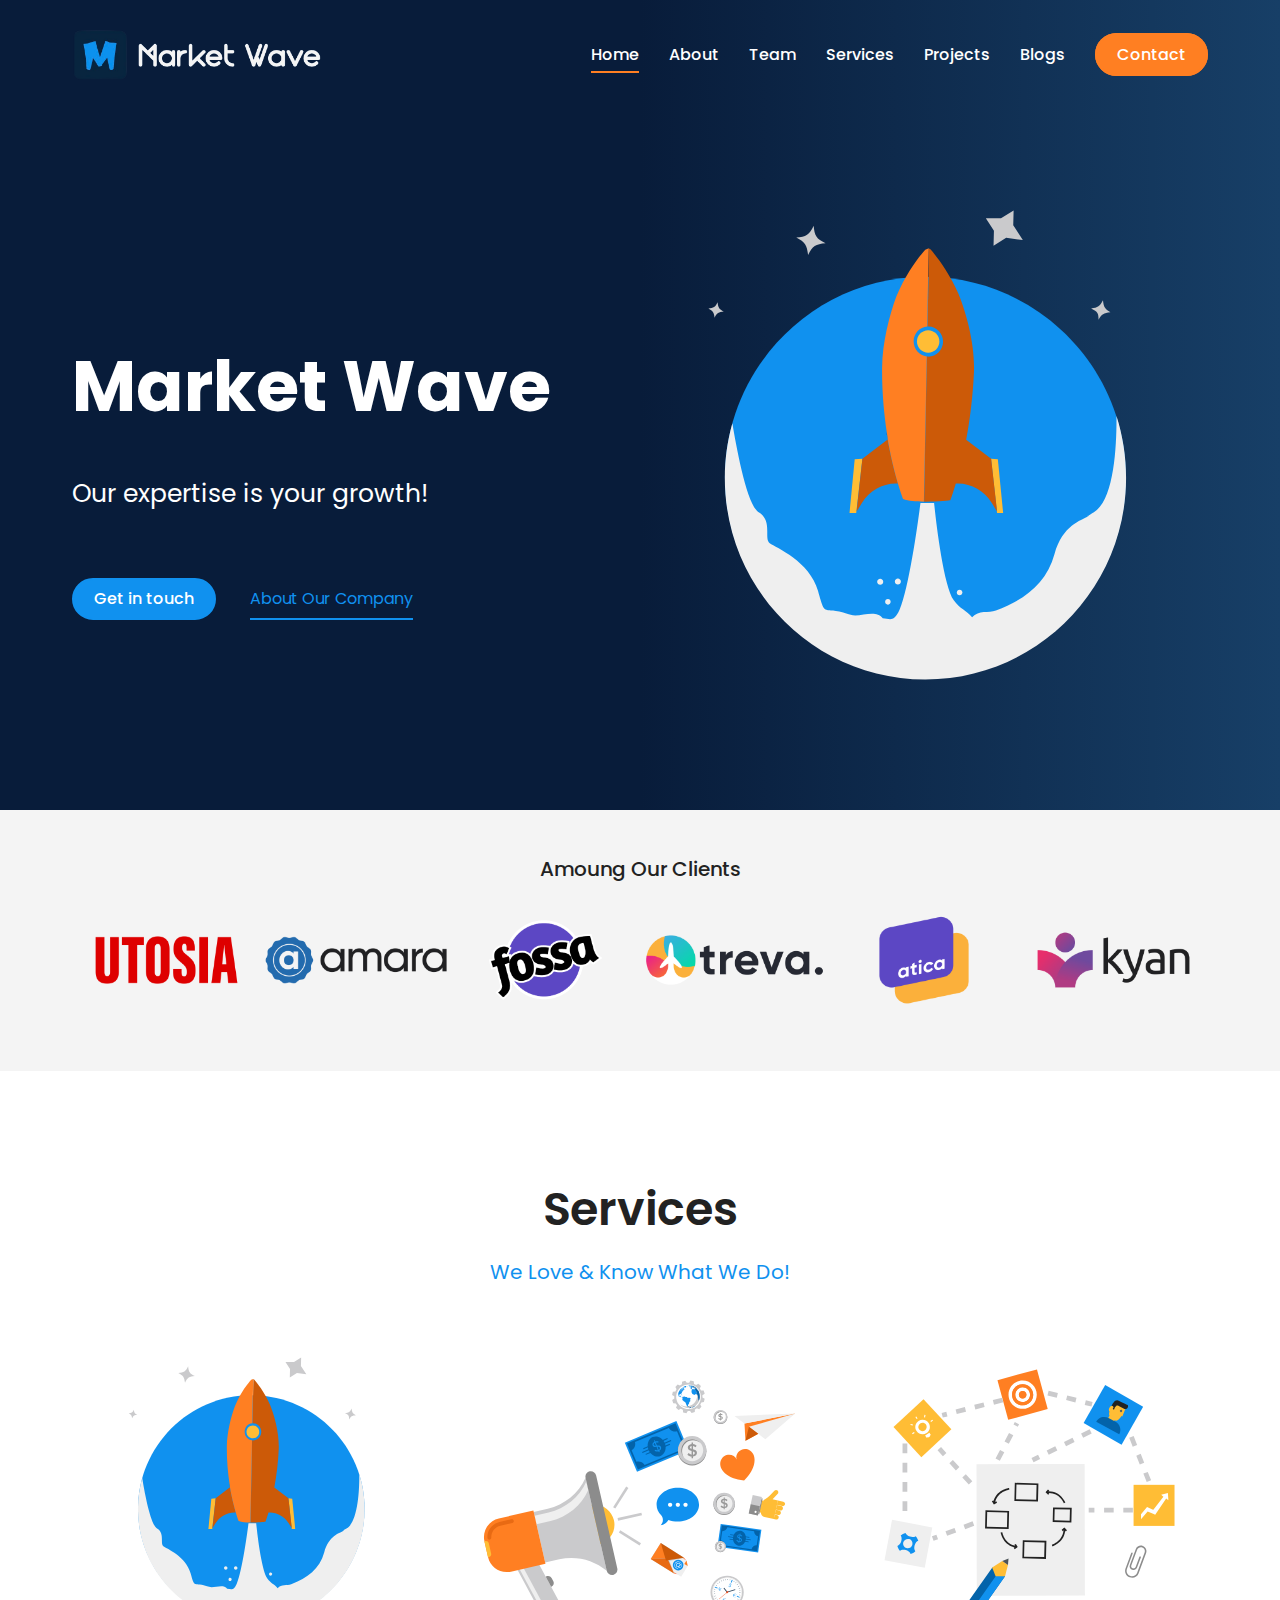
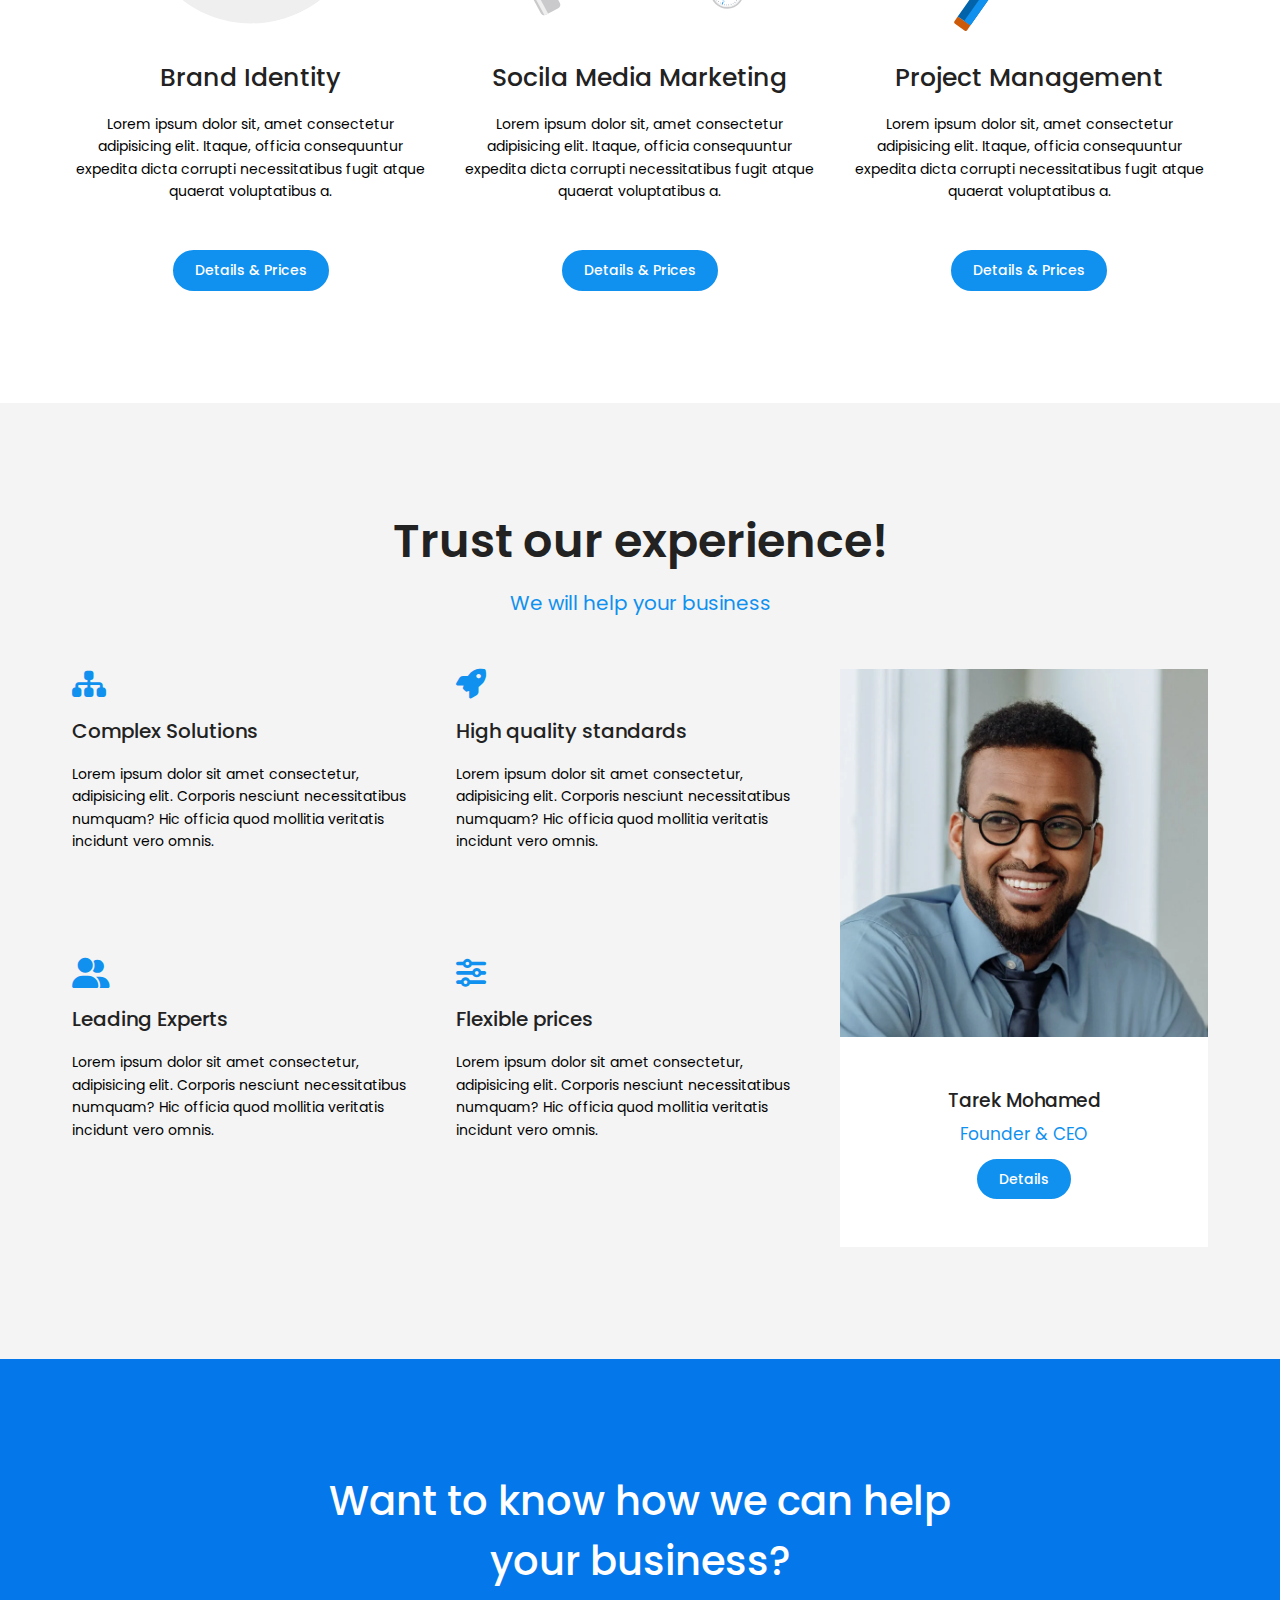
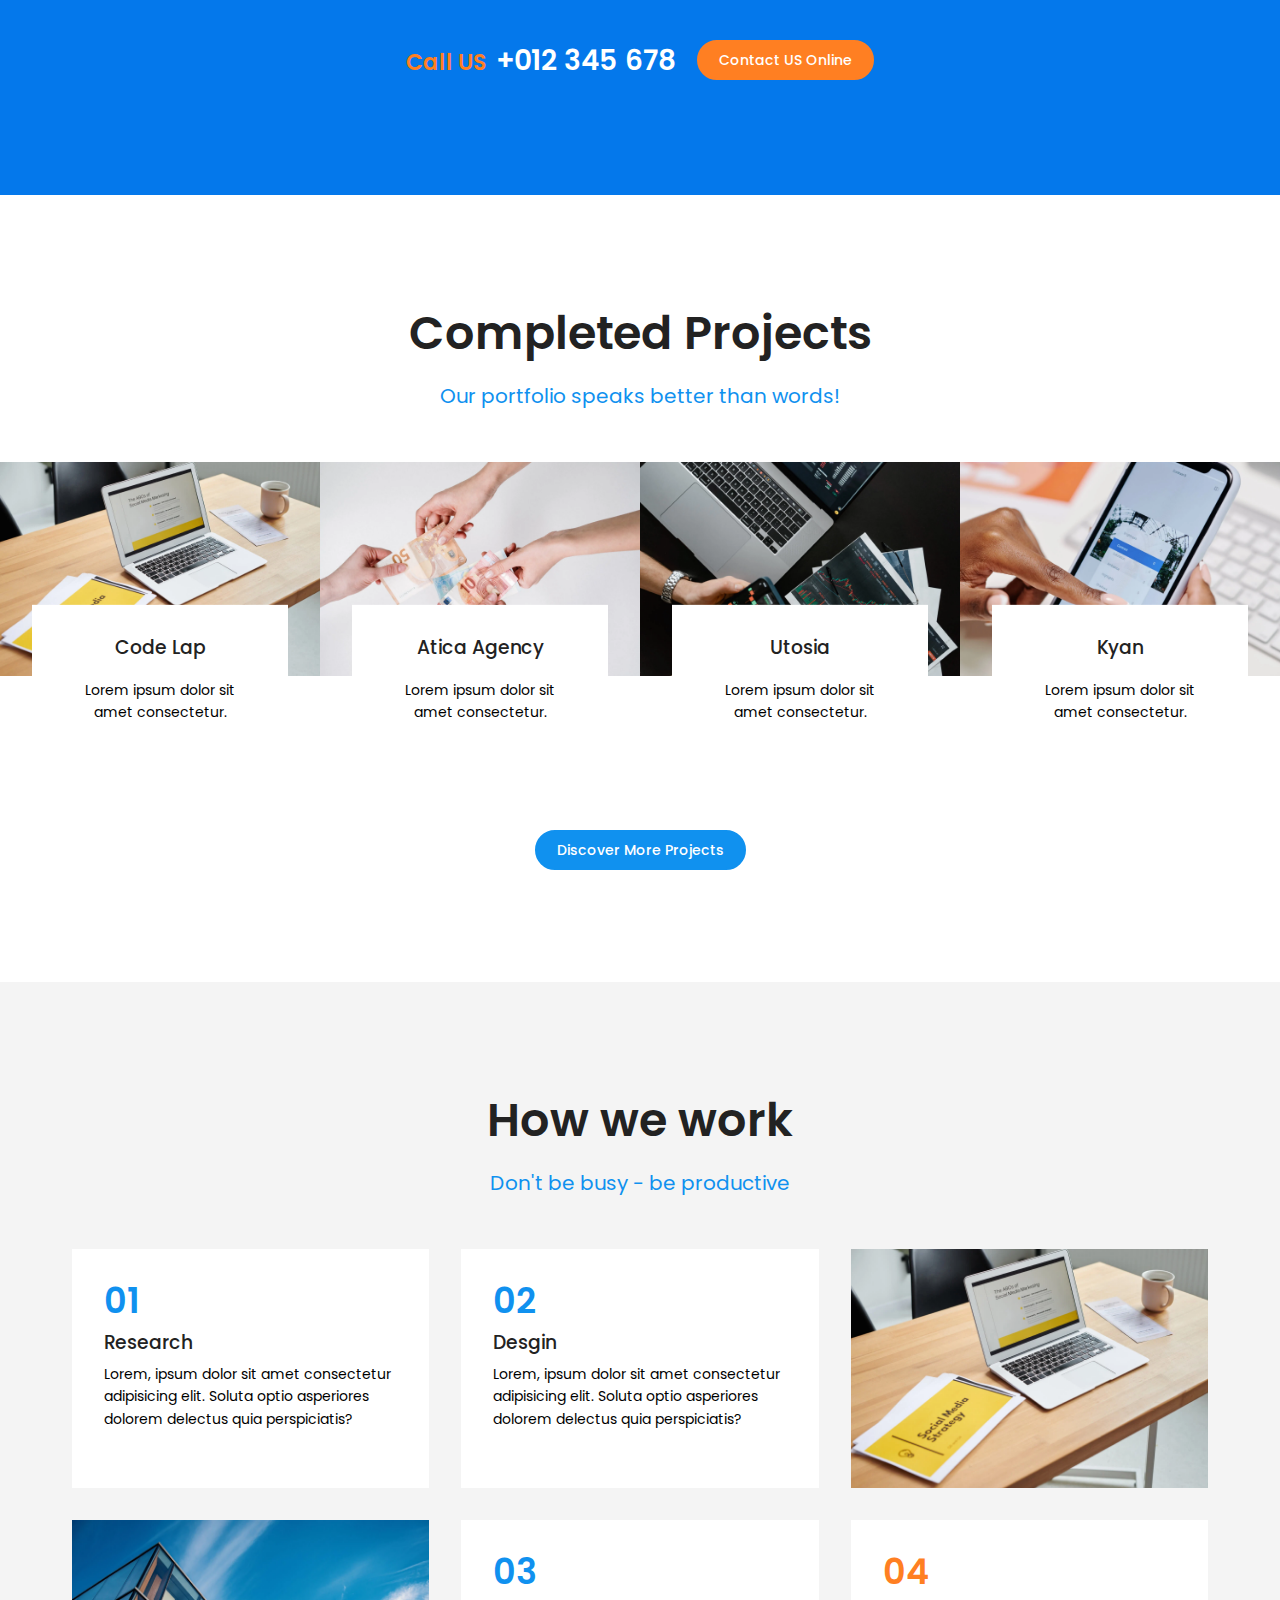
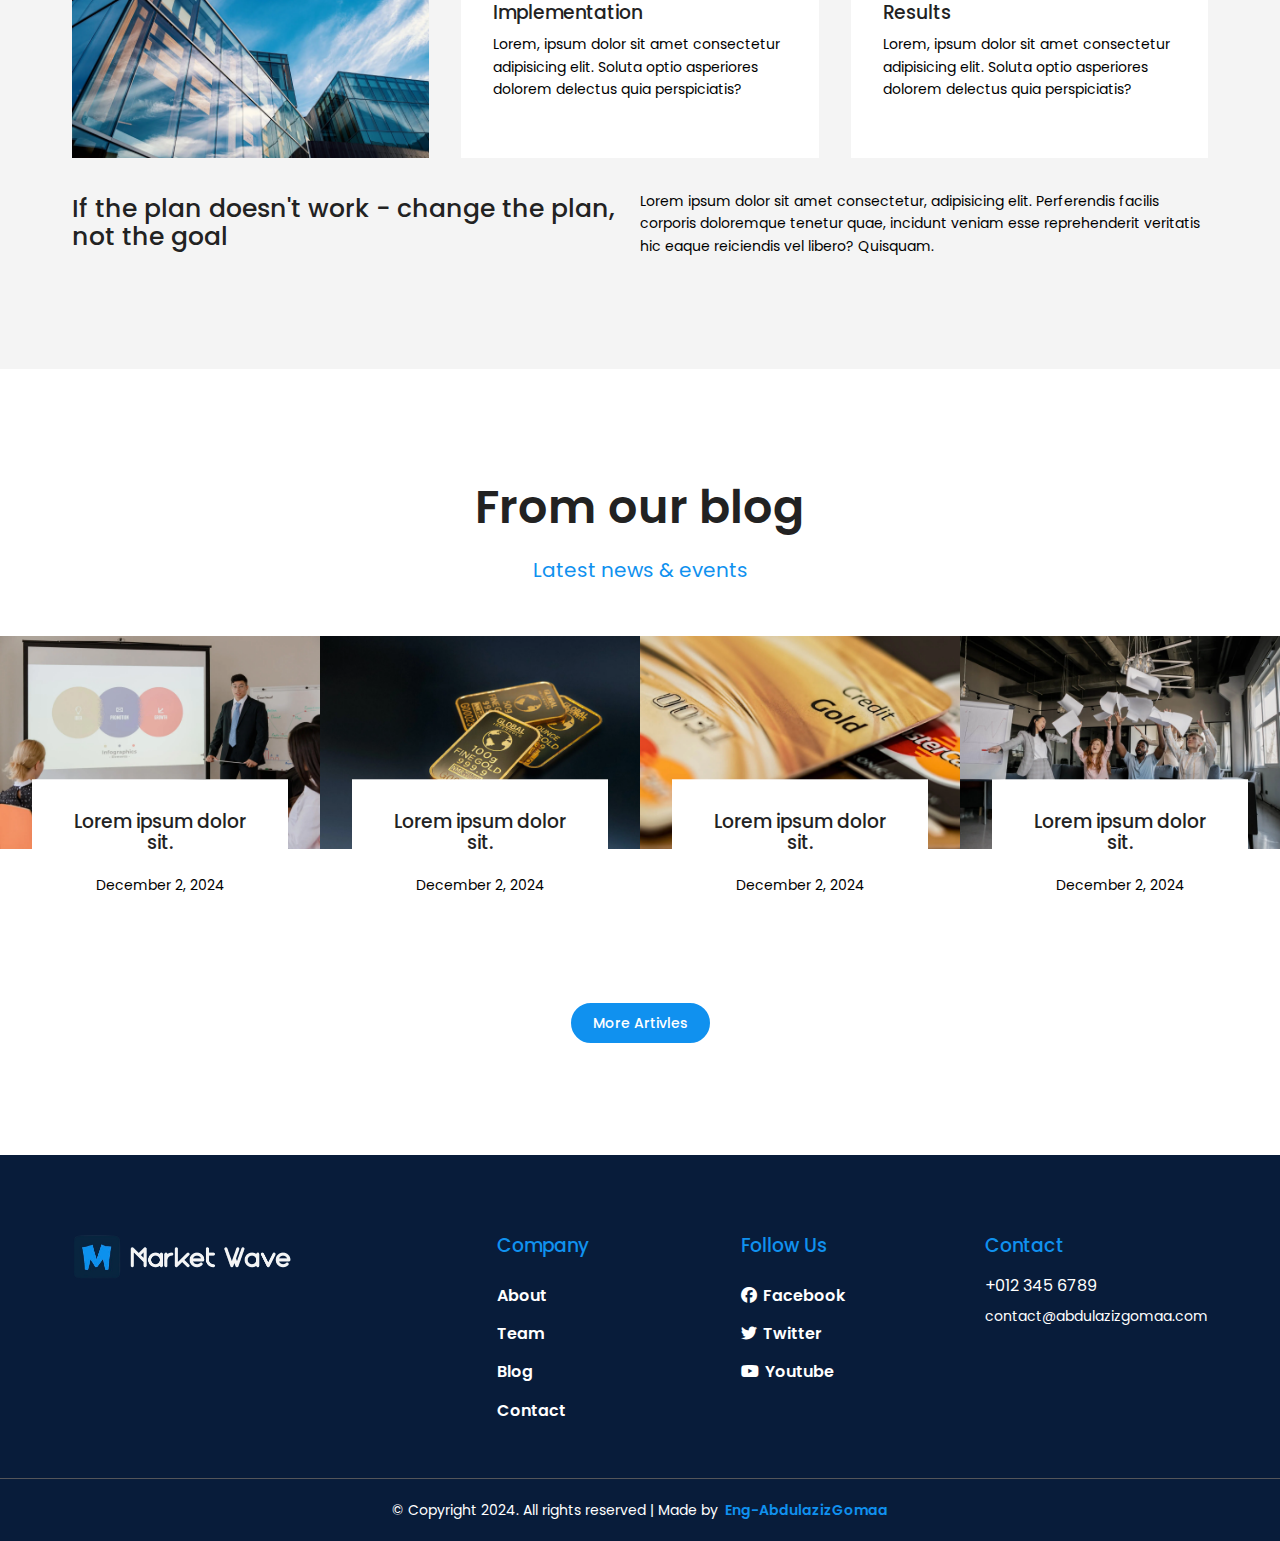
<file: index.html>
<!DOCTYPE html>
<html lang="en">

<head>
    <meta charset="UTF-8">
    <meta name="viewport" content="width=device-width, initial-scale=1.0">
    <meta name="description"
        content="Elevate your brand with Market Wave - Your strategic partner in social marketing and branding identity. We specialize in crafting compelling narratives, engaging content, and impactful strategies to amplify your presence in the digital landscape. Let us guide you through the waves of success.">
    <title>Market Wave Company</title>
    <!-- Favicon -->
    <link rel="Short icon" href="./favicon.ico" type="image/x-icon">
    <link rel="stylesheet" href="css/all.min.css">
    <link rel="stylesheet" href="css/Normalize.css">
    <!-- Style -->
    <link rel="stylesheet" href="css/style.css">
</head>

<body>
    <!-- Start Header -->
    <header id="home">
        <div class="container">
            <div class="nav-bar">

                <img src="./img/logo.png" alt="logo">
                <nav>

                    <ul>
                        <li><a href="./index.html#home" class="active">Home</a></li>
                        <li><a href="./about.html">About</a></li>
                        <li><a href="./teamPages/team.html">Team</a></li>
                        <li><a href="./index.html#services">Services</a></li>
                        <li><a href="./index.html#projects">Projects</a></li>
                        <li><a href="./index.html#blogs">Blogs</a></li>
                        <li><a href="./contact.html" class="btn-primary">Contact</a></li>
                    </ul>
                </nav>

            </div>
            <div class="header-content">
                <div class="col">
                    <h1>Market Wave</h1>
                    <p>Our expertise is your growth!</p>
                    <a href="./contact.html" class="btn btn-secondary">Get in touch</a>
                    <a href="./about.html" class="btn-third">About Our Company</a>
                </div>
                <img src="./img/rocket.svg" alt="rocket">
            </div>
        </div>
    </header>
    <!-- End Header -->
    <!-- Start Client -->
    <main>
        <section id="clients" class="bg-white">
            <div class="container">
                <h2>Amoung Our Clients</h2>
                <div class="row">
                    <img src="./img/client1.webp" alt="client1">
                    <img src="./img/client2.webp" alt="client2">
                    <img src="./img/client3.webp" alt="client3">
                    <img src="./img/client4.webp" alt="client4">
                    <img src="./img/client5.webp" alt="client5">
                    <img src="./img/client6.webp" alt="client6">
                </div>
            </div>
        </section>
    </main>
    <!-- End Client -->
    <!-- Start Services -->
    <section id="services" class="pad-7">
        <div class="container">

            <div class="title">
                <h2>Services</h2>
                <p>We Love &amp; Know What We Do!</p>
            </div>
            <div class="row">
                <div class="col">
                    <img src="./img/rocket.svg" alt="Brand Identity">
                    <h3>Brand Identity</h3>
                    <p>Lorem ipsum dolor sit, amet consectetur adipisicing elit. Itaque, officia consequuntur expedita
                        dicta corrupti necessitatibus fugit atque quaerat voluptatibus a.</p>
                    <a href="./Services/brand.html" class="btn btn-secondary">Details &amp; Prices</a>
                </div>


                <div class="col">
                    <img src="./img/marketing.svg" alt="Socila Media Marketing">
                    <h3>Socila Media Marketing</h3>
                    <p>Lorem ipsum dolor sit, amet consectetur adipisicing elit. Itaque, officia consequuntur expedita
                        dicta
                        corrupti necessitatibus fugit atque quaerat voluptatibus a.</p>
                    <a href="./Services/social.html" class="btn btn-secondary">Details &amp; Prices</a>
                </div>

                <div class="col">
                    <img src="./img/project.svg" alt="Project Management">
                    <h3>Project Management</h3>
                    <p>Lorem ipsum dolor sit, amet consectetur adipisicing elit. Itaque, officia consequuntur expedita
                        dicta
                        corrupti necessitatibus fugit atque quaerat voluptatibus a.</p>
                    <a href="./Services/project.html" class="btn btn-secondary">Details &amp; Prices</a>
                </div>
            </div>
        </div>
    </section>
    <!-- End Services -->
    <!-- Start Experience -->
    <section id="experience" class="pad-7 bg-white">
        <div class="container">
            <div class="title">
                <h2>Trust our experience!</h2>
                <p>We will help your business</p>
            </div>
            <div class="cols">
                <div class="col-1">
                    <div class="row">
                        <div class="item-1">
                            <i class="fa-solid fa-sitemap"></i>
                            <h3>Complex Solutions</h3>
                            <p>Lorem ipsum dolor sit amet consectetur, adipisicing elit. Corporis nesciunt
                                necessitatibus numquam? Hic officia quod mollitia veritatis incidunt vero omnis.</p>
                        </div>
                        <div class="item-2">
                            <i class="fa-solid fa-rocket"></i>
                            <h3>High quality standards</h3>
                            <p>Lorem ipsum dolor sit amet consectetur, adipisicing elit. Corporis nesciunt
                                necessitatibus numquam? Hic officia quod mollitia veritatis incidunt vero omnis.</p>
                        </div>
                    </div>
                    <div class="row">
                        <div class="item-3">
                            <i class="fa-solid fa-user-group"></i>
                            <h3>Leading Experts</h3>
                            <p>Lorem ipsum dolor sit amet consectetur, adipisicing elit. Corporis nesciunt
                                necessitatibus numquam? Hic officia quod mollitia veritatis incidunt vero omnis.</p>
                        </div>
                        <div class="item-4">
                            <i class="fa-solid fa-sliders"></i>
                            <h3>Flexible prices</h3>
                            <p>Lorem ipsum dolor sit amet consectetur, adipisicing elit. Corporis nesciunt
                                necessitatibus numquam? Hic officia quod mollitia veritatis incidunt vero omnis.</p>
                        </div>
                    </div>
                </div>
                <div class="col-2">
                    <img src="./img/person1.webp" alt="Tarek Mohamed">
                    <div class="item-content">
                        <h3>Tarek Mohamed</h3>
                        <p>Founder & CEO</p>
                        <a href="./teamPages/person1.html" class="btn btn-secondary">Details</a>
                    </div>
                </div>
            </div>
        </div>
    </section>
    <!-- End Experience -->
    <!-- Ask Start -->
    <section id="ask" class="pad-7">
        <div class="ask-content">
            <h2>Want to know how we can help your business?</h2>
            <p><span class="text-praimary">Call US</span>+012 345 678</p>
            <a href="./contact.html" class="btn btn-primary">Contact US Online</a>
        </div>
    </section>
    <!-- Ask End -->
    <!-- Start Projects -->
    <section id="projects" class="pad-7">
        <div class="title">
            <h2>Completed Projects</h2>
            <p>Our portfolio speaks better than words!</p>
        </div>
        <div class="row">
            <div class="col">
                <img src="./img/project1.webp" alt="project1">
                <div class="item">
                    <h3>Code Lap</h3>
                    <p>Lorem ipsum dolor sit amet consectetur.</p>
                </div>
            </div>
            <div class="col">
                <img src="./img/project2.webp" alt="project2">
                <div class="item">
                    <h3>Atica Agency</h3>
                    <p>Lorem ipsum dolor sit amet consectetur.</p>
                </div>
            </div>
            <div class="col">
                <img src="./img/project3.webp" alt="project3">
                <div class="item">
                    <h3>Utosia</h3>
                    <p>Lorem ipsum dolor sit amet consectetur.</p>
                </div>
            </div>
            <div class="col">
                <img src="./img/project4.webp" alt="project4">
                <div class="item">
                    <h3>Kyan</h3>
                    <p>Lorem ipsum dolor sit amet consectetur.</p>
                </div>
            </div>
        </div>
        <a href="./Services/project.html" class="btn btn-secondary">Discover More Projects</a>
    </section>
    <!-- End Projects -->
    <!-- Start Work -->
    <section id="work" class="pad-7 bg-white">
        <div class="title">
            <h2>How we work</h2>
            <p>Don't be busy - be productive</p>
        </div>
        <div class="container">

            <div class="row">
                <div class="item">
                    <span class="text-secondary">01</span>
                    <h3>Research</h3>
                    <p>Lorem, ipsum dolor sit amet consectetur adipisicing elit. Soluta optio asperiores dolorem
                        delectus quia perspiciatis?</p>
                </div>
                <div class="item">
                    <span class="text-secondary">02</span>
                    <h3>Desgin</h3>
                    <p>Lorem, ipsum dolor sit amet consectetur adipisicing elit. Soluta optio asperiores dolorem
                        delectus quia perspiciatis?</p>
                </div>
                <img src="./img/project1.webp" alt="project">
                <img src="./img/work.webp" alt="work">
                <div class="item">
                    <span class="text-secondary">03</span>
                    <h3>Implementation</h3>
                    <p>Lorem, ipsum dolor sit amet consectetur adipisicing elit. Soluta optio asperiores dolorem
                        delectus quia perspiciatis?</p>
                </div>
                <div class="item">
                    <span class="text-praimary">04</span>
                    <h3>Results</h3>
                    <p>Lorem, ipsum dolor sit amet consectetur adipisicing elit. Soluta optio asperiores dolorem
                        delectus quia perspiciatis?</p>
                </div>
            </div>
            <div class="qoute">
                <h3>If the plan doesn't work - change the plan, not the goal</h3>
                <p>Lorem ipsum dolor sit amet consectetur, adipisicing elit. Perferendis facilis corporis doloremque
                    tenetur quae, incidunt veniam esse reprehenderit veritatis hic eaque reiciendis vel libero?
                    Quisquam.</p>
            </div>
        </div>
    </section>
    <!-- End Work -->
    <!-- Start Blogs -->
    <section id="blogs" class="pad-7">
        <div class="title">
            <h2>From our blog</h2>
            <p>Latest news & events</p>
        </div>
        <div class="row">
            <div class="col">
                <img src="./img/blog1.webp" alt="project1">
                <div class="item">
                    <h3>Lorem ipsum dolor sit.</h3>
                    <p>December 2, 2024</p>
                </div>
            </div>
            <div class="col">
                <img src="./img/blog2.webp" alt="project2">
                <div class="item">
                    <h3>Lorem ipsum dolor sit.</h3>
                    <p>December 2, 2024</p>
                </div>
            </div>
            <div class="col">
                <img src="./img/blog3.webp" alt="project3">
                <div class="item">
                    <h3>Lorem ipsum dolor sit.</h3>
                    <p>December 2, 2024</p>
                </div>
            </div>
            <div class="col">
                <img src="./img/blog4.webp" alt="project4">
                <div class="item">
                    <h3>Lorem ipsum dolor sit.</h3>
                    <p>December 2, 2024</p>
                </div>
            </div>
        </div>
        <a href="./blogPages/blog.html" class="btn btn-secondary">More Artivles</a>
    </section>
    <!-- End Projects -->
    <!-- Start Footer -->
    <footer id="footer">
        <div class="container">
            <div class="row">
                <img src="./img/logo.png" alt="logo">
                <div class="col">

                    <h3>Company</h3>
                    <ul>
                        <li><a href="./about.html">About</a></li>
                        <li><a href="./teamPages/team.html">Team</a></li>
                        <li><a href="./blogPages/blog.html">Blog</a></li>
                        <li><a href="./contact.html">Contact</a></li>
                    </ul>
                </div>
                <div class="col">
                    <h3>Follow Us</h3>
                    <ul>
                        <li><a href="#"><i class="fa-brands fa-facebook"></i>Facebook</a></li>
                    </ul>
                    <ul>
                        <li><a href="#"><i class="fa-brands fa-twitter"></i>Twitter</a></li>
                    </ul>
                    <ul>
                        <li><a href="#"><i class="fa-brands fa-youtube"></i>Youtube</a></li>
                    </ul>

                </div>
                <div class="col">
                    <h3>Contact</h3>
                    <span>+012 345 6789</span>
                    <p>contact@abdulazizgomaa.com</p>
                </div>
            </div>
        </div>
        <div class="designer">
            <p>&copy; Copyright 2024. All rights reserved | Made by <a href="https://github.com/EngAbdulazizGomaa">Eng-AbdulazizGomaa</a></p>
        </div>
    </footer>
    <!-- End Footer -->
</body>

</html>
</file>
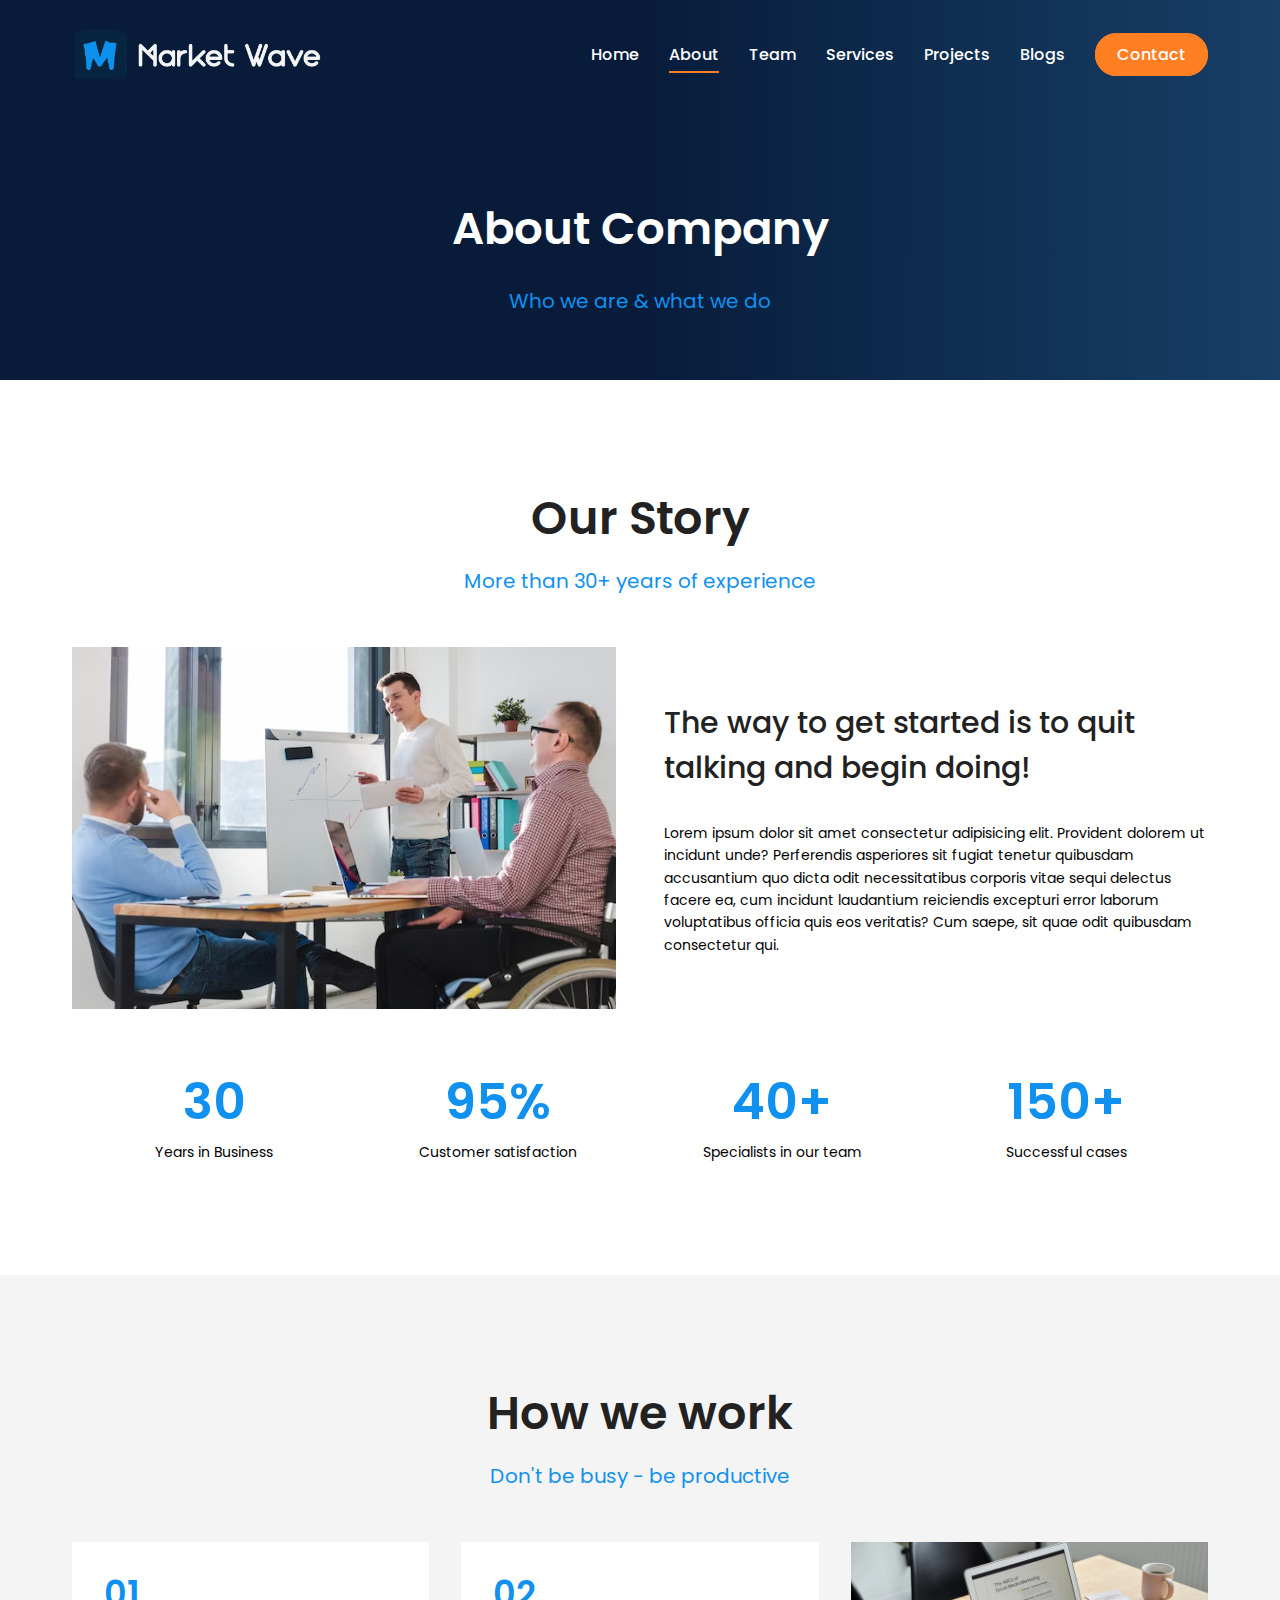
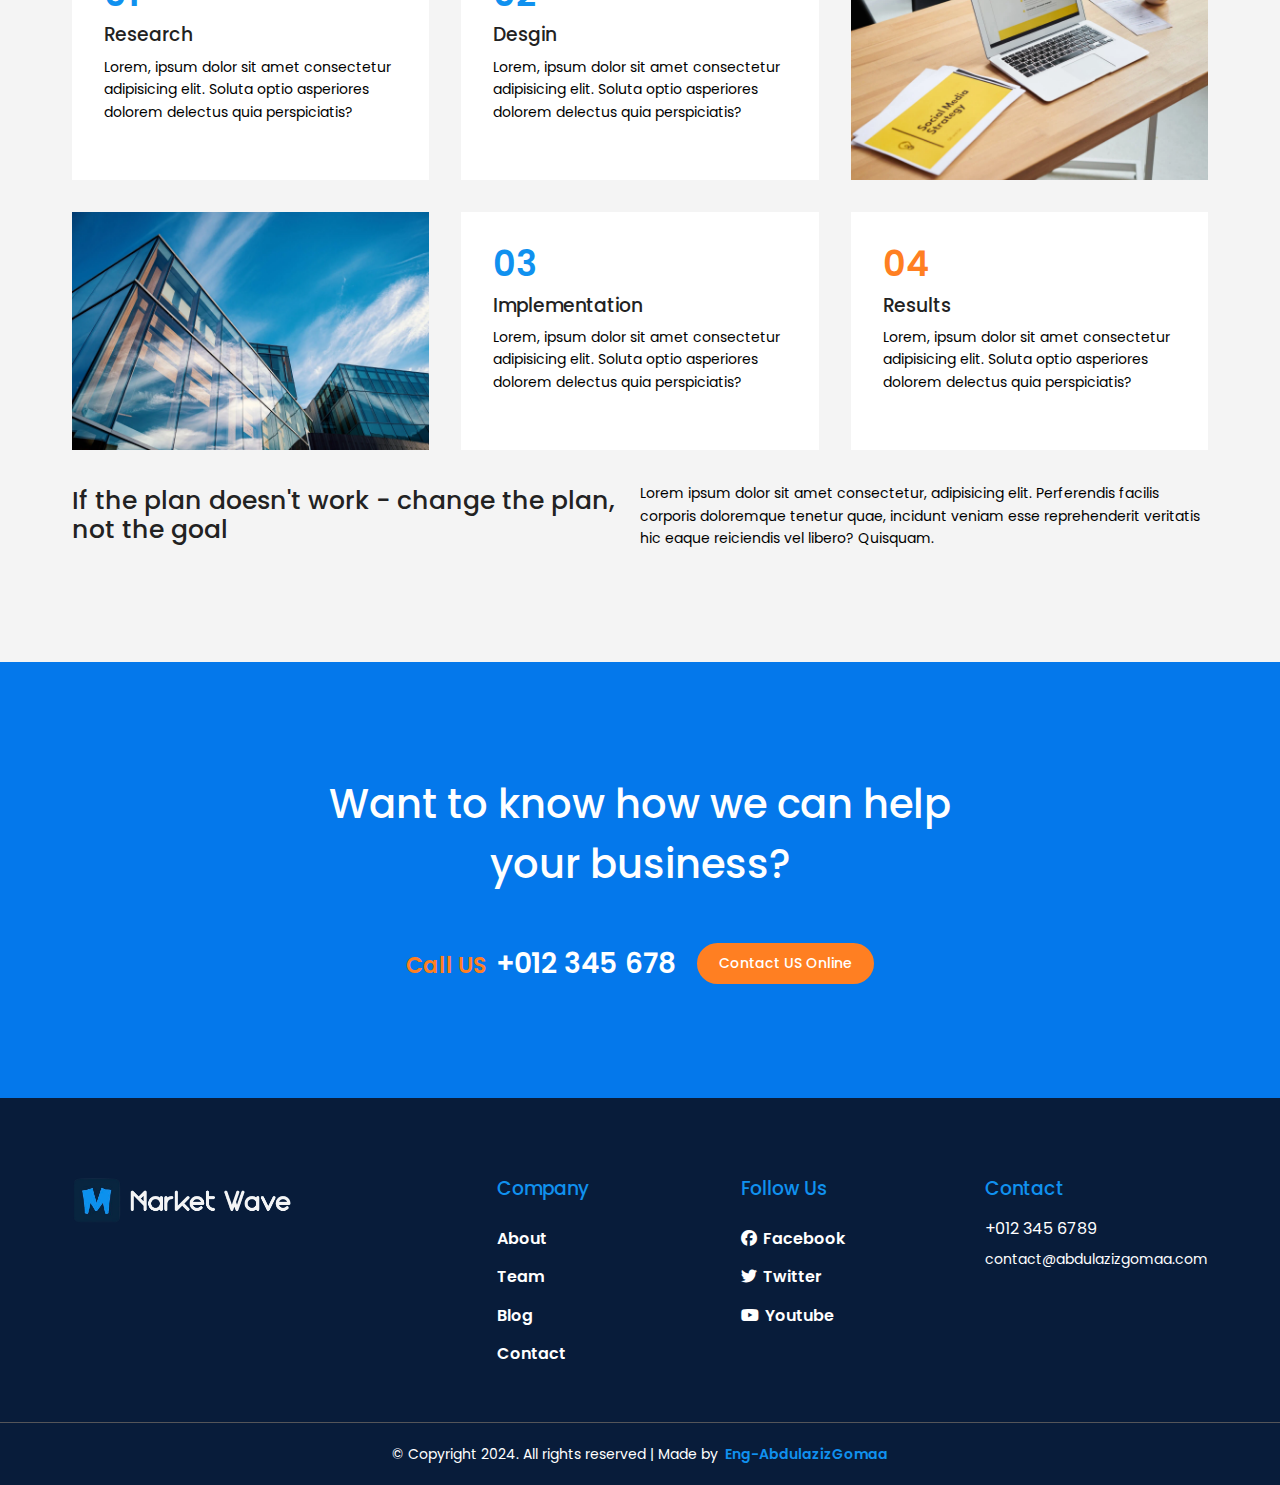
<file: about.html>
<!DOCTYPE html>
<html lang="en">

<head>
    <meta charset="UTF-8">
    <meta name="viewport" content="width=device-width, initial-scale=1.0">
    <meta name="description"
        content="Elevate your brand with Market Wave - Your strategic partner in social marketing and branding identity. We specialize in crafting compelling narratives, engaging content, and impactful strategies to amplify your presence in the digital landscape. Let us guide you through the waves of success.">
    <title>Market Wave Company</title>
    <!-- Favicon -->
    <link rel="Short icon" href="./favicon.ico" type="image/x-icon">
    <link rel="stylesheet" href="css/all.min.css">
    <link rel="stylesheet" href="css/Normalize.css">
    <!-- Style -->
    <link rel="stylesheet" href="css/style.css">
</head>

<body>
    <!-- Start Header -->
    <header id="about-page">
        <div class="container">
            <div class="nav-bar">

                <img src="./img/logo.png" alt="logo">
                <nav>

                    <ul>
                        <li><a href="./index.html#home">Home</a></li>
                        <li><a href="./about.html" class="active">About</a></li>
                        <li><a href="./teamPages/team.html">Team</a></li>
                        <li><a href="./index.html#services">Services</a></li>
                        <li><a href="./Services/project.html">Projects</a></li>
                        <li><a href="./index.html#blog">Blogs</a></li>
                        <li><a href="./contact.html" class="btn-primary">Contact</a></li>
                    </ul>
                </nav>
            </div>
            <div class="about-content">
                <h1>About Company</h1>
                <p>Who we are &amp; what we do</p>
            </div>
    </header>
    <!-- End Header -->
    <!-- Start Story -->
    <header id="story" class="pad-7">
        <div class="container">
            <div class="title">
                <h2>Our Story</h2>
                <p>More than 30+ years of experience</p>
            </div>
            <div class="row">
                <img src="./img/story.avif" alt="story">
                <div class="col">
                    <h3>The way to get started is to quit talking and begin doing!</h3>
                    <p>Lorem ipsum dolor sit amet consectetur adipisicing elit. Provident dolorem ut incidunt unde?
                        Perferendis
                        asperiores sit fugiat tenetur quibusdam accusantium quo dicta odit necessitatibus corporis vitae
                        sequi
                        delectus facere ea, cum incidunt laudantium reiciendis excepturi error laborum voluptatibus
                        officia quis
                        eos veritatis? Cum saepe, sit quae odit quibusdam consectetur qui.</p>
                </div>
            </div>
            <div class="status">
                <div>
                    <span class="text-secondary">30</span>
                    <p>Years in Business</p>
                </div>
                <div>
                    <span class="text-secondary">95%</span>
                    <p>Customer satisfaction</p>
                </div>
                <div>
                    <span class="text-secondary">40+</span>
                    <p>Specialists in our team</p>
                </div>
                <div>
                    <span class="text-secondary">150+</span>
                    <p>Successful cases</p>
                </div>
            </div>
        </div>
    </header>
    <!-- End Story -->
    <!-- Start Work -->
    <section id="work" class="pad-7 bg-white">
        <div class="title">
            <h2>How we work</h2>
            <p>Don't be busy - be productive</p>
        </div>
        <div class="container">

            <div class="row">
                <div class="item">
                    <span class="text-secondary">01</span>
                    <h3>Research</h3>
                    <p>Lorem, ipsum dolor sit amet consectetur adipisicing elit. Soluta optio asperiores dolorem
                        delectus quia perspiciatis?</p>
                </div>
                <div class="item">
                    <span class="text-secondary">02</span>
                    <h3>Desgin</h3>
                    <p>Lorem, ipsum dolor sit amet consectetur adipisicing elit. Soluta optio asperiores dolorem
                        delectus quia perspiciatis?</p>
                </div>
                <img src="./img/project1.webp" alt="project">
                <img src="./img/work.webp" alt="work">
                <div class="item">
                    <span class="text-secondary">03</span>
                    <h3>Implementation</h3>
                    <p>Lorem, ipsum dolor sit amet consectetur adipisicing elit. Soluta optio asperiores dolorem
                        delectus quia perspiciatis?</p>
                </div>
                <div class="item">
                    <span class="text-praimary">04</span>
                    <h3>Results</h3>
                    <p>Lorem, ipsum dolor sit amet consectetur adipisicing elit. Soluta optio asperiores dolorem
                        delectus quia perspiciatis?</p>
                </div>
            </div>
            <div class="qoute">
                <h3>If the plan doesn't work - change the plan, not the goal</h3>
                <p>Lorem ipsum dolor sit amet consectetur, adipisicing elit. Perferendis facilis corporis doloremque
                    tenetur quae, incidunt veniam esse reprehenderit veritatis hic eaque reiciendis vel libero?
                    Quisquam.</p>
            </div>
        </div>
    </section>
    <!-- End Work -->

    <!-- Ask Start -->
    <section id="ask" class="pad-7">
        <div class="ask-content">
            <h2>Want to know how we can help your business?</h2>
            <p><span class="text-praimary">Call US</span>+012 345 678</p>
            <a href="./contact.html" class="btn btn-primary">Contact US Online</a>
        </div>
    </section>
    <!-- Ask End -->
    <!-- Start Footer -->
    <footer id="footer">
        <div class="container">
            <div class="row">
                <img src="./img/logo.png" alt="logo">
                <div class="col">

                    <h3>Company</h3>
                    <ul>
                        <li><a href="./about.html">About</a></li>
                        <li><a href="./teamPages/team.html">Team</a></li>
                        <li><a href="./blogPages/blog.html">Blog</a></li>
                        <li><a href="./contact.html">Contact</a></li>
                    </ul>
                </div>
                <div class="col">
                    <h3>Follow Us</h3>
                    <ul>
                        <li><a href="#"><i class="fa-brands fa-facebook"></i>Facebook</a></li>
                    </ul>
                    <ul>
                        <li><a href="#"><i class="fa-brands fa-twitter"></i>Twitter</a></li>
                    </ul>
                    <ul>
                        <li><a href="#"><i class="fa-brands fa-youtube"></i>Youtube</a></li>
                    </ul>

                </div>
                <div class="col">
                    <h3>Contact</h3>
                    <span>+012 345 6789</span>
                    <p>contact@abdulazizgomaa.com</p>
                </div>
            </div>
        </div>
        <div class="designer">
            <p>&copy; Copyright 2024. All rights reserved | Made by <a href="https://github.com/EngAbdulazizGomaa">Eng-AbdulazizGomaa</a></p>
        </div>
    </footer>
    <!-- End Footer -->
</body>

</html>
</file>
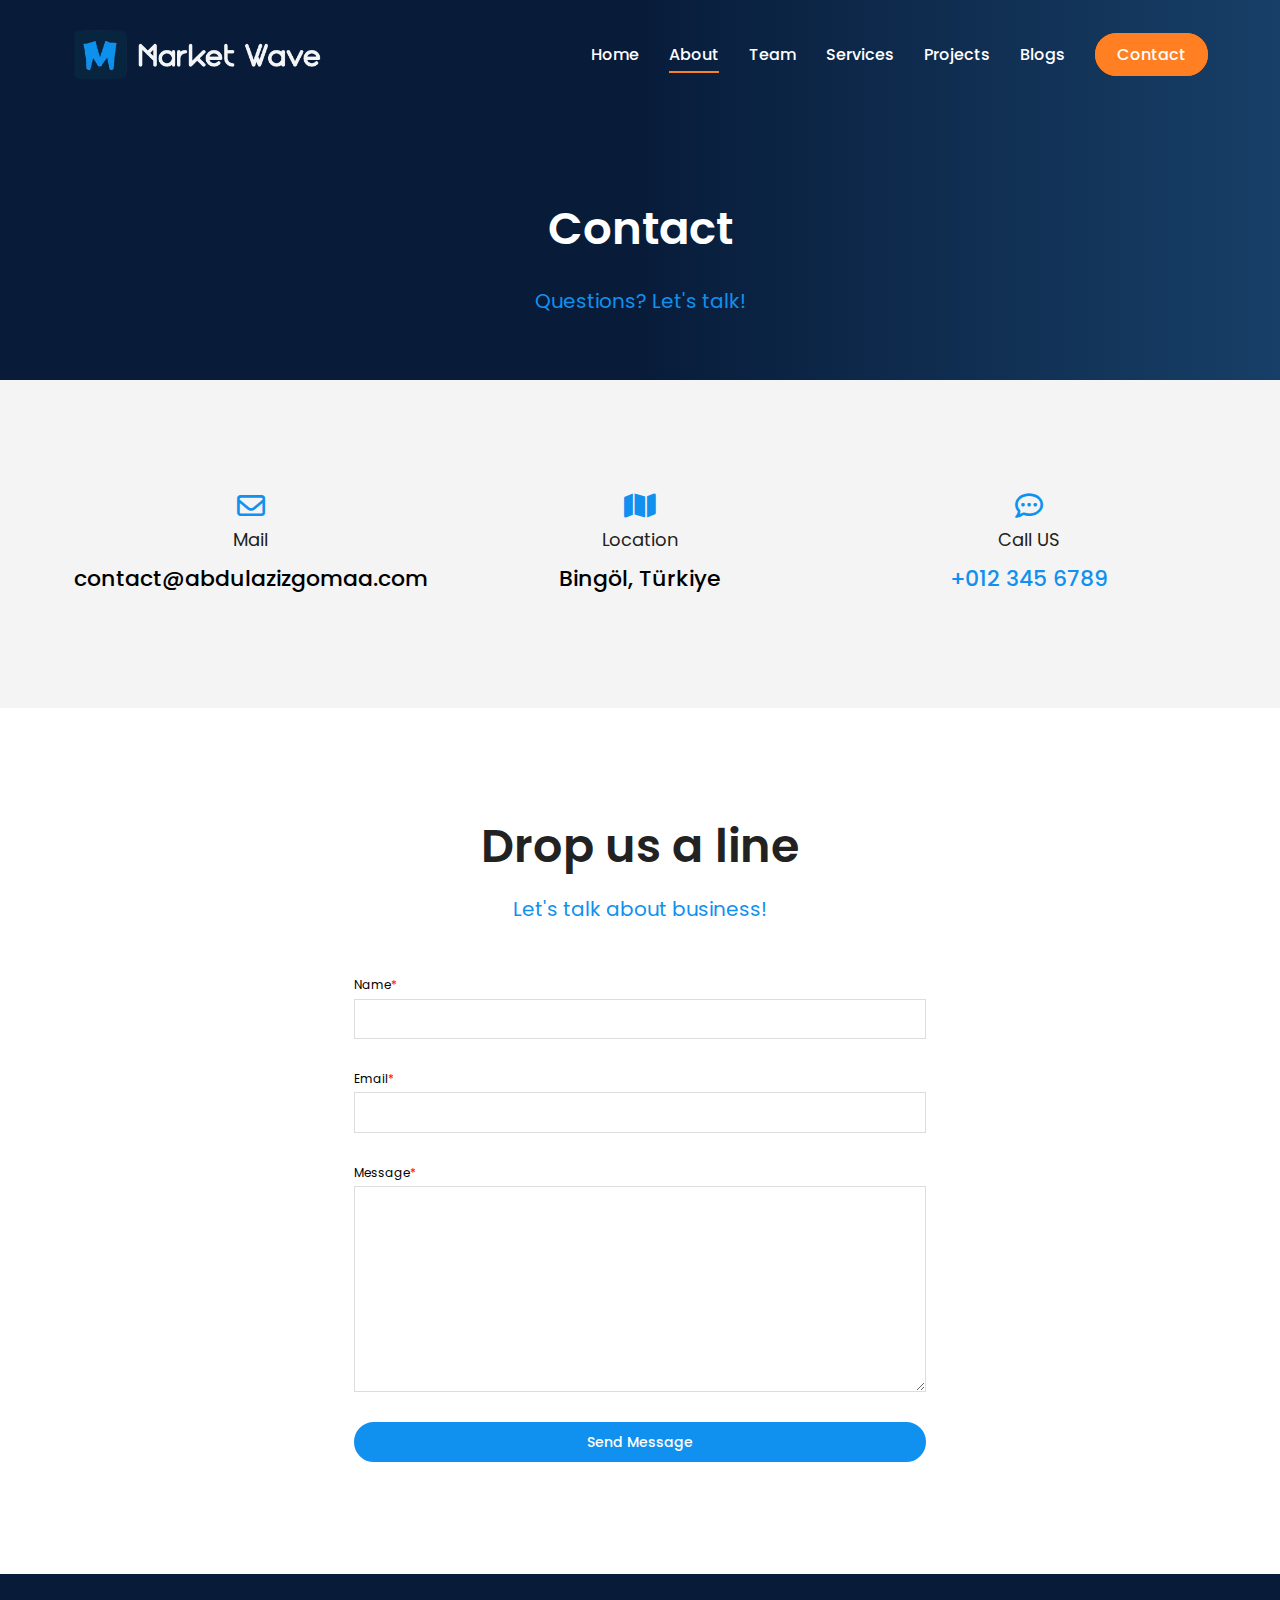
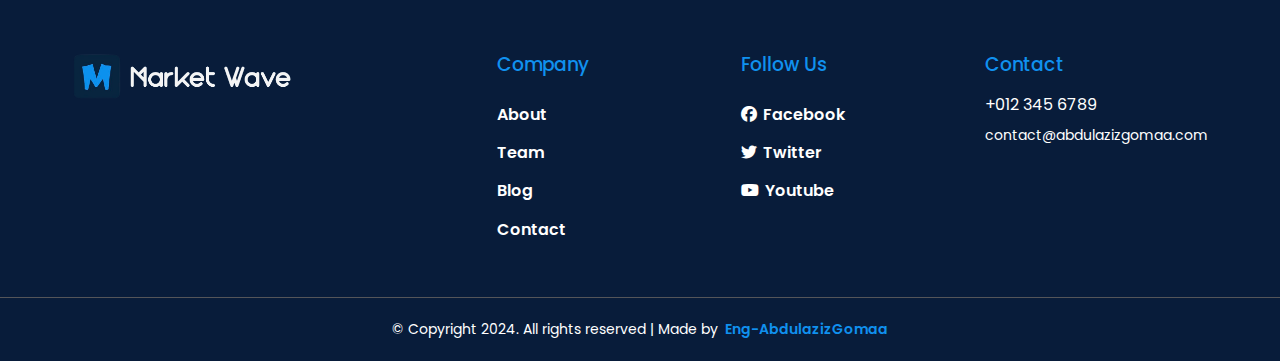
<file: contact.html>
<!DOCTYPE html>
<html lang="en">

<head>
    <meta charset="UTF-8">
    <meta name="viewport" content="width=device-width, initial-scale=1.0">
    <meta name="description"
        content="Elevate your brand with Market Wave - Your strategic partner in social marketing and branding identity. We specialize in crafting compelling narratives, engaging content, and impactful strategies to amplify your presence in the digital landscape. Let us guide you through the waves of success.">
    <title>Market Wave Company</title>
    <!-- Favicon -->
    <link rel="Short icon" href="./favicon.ico" type="image/x-icon">
    <link rel="stylesheet" href="css/all.min.css">
    <link rel="stylesheet" href="css/Normalize.css">
    <!-- Style -->
    <link rel="stylesheet" href="css/style.css">
</head>

<body>
    <!-- Start Header -->
    <header id="about-page">
        <div class="container">
            <div class="nav-bar">

                <img src="./img/logo.png" alt="logo">
                <nav>

                    <ul>
                        <li><a href="./index.html#home">Home</a></li>
                        <li><a href="./about.html" class="active">About</a></li>
                        <li><a href="./teamPages/team.html">Team</a></li>
                        <li><a href="./index.html#services">Services</a></li>
                        <li><a href="./Services/project.html">Projects</a></li>
                        <li><a href="./index.html#blog">Blogs</a></li>
                        <li><a href="./contact.html" class="btn-primary">Contact</a></li>
                    </ul>
                </nav>
            </div>
            <div class="about-content">
                <h1>Contact</h1>
                <p>Questions? Let's talk!</p>
            </div>
    </header>
    <!-- End Header -->
    <!-- Start location -->
    <section id="location" class="pad-7 bg-white">
        <div class="container">
            <div class="row">

                <div class="col">
                    <i class="fa-regular fa-envelope"></i>
                    <h2>Mail</h2>
                    <p>contact@abdulazizgomaa.com</p>
                </div>
                <div class="col">

                    <i class="fa-solid fa-map"></i>
                    <h2>Location</h2>
                    <p>Bingöl, Türkiye</p>
                </div>
                <div class="col">
                    <i class="fa-regular fa-comment-dots"></i>
                    <h2>Call US</h2>
                    <p class="text-secondary">+012 345 6789</p>
                </div>
            </div>
        </div>
    </section>
    <!-- End location -->
    <!-- Start Form -->
    <section id="form" class="pad-7">
        <div class="container">
            <div class="title">
                <h2>Drop us a line</h2>
                <p>Let's talk about business!</p>
            </div>
            <form>
                <div class="from-control">
                    <label>Name</label>
                    <input type="text" required>
                </div>
                <div class="from-control">
                    <label>Email</label>
                    <input type="Email" required>
                </div>
                <div class="from-control">
                    <label>Message</label>
                    <textarea name="message" cols="30" rows="10"></textarea>
                </div>
                <button type="submit" class="btn btn-secondary">Send Message</button>
            </form>
        </div>
    </section>
    <!-- End Form -->
    <!-- Start Footer -->
    <footer id="footer">
        <div class="container">
            <div class="row">
                <img src="./img/logo.png" alt="logo">
                <div class="col">

                    <h3>Company</h3>
                    <ul>
                        <li><a href="./about.html">About</a></li>
                        <li><a href="./teamPages/team.html">Team</a></li>
                        <li><a href="./blogPages/blog.html">Blog</a></li>
                        <li><a href="./contact.html">Contact</a></li>
                    </ul>
                </div>
                <div class="col">
                    <h3>Follow Us</h3>
                    <ul>
                        <li><a href="#"><i class="fa-brands fa-facebook"></i>Facebook</a></li>
                    </ul>
                    <ul>
                        <li><a href="#"><i class="fa-brands fa-twitter"></i>Twitter</a></li>
                    </ul>
                    <ul>
                        <li><a href="#"><i class="fa-brands fa-youtube"></i>Youtube</a></li>
                    </ul>

                </div>
                <div class="col">
                    <h3>Contact</h3>
                    <span>+012 345 6789</span>
                    <p>contact@abdulazizgomaa.com</p>
                </div>
            </div>
        </div>
        <div class="designer">
            <p>&copy; Copyright 2024. All rights reserved | Made by <a href="https://github.com/EngAbdulazizGomaa">Eng-AbdulazizGomaa</a></p>
        </div>
    </footer>
    <!-- End Footer -->
</body>

</html>
</file>
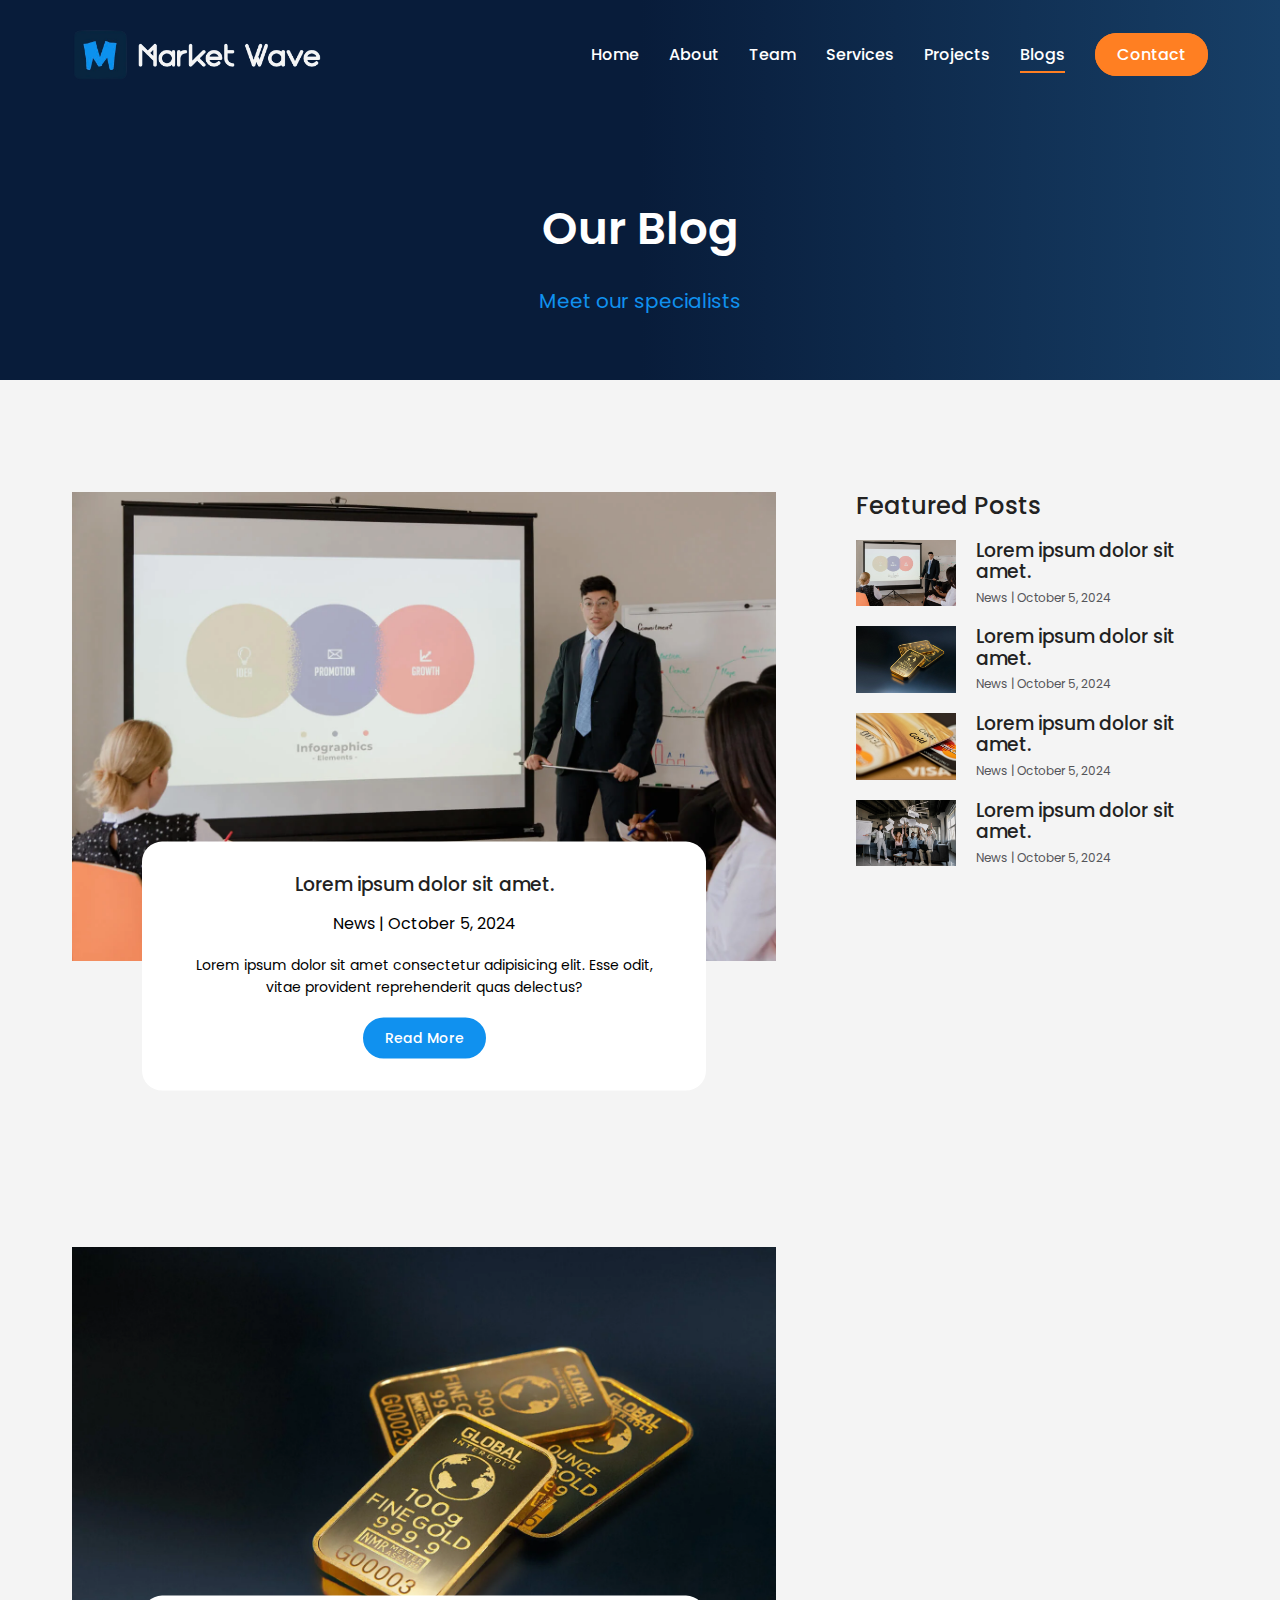
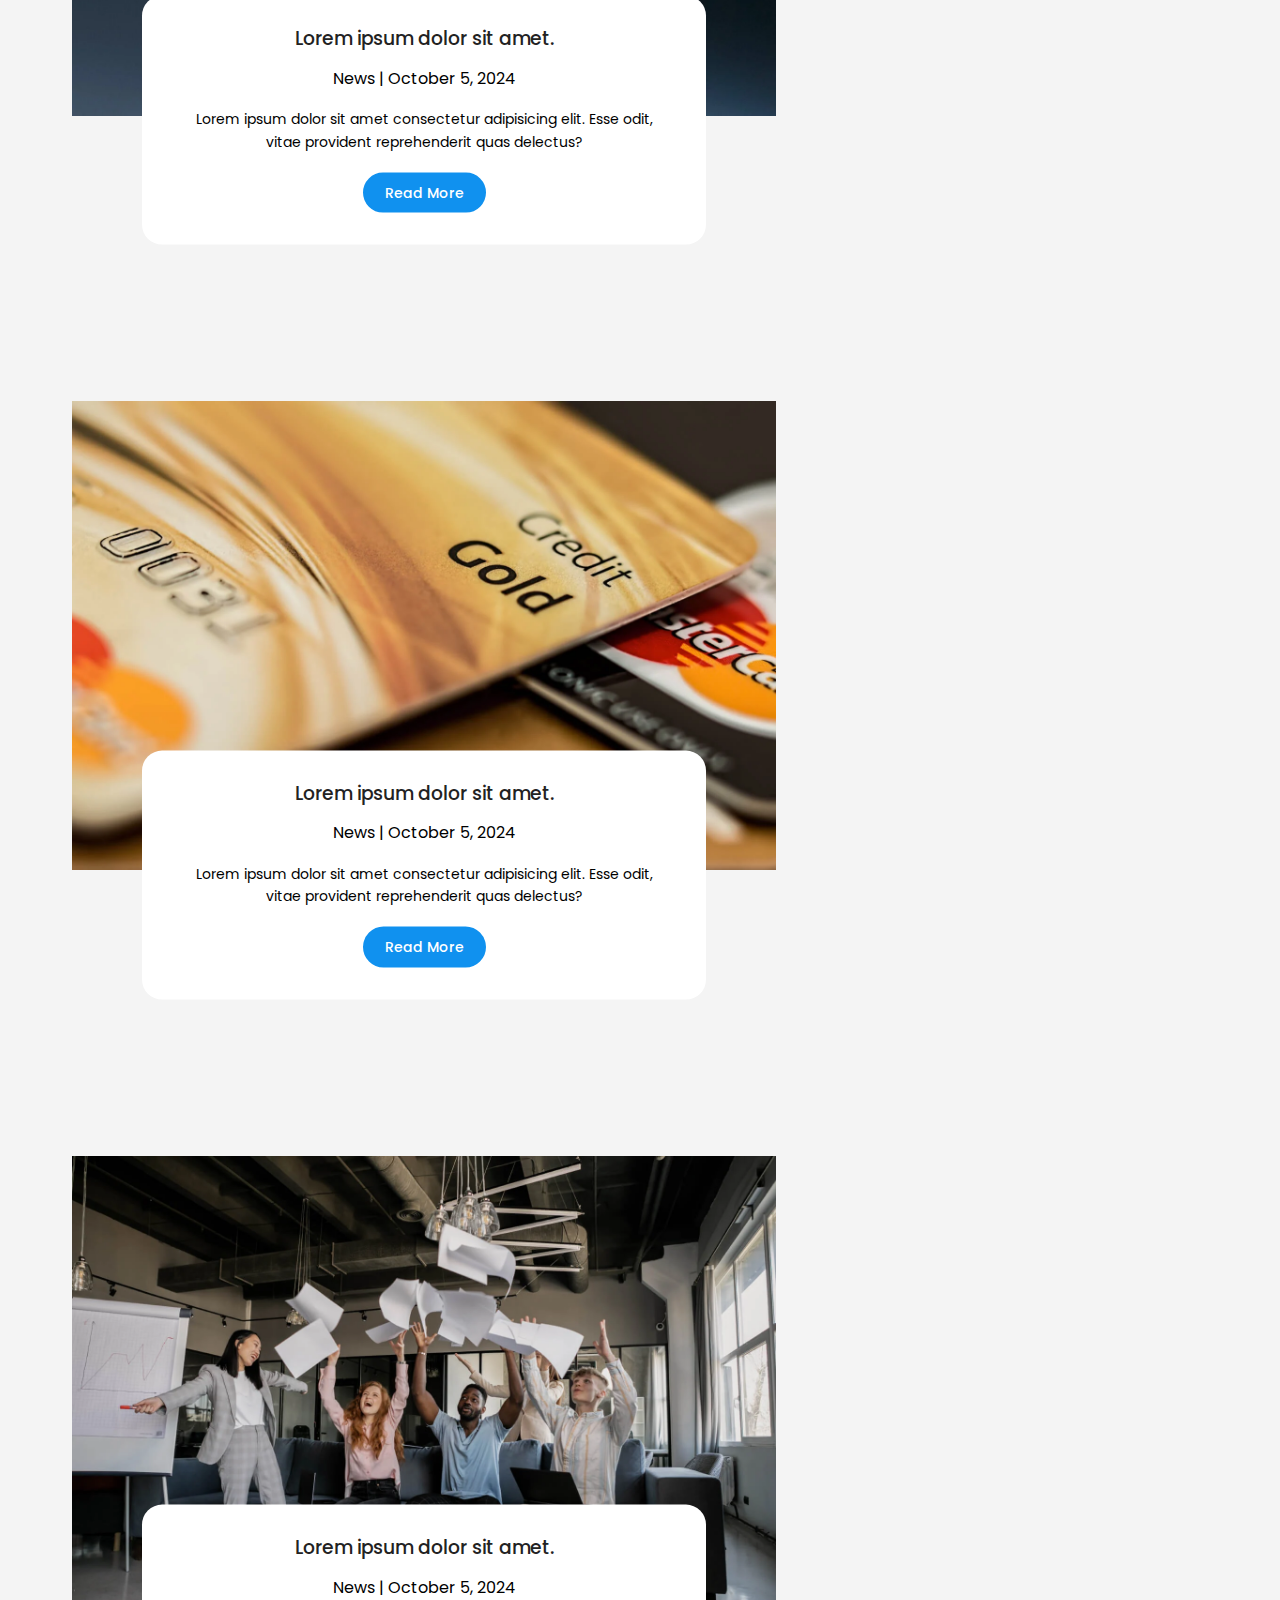
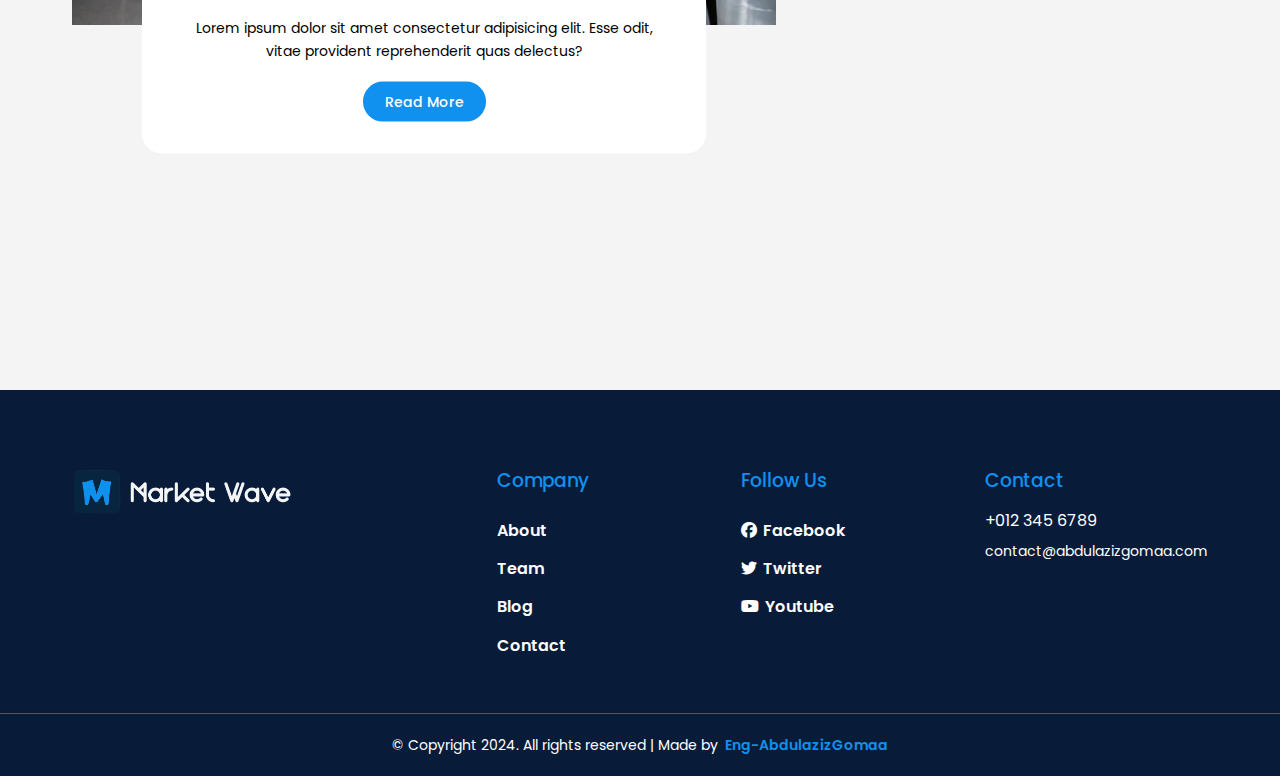
<file: blogPages/blog.html>
<!DOCTYPE html>
<html lang="en">

<head>
    <meta charset="UTF-8">
    <meta name="viewport" content="width=device-width, initial-scale=1.0">
    <meta name="description"
        content="Elevate your brand with Market Wave - Your strategic partner in social marketing and branding identity. We specialize in crafting compelling narratives, engaging content, and impactful strategies to amplify your presence in the digital landscape. Let us guide you through the waves of success.">
    <title>Market Wave Company</title>
    <!-- Favicon -->
    <link rel="Short icon" href="../favicon.ico" type="image/x-icon">
    <link rel="stylesheet" href="../css/all.min.css">
    <link rel="stylesheet" href="../css/Normalize.css">
    <!-- Style -->
    <link rel="stylesheet" href="../css/style.css">
</head>

<body>
    <!-- Start Header -->
    <header id="about-page">
        <div class="container">
            <div class="nav-bar">
                <img src="../img/logo.png" alt="logo">
                <nav>
                    <ul>
                        <li><a href="../index.html#home">Home</a></li>
                        <li><a href="../about.html">About</a></li>
                        <li><a href="../team.html">Team</a></li>
                        <li><a href="../index.html#services">Services</a></li>
                        <li><a href="../index.html#projects">Projects</a></li>
                        <li><a href="../index.html#blog" class="active">Blogs</a></li>
                        <li><a href="../contact.html" class="btn-primary">Contact</a></li>
                    </ul>
                </nav>
            </div>
            <div class="about-content">
                <h1>Our Blog</h1>
                <p>Meet our specialists</p>
            </div>
        </div>
    </header>
    <!-- End Header -->

    <!-- Start our Blogs -->
     <section id="blog-info" class="pad-7 bg-white">
        <div class="container">
            <div class="col">
               <div class="row">
                <img src="../img/blog1.webp" alt="blog">
                <div class="item">
                    <h3>Lorem ipsum dolor sit amet.</h3>
                    <span>News | October 5, 2024</span>
                    <p>Lorem ipsum dolor sit amet consectetur adipisicing elit. Esse odit, vitae provident reprehenderit quas delectus?</p>
                    <a href="./post1.html" class="btn btn-secondary">Read More</a>
                </div>
               </div>
               <div class="row">
                <img src="../img/blog2.webp" alt="blog">
                <div class="item">
                    <h3>Lorem ipsum dolor sit amet.</h3>
                    <span>News | October 5, 2024</span>
                    <p>Lorem ipsum dolor sit amet consectetur adipisicing elit. Esse odit, vitae provident reprehenderit quas delectus?</p>
                    <a href="./post2.html" class="btn btn-secondary">Read More</a>
                </div>
               </div>
               <div class="row">
                <img src="../img/blog3.webp" alt="blog">
                <div class="item">
                    <h3>Lorem ipsum dolor sit amet.</h3>
                    <span>News | October 5, 2024</span>
                    <p>Lorem ipsum dolor sit amet consectetur adipisicing elit. Esse odit, vitae provident reprehenderit quas delectus?</p>
                    <a href="./post3.html" class="btn btn-secondary">Read More</a>
                </div>
               </div>
               <div class="row">
                <img src="../img/blog4.webp" alt="blog">
                <div class="item">
                    <h3>Lorem ipsum dolor sit amet.</h3>
                    <span>News | October 5, 2024</span>
                    <p>Lorem ipsum dolor sit amet consectetur adipisicing elit. Esse odit, vitae provident reprehenderit quas delectus?</p>
                    <a href="./post4.html" class="btn btn-secondary">Read More</a>
                </div>
               </div>
            </div>
            <div class="list">
                <h2>Featured Posts</h2>
                <div class="col">
                    <img src="../img/blog1.webp" alt="blog">
                    <div>

                        <h3>Lorem ipsum dolor sit amet.</h3>
                        <span>News | October 5, 2024</span>
                    </div>
                </div>
                <div class="col">
                    <img src="../img/blog2.webp" alt="blog">
                    <div>

                        <h3>Lorem ipsum dolor sit amet.</h3>
                        <span>News | October 5, 2024</span>
                    </div>
                </div>
                <div class="col">
                    <img src="../img/blog3.webp" alt="blog">
                    <div>

                        <h3>Lorem ipsum dolor sit amet.</h3>
                            <span>News | October 5, 2024</span>
                        </div>
                </div>
                <div class="col">
                   
                    <img src="../img/blog4.webp" alt="blog">
                  <div>
                      <h3>Lorem ipsum dolor sit amet.</h3>
                      <span>News | October 5, 2024</span>
                    </div>
                </div>
            </div>

        </div>
     </section>
    <!-- End our Blogs -->


    <!-- Start Footer -->
    <footer id="footer">
        <div class="container">
            <div class="row">
                <img src="../img/logo.png" alt="logo">
                <div class="col">
                    <h3>Company</h3>
                    <ul>
                        <li><a href="../about.html">About</a></li>
                        <li><a href="../teamPages/team.html#our-team">Team</a></li>
                        <li><a href="blogPages/blog.html">Blog</a></li>
                        <li><a href="../contact.html">Contact</a></li>
                    </ul>
                </div>
                <div class="col">
                    <h3>Follow Us</h3>
                    <ul>
                        <li><a href="#"><i class="fa-brands fa-facebook"></i>Facebook</a></li>
                    </ul>
                    <ul>
                        <li><a href="#"><i class="fa-brands fa-twitter"></i>Twitter</a></li>
                    </ul>
                    <ul>
                        <li><a href="#"><i class="fa-brands fa-youtube"></i>Youtube</a></li>
                    </ul>

                </div>
                <div class="col">
                    <h3>Contact</h3>
                    <span>+012 345 6789</span>
                    <p>contact@abdulazizgomaa.com</p>
                </div>
            </div>
        </div>
        <div class="designer">
            <p>&copy; Copyright 2024. All rights reserved | Made by <a href="https://github.com/EngAbdulazizGomaa">Eng-AbdulazizGomaa</a></p>
        </div>
    </footer>
    <!-- End Footer -->
</body>

</html>
</file>
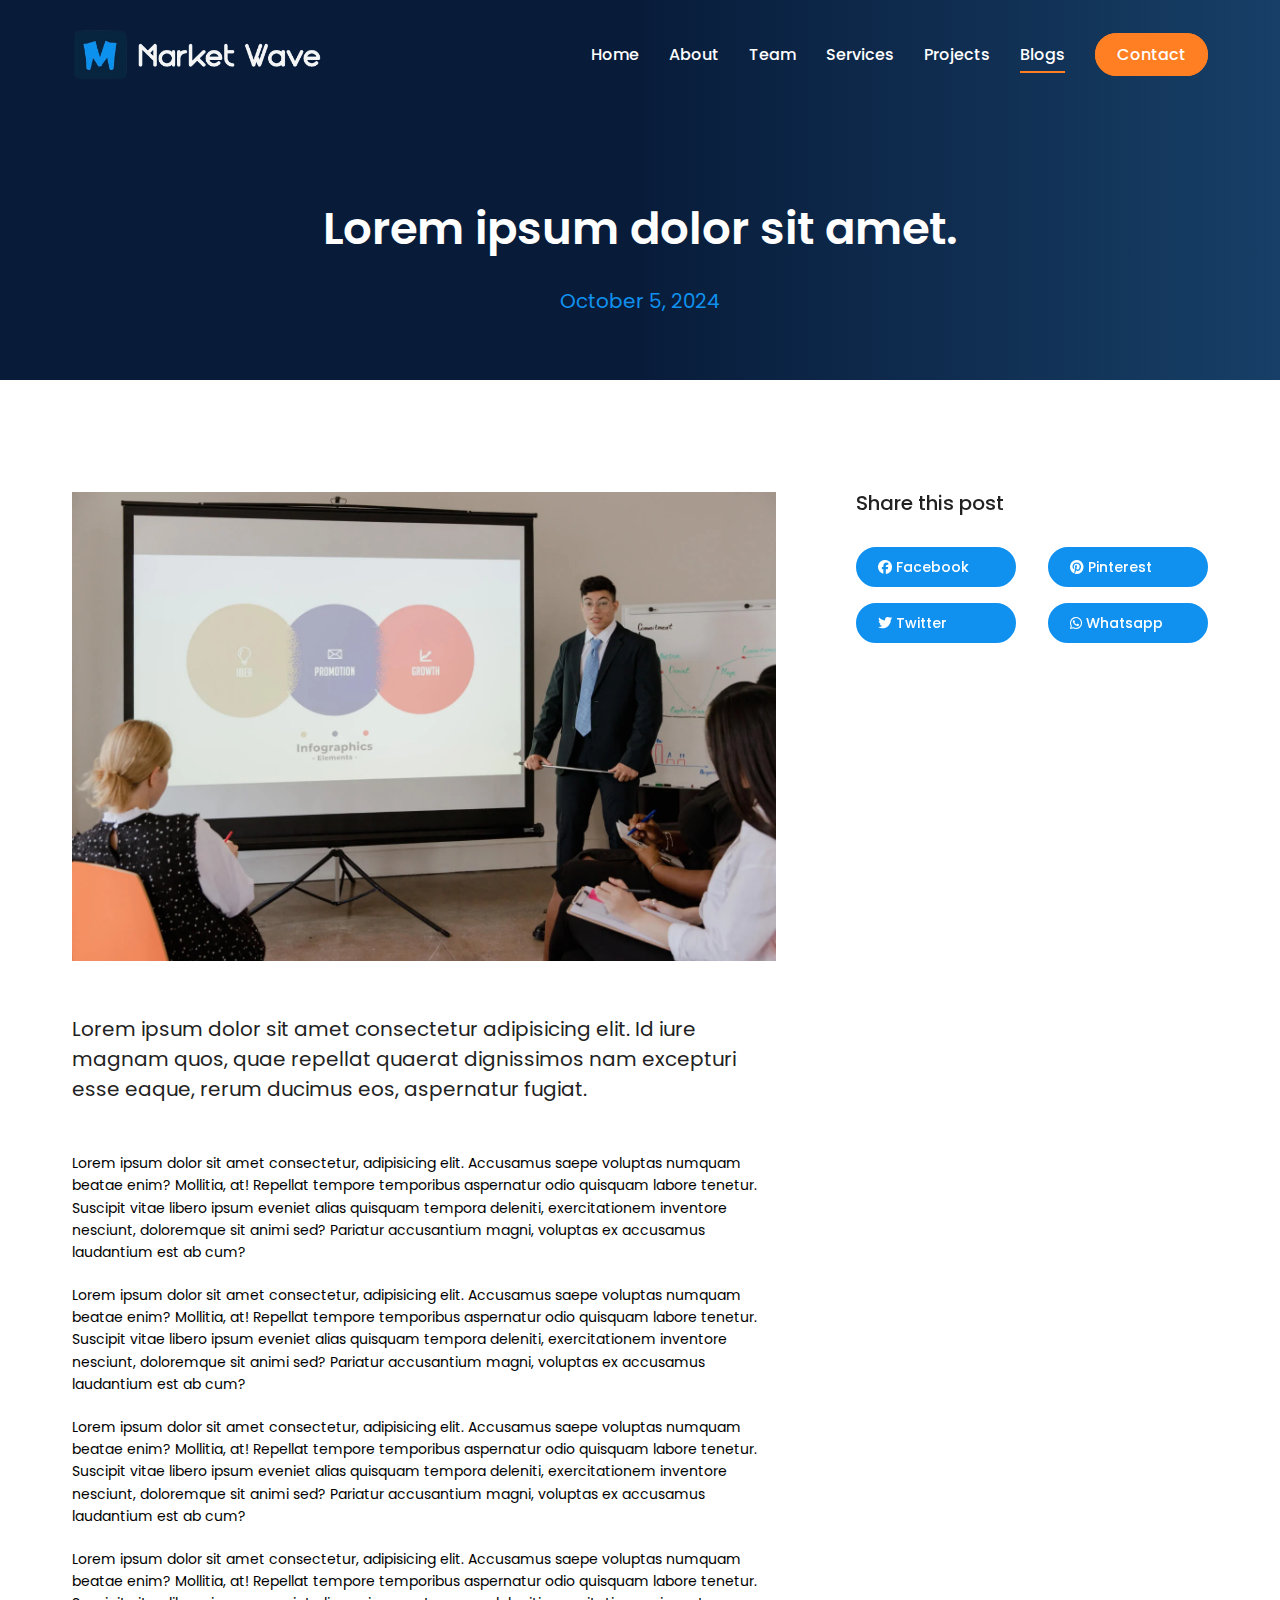
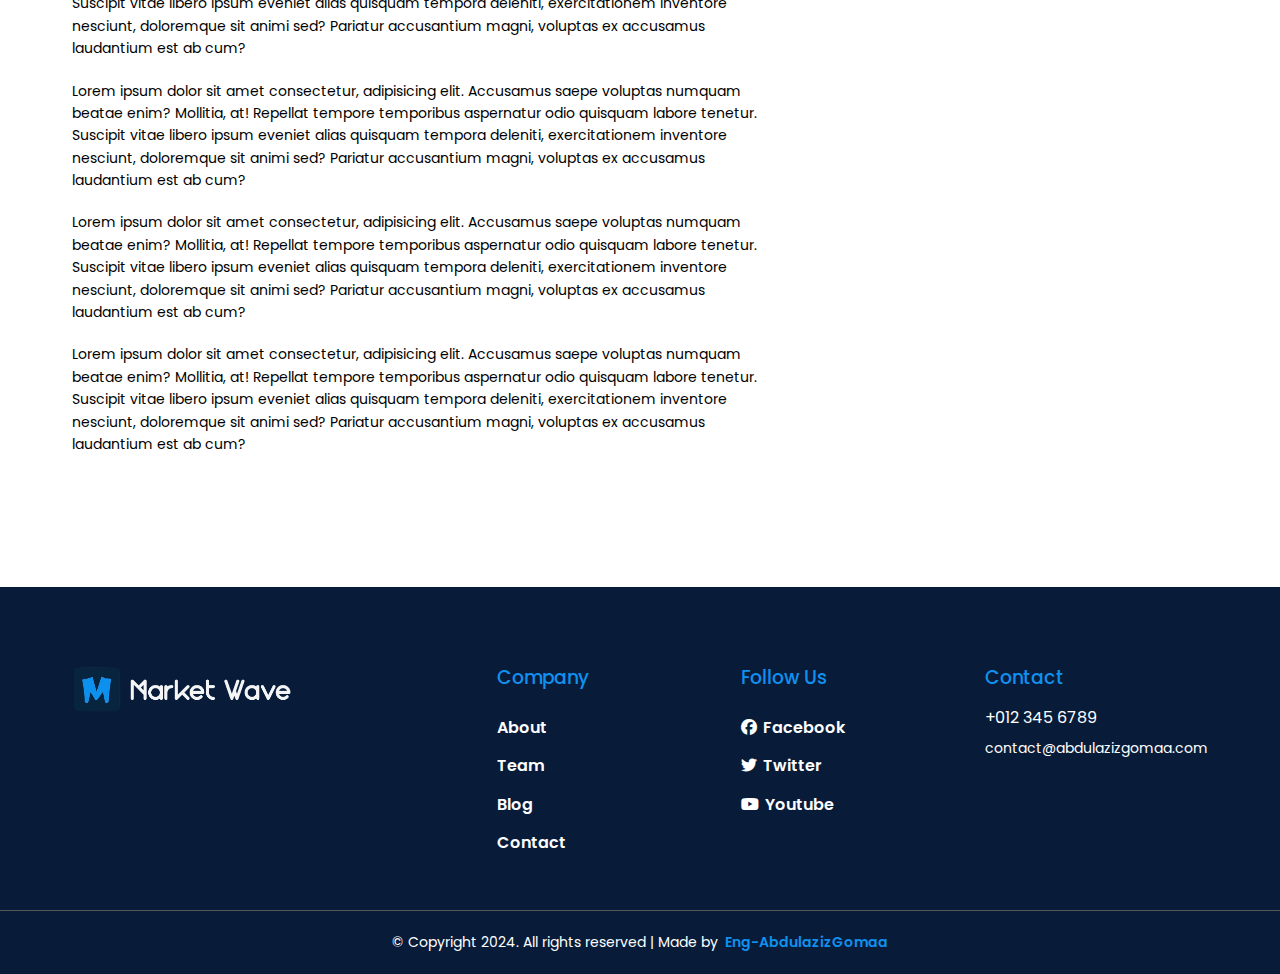
<file: blogPages/post1.html>
<!DOCTYPE html>
<html lang="en">

<head>
    <meta charset="UTF-8">
    <meta name="viewport" content="width=device-width, initial-scale=1.0">
    <meta name="description"
        content="Elevate your brand with Market Wave - Your strategic partner in social marketing and branding identity. We specialize in crafting compelling narratives, engaging content, and impactful strategies to amplify your presence in the digital landscape. Let us guide you through the waves of success.">
    <title>Market Wave Company</title>
    <!-- Favicon -->
    <link rel="Short icon" href="../favicon.ico" type="image/x-icon">
    <link rel="stylesheet" href="../css/all.min.css">
    <link rel="stylesheet" href="../css/Normalize.css">
    <!-- Style -->
    <link rel="stylesheet" href="../css/style.css">
</head>

<body>
    <!-- Start Header -->
    <header id="about-page">
        <div class="container">
            <div class="nav-bar">
                <img src="../img/logo.png" alt="logo">
                <nav>
                    <ul>
                        <li><a href="../index.html#home">Home</a></li>
                        <li><a href="../about.html">About</a></li>
                        <li><a href="../team.html">Team</a></li>
                        <li><a href="../index.html#services">Services</a></li>
                        <li><a href="../index.html#projects">Projects</a></li>
                        <li><a href="../index.html#blog" class="active">Blogs</a></li>
                        <li><a href="../contact.html" class="btn-primary">Contact</a></li>
                    </ul>
                </nav>
            </div>
            <div class="about-content">
                <h1>Lorem ipsum dolor sit amet.</h1>
                <p>October 5, 2024</p>
            </div>
        </div>
    </header>
    <!-- End Header -->

    <!-- Start our Blogs -->
    <section id="blogs-info" class="pad-7">
        <div class="container">
            <div class="col">
                <img src="../img/blog1.webp" alt="blog">
                <h2>Lorem ipsum dolor sit amet consectetur adipisicing elit. Id iure magnam quos, quae repellat quaerat
                    dignissimos nam excepturi esse eaque, rerum ducimus eos, aspernatur fugiat.</h2>
                    <p>Lorem ipsum dolor sit amet consectetur, adipisicing elit. Accusamus saepe voluptas numquam beatae enim?
                        Mollitia, at! Repellat tempore temporibus aspernatur odio quisquam labore tenetur. Suscipit vitae libero
                        ipsum eveniet alias quisquam tempora deleniti, exercitationem inventore nesciunt, doloremque sit animi
                        sed? Pariatur accusantium magni, voluptas ex accusamus laudantium est ab cum?</p>
                    <p>Lorem ipsum dolor sit amet consectetur, adipisicing elit. Accusamus saepe voluptas numquam beatae enim?
                        Mollitia, at! Repellat tempore temporibus aspernatur odio quisquam labore tenetur. Suscipit vitae libero
                        ipsum eveniet alias quisquam tempora deleniti, exercitationem inventore nesciunt, doloremque sit animi
                        sed? Pariatur accusantium magni, voluptas ex accusamus laudantium est ab cum?</p>
                    <p>Lorem ipsum dolor sit amet consectetur, adipisicing elit. Accusamus saepe voluptas numquam beatae enim?
                        Mollitia, at! Repellat tempore temporibus aspernatur odio quisquam labore tenetur. Suscipit vitae libero
                        ipsum eveniet alias quisquam tempora deleniti, exercitationem inventore nesciunt, doloremque sit animi
                        sed? Pariatur accusantium magni, voluptas ex accusamus laudantium est ab cum?</p>
                    <p>Lorem ipsum dolor sit amet consectetur, adipisicing elit. Accusamus saepe voluptas numquam beatae enim?
                        Mollitia, at! Repellat tempore temporibus aspernatur odio quisquam labore tenetur. Suscipit vitae libero
                        ipsum eveniet alias quisquam tempora deleniti, exercitationem inventore nesciunt, doloremque sit animi
                        sed? Pariatur accusantium magni, voluptas ex accusamus laudantium est ab cum?</p>
                    <p>Lorem ipsum dolor sit amet consectetur, adipisicing elit. Accusamus saepe voluptas numquam beatae enim?
                        Mollitia, at! Repellat tempore temporibus aspernatur odio quisquam labore tenetur. Suscipit vitae libero
                        ipsum eveniet alias quisquam tempora deleniti, exercitationem inventore nesciunt, doloremque sit animi
                        sed? Pariatur accusantium magni, voluptas ex accusamus laudantium est ab cum?</p>
                    <p>Lorem ipsum dolor sit amet consectetur, adipisicing elit. Accusamus saepe voluptas numquam beatae enim?
                        Mollitia, at! Repellat tempore temporibus aspernatur odio quisquam labore tenetur. Suscipit vitae libero
                        ipsum eveniet alias quisquam tempora deleniti, exercitationem inventore nesciunt, doloremque sit animi
                        sed? Pariatur accusantium magni, voluptas ex accusamus laudantium est ab cum?</p>
                    <p>Lorem ipsum dolor sit amet consectetur, adipisicing elit. Accusamus saepe voluptas numquam beatae enim?
                        Mollitia, at! Repellat tempore temporibus aspernatur odio quisquam labore tenetur. Suscipit vitae libero
                        ipsum eveniet alias quisquam tempora deleniti, exercitationem inventore nesciunt, doloremque sit animi
                        sed? Pariatur accusantium magni, voluptas ex accusamus laudantium est ab cum?</p>
            </div>
            <div class="share">
                <h2>Share this post</h2>
                <div class="links">
                    <a href="#" class="btn btn-secondary"><i class="fa-brands fa-facebook"></i>Facebook</a>
                    <a href="#" class="btn btn-secondary"><i class="fa-brands fa-pinterest"></i>Pinterest</a>
                    <a href="#" class="btn btn-secondary"><i class="fa-brands fa-twitter"></i>Twitter</a>
                    <a href="#" class="btn btn-secondary"><i class="fa-brands fa-whatsapp"></i>Whatsapp</a>
                </div>
            </div>
    </section>
    <!-- End our Blogs -->


    <!-- Start Footer -->
    <footer id="footer">
        <div class="container">
            <div class="row">
                <img src="../img/logo.png" alt="logo">
                <div class="col">
                    <h3>Company</h3>
                    <ul>
                        <li><a href="../about.html">About</a></li>
                        <li><a href="../teamPages/team.html#our-team">Team</a></li>
                        <li><a href="./blog.html">Blog</a></li>
                        <li><a href="../contact.html">Contact</a></li>
                    </ul>
                </div>
                <div class="col">
                    <h3>Follow Us</h3>
                    <ul>
                        <li><a href="#"><i class="fa-brands fa-facebook"></i>Facebook</a></li>
                    </ul>
                    <ul>
                        <li><a href="#"><i class="fa-brands fa-twitter"></i>Twitter</a></li>
                    </ul>
                    <ul>
                        <li><a href="#"><i class="fa-brands fa-youtube"></i>Youtube</a></li>
                    </ul>

                </div>
                <div class="col">
                    <h3>Contact</h3>
                    <span>+012 345 6789</span>
                    <p>contact@abdulazizgomaa.com</p>
                </div>
            </div>
        </div>
        <div class="designer">
            <p>&copy; Copyright 2024. All rights reserved | Made by <a href="https://github.com/EngAbdulazizGomaa">Eng-AbdulazizGomaa</a></p>
        </div>
    </footer>
    <!-- End Footer -->
</body>

</html>
</file>
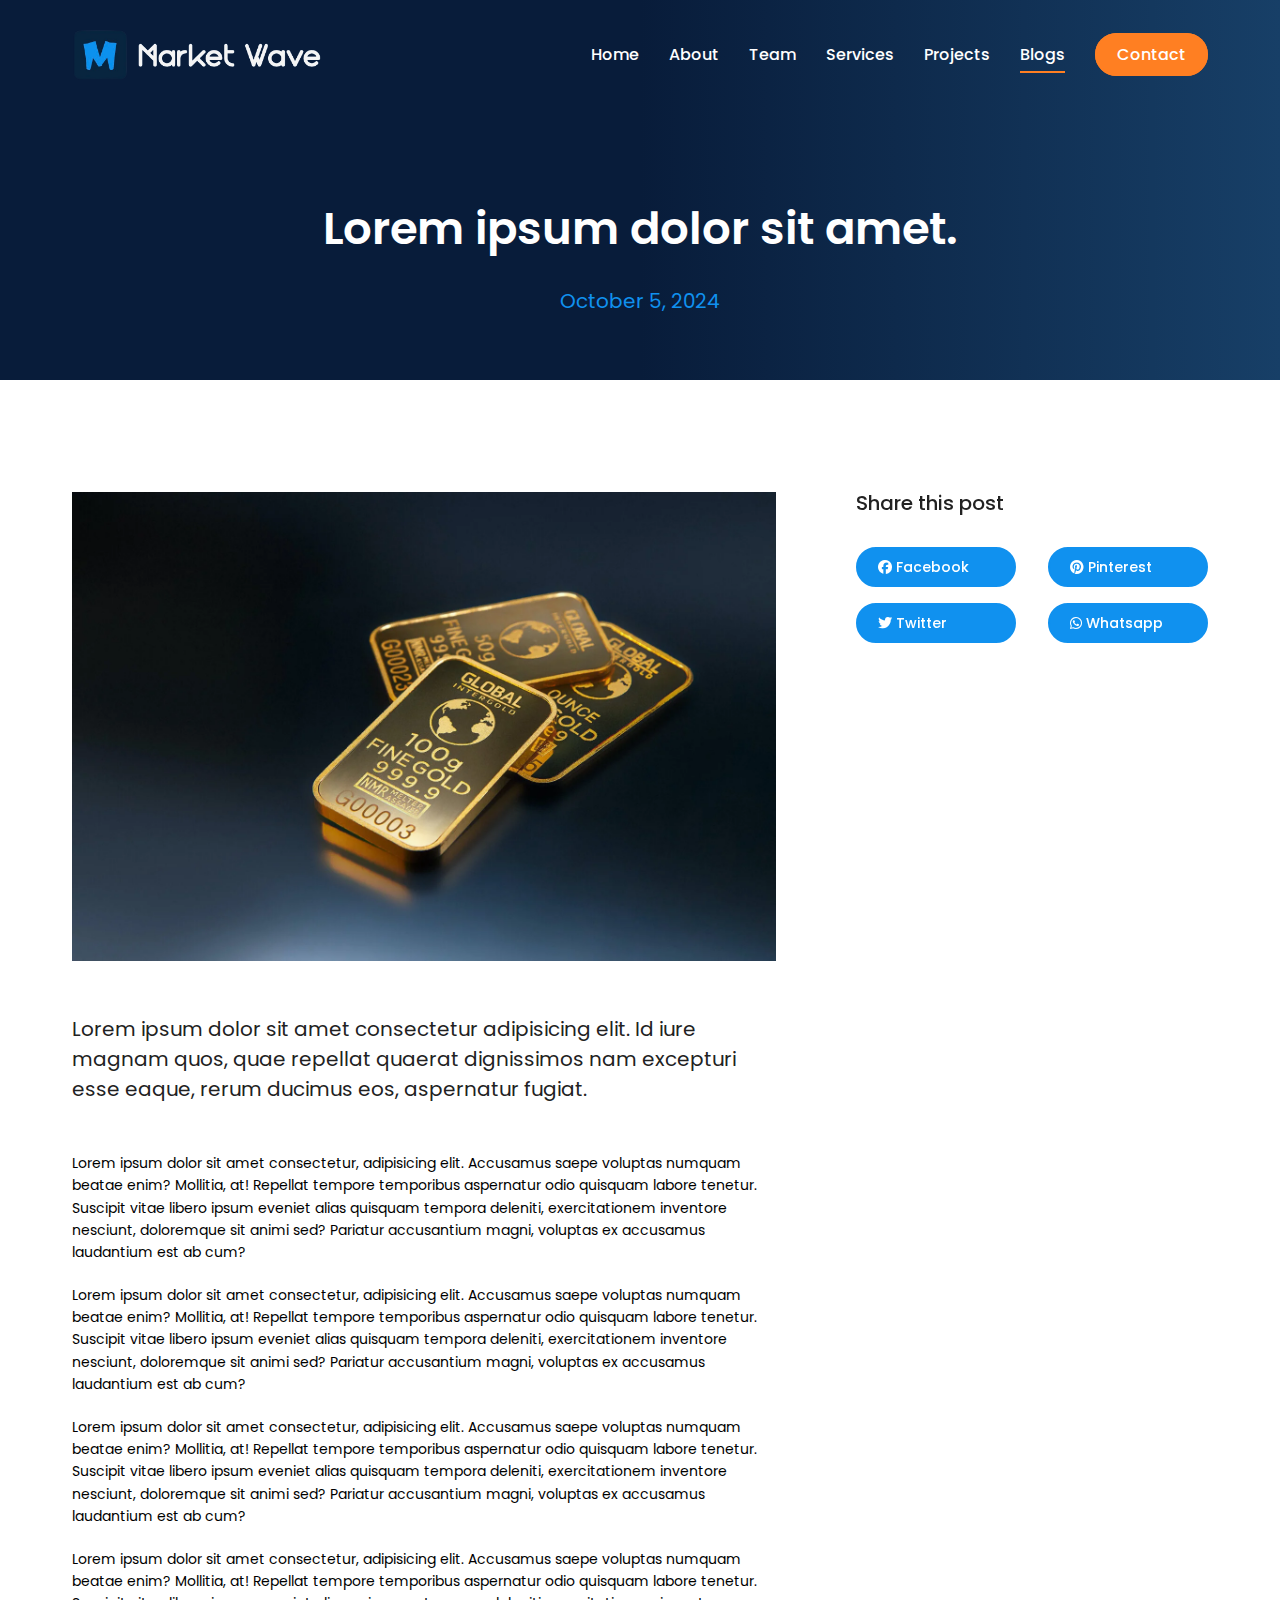
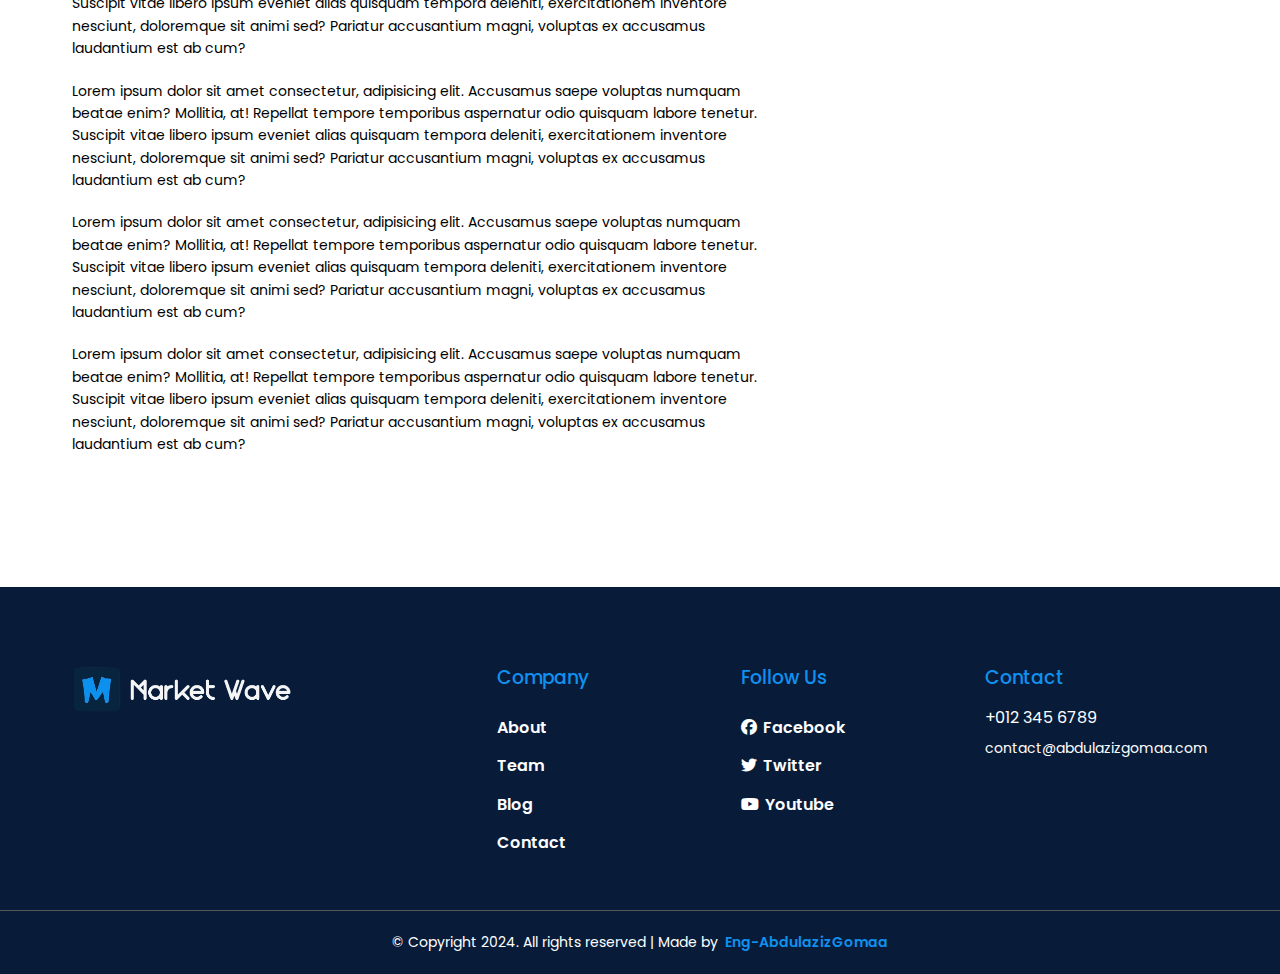
<file: blogPages/post2.html>
<!DOCTYPE html>
<html lang="en">

<head>
    <meta charset="UTF-8">
    <meta name="viewport" content="width=device-width, initial-scale=1.0">
    <meta name="description"
        content="Elevate your brand with Market Wave - Your strategic partner in social marketing and branding identity. We specialize in crafting compelling narratives, engaging content, and impactful strategies to amplify your presence in the digital landscape. Let us guide you through the waves of success.">
    <title>Market Wave Company</title>
    <!-- Favicon -->
    <link rel="Short icon" href="../favicon.ico" type="image/x-icon">
    <link rel="stylesheet" href="../css/all.min.css">
    <link rel="stylesheet" href="../css/Normalize.css">
    <!-- Style -->
    <link rel="stylesheet" href="../css/style.css">
</head>

<body>
    <!-- Start Header -->
    <header id="about-page">
        <div class="container">
            <div class="nav-bar">
                <img src="../img/logo.png" alt="logo">
                <nav>
                    <ul>
                        <li><a href="../index.html#home">Home</a></li>
                        <li><a href="../about.html">About</a></li>
                        <li><a href="../team.html">Team</a></li>
                        <li><a href="../index.html#services">Services</a></li>
                        <li><a href="../index.html#projects">Projects</a></li>
                        <li><a href="../index.html#blog" class="active">Blogs</a></li>
                        <li><a href="../contact.html" class="btn-primary">Contact</a></li>
                    </ul>
                </nav>
            </div>
            <div class="about-content">
                <h1>Lorem ipsum dolor sit amet.</h1>
                <p>October 5, 2024</p>
            </div>
        </div>
    </header>
    <!-- End Header -->

    <!-- Start our Blogs -->
    <section id="blogs-info" class="pad-7">
        <div class="container">
            <div class="col">
                <img src="../img/blog2.webp" alt="blog">
                <h2>Lorem ipsum dolor sit amet consectetur adipisicing elit. Id iure magnam quos, quae repellat quaerat
                    dignissimos nam excepturi esse eaque, rerum ducimus eos, aspernatur fugiat.</h2>
                    <p>Lorem ipsum dolor sit amet consectetur, adipisicing elit. Accusamus saepe voluptas numquam beatae enim?
                        Mollitia, at! Repellat tempore temporibus aspernatur odio quisquam labore tenetur. Suscipit vitae libero
                        ipsum eveniet alias quisquam tempora deleniti, exercitationem inventore nesciunt, doloremque sit animi
                        sed? Pariatur accusantium magni, voluptas ex accusamus laudantium est ab cum?</p>
                    <p>Lorem ipsum dolor sit amet consectetur, adipisicing elit. Accusamus saepe voluptas numquam beatae enim?
                        Mollitia, at! Repellat tempore temporibus aspernatur odio quisquam labore tenetur. Suscipit vitae libero
                        ipsum eveniet alias quisquam tempora deleniti, exercitationem inventore nesciunt, doloremque sit animi
                        sed? Pariatur accusantium magni, voluptas ex accusamus laudantium est ab cum?</p>
                    <p>Lorem ipsum dolor sit amet consectetur, adipisicing elit. Accusamus saepe voluptas numquam beatae enim?
                        Mollitia, at! Repellat tempore temporibus aspernatur odio quisquam labore tenetur. Suscipit vitae libero
                        ipsum eveniet alias quisquam tempora deleniti, exercitationem inventore nesciunt, doloremque sit animi
                        sed? Pariatur accusantium magni, voluptas ex accusamus laudantium est ab cum?</p>
                    <p>Lorem ipsum dolor sit amet consectetur, adipisicing elit. Accusamus saepe voluptas numquam beatae enim?
                        Mollitia, at! Repellat tempore temporibus aspernatur odio quisquam labore tenetur. Suscipit vitae libero
                        ipsum eveniet alias quisquam tempora deleniti, exercitationem inventore nesciunt, doloremque sit animi
                        sed? Pariatur accusantium magni, voluptas ex accusamus laudantium est ab cum?</p>
                    <p>Lorem ipsum dolor sit amet consectetur, adipisicing elit. Accusamus saepe voluptas numquam beatae enim?
                        Mollitia, at! Repellat tempore temporibus aspernatur odio quisquam labore tenetur. Suscipit vitae libero
                        ipsum eveniet alias quisquam tempora deleniti, exercitationem inventore nesciunt, doloremque sit animi
                        sed? Pariatur accusantium magni, voluptas ex accusamus laudantium est ab cum?</p>
                    <p>Lorem ipsum dolor sit amet consectetur, adipisicing elit. Accusamus saepe voluptas numquam beatae enim?
                        Mollitia, at! Repellat tempore temporibus aspernatur odio quisquam labore tenetur. Suscipit vitae libero
                        ipsum eveniet alias quisquam tempora deleniti, exercitationem inventore nesciunt, doloremque sit animi
                        sed? Pariatur accusantium magni, voluptas ex accusamus laudantium est ab cum?</p>
                    <p>Lorem ipsum dolor sit amet consectetur, adipisicing elit. Accusamus saepe voluptas numquam beatae enim?
                        Mollitia, at! Repellat tempore temporibus aspernatur odio quisquam labore tenetur. Suscipit vitae libero
                        ipsum eveniet alias quisquam tempora deleniti, exercitationem inventore nesciunt, doloremque sit animi
                        sed? Pariatur accusantium magni, voluptas ex accusamus laudantium est ab cum?</p>
            </div>
            <div class="share">
                <h2>Share this post</h2>
                <div class="links">
                    <a href="#" class="btn btn-secondary"><i class="fa-brands fa-facebook"></i>Facebook</a>
                    <a href="#" class="btn btn-secondary"><i class="fa-brands fa-pinterest"></i>Pinterest</a>
                    <a href="#" class="btn btn-secondary"><i class="fa-brands fa-twitter"></i>Twitter</a>
                    <a href="#" class="btn btn-secondary"><i class="fa-brands fa-whatsapp"></i>Whatsapp</a>
                </div>
            </div>
    </section>
    <!-- End our Blogs -->


    <!-- Start Footer -->
    <footer id="footer">
        <div class="container">
            <div class="row">
                <img src="../img/logo.png" alt="logo">
                <div class="col">
                    <h3>Company</h3>
                    <ul>
                        <li><a href="../about.html">About</a></li>
                        <li><a href="../teamPages/team.html#our-team">Team</a></li>
                        <li><a href="./blog.html">Blog</a></li>
                        <li><a href="../contact.html">Contact</a></li>
                    </ul>
                </div>
                <div class="col">
                    <h3>Follow Us</h3>
                    <ul>
                        <li><a href="#"><i class="fa-brands fa-facebook"></i>Facebook</a></li>
                    </ul>
                    <ul>
                        <li><a href="#"><i class="fa-brands fa-twitter"></i>Twitter</a></li>
                    </ul>
                    <ul>
                        <li><a href="#"><i class="fa-brands fa-youtube"></i>Youtube</a></li>
                    </ul>

                </div>
                <div class="col">
                    <h3>Contact</h3>
                    <span>+012 345 6789</span>
                    <p>contact@abdulazizgomaa.com</p>
                </div>
            </div>
        </div>
        <div class="designer">
            <p>&copy; Copyright 2024. All rights reserved | Made by <a href="https://github.com/EngAbdulazizGomaa">Eng-AbdulazizGomaa</a></p>
        </div>
    </footer>
    <!-- End Footer -->
</body>

</html>
</file>
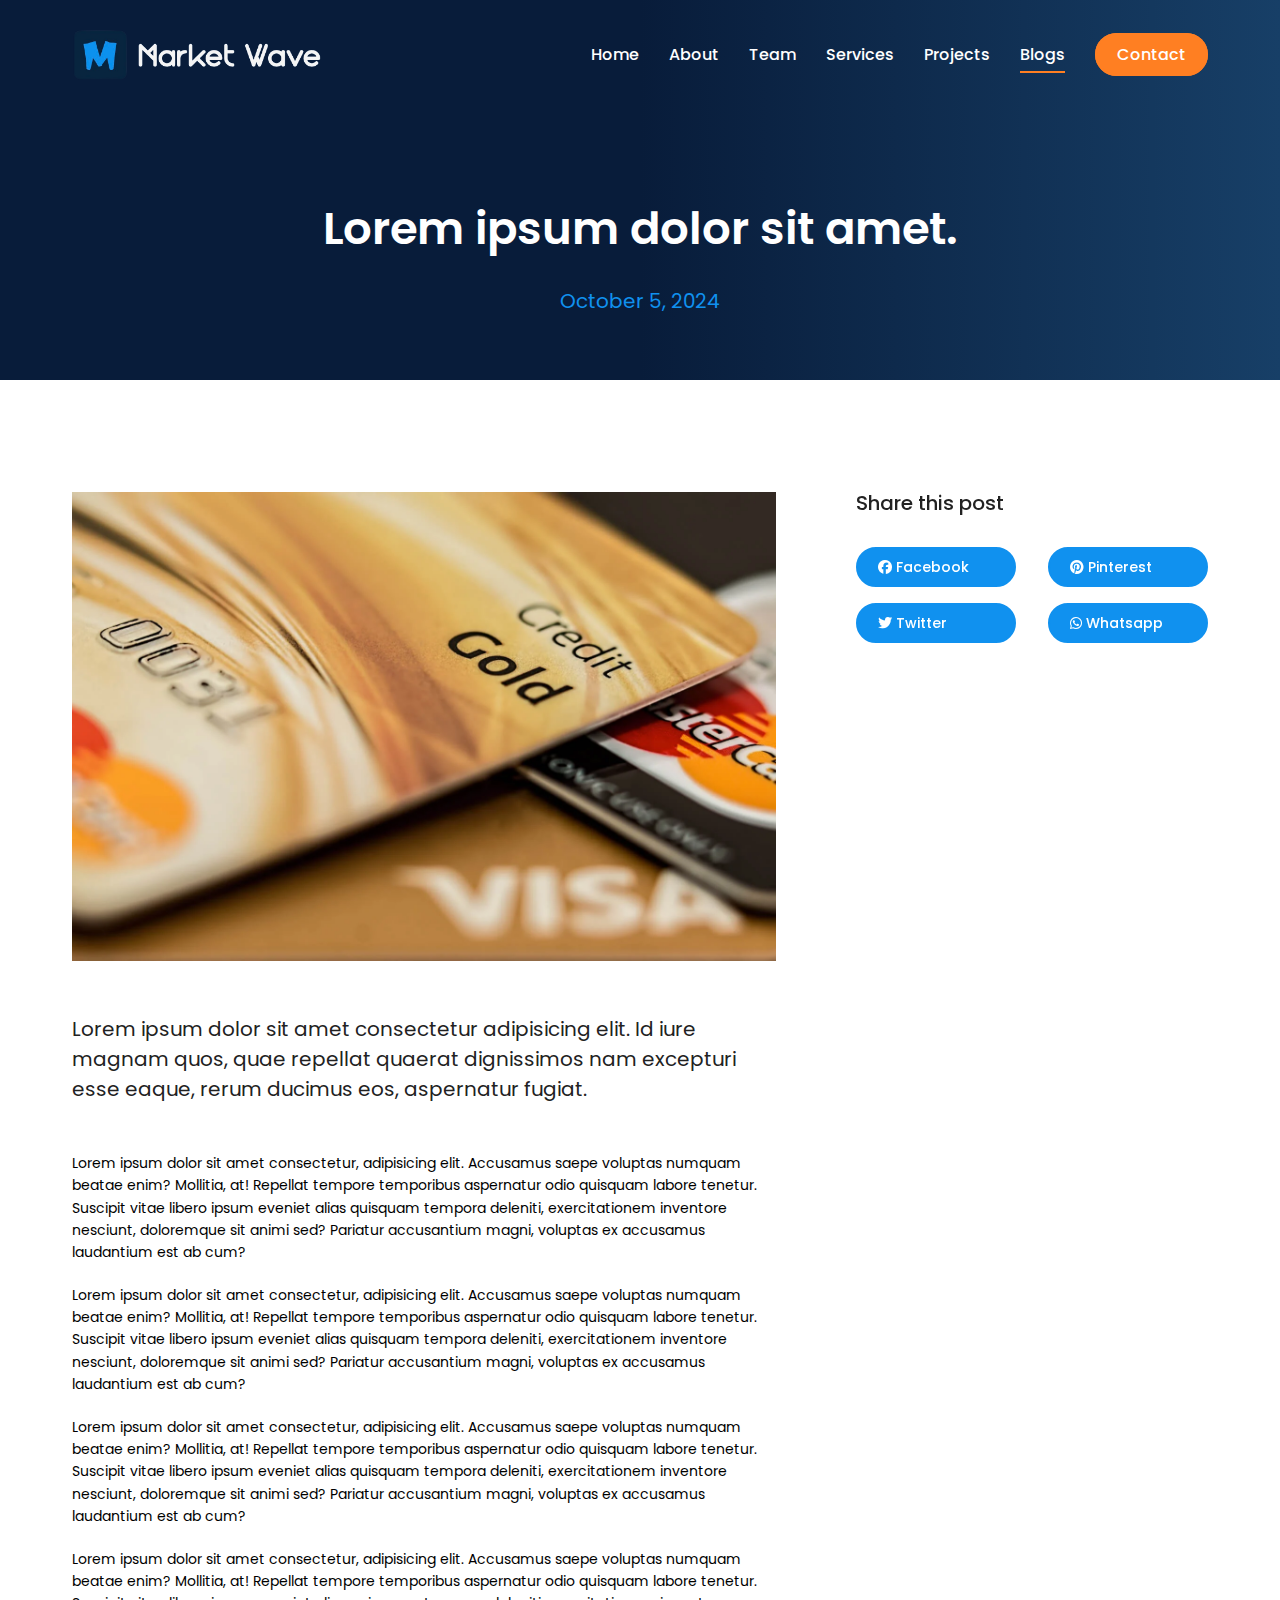
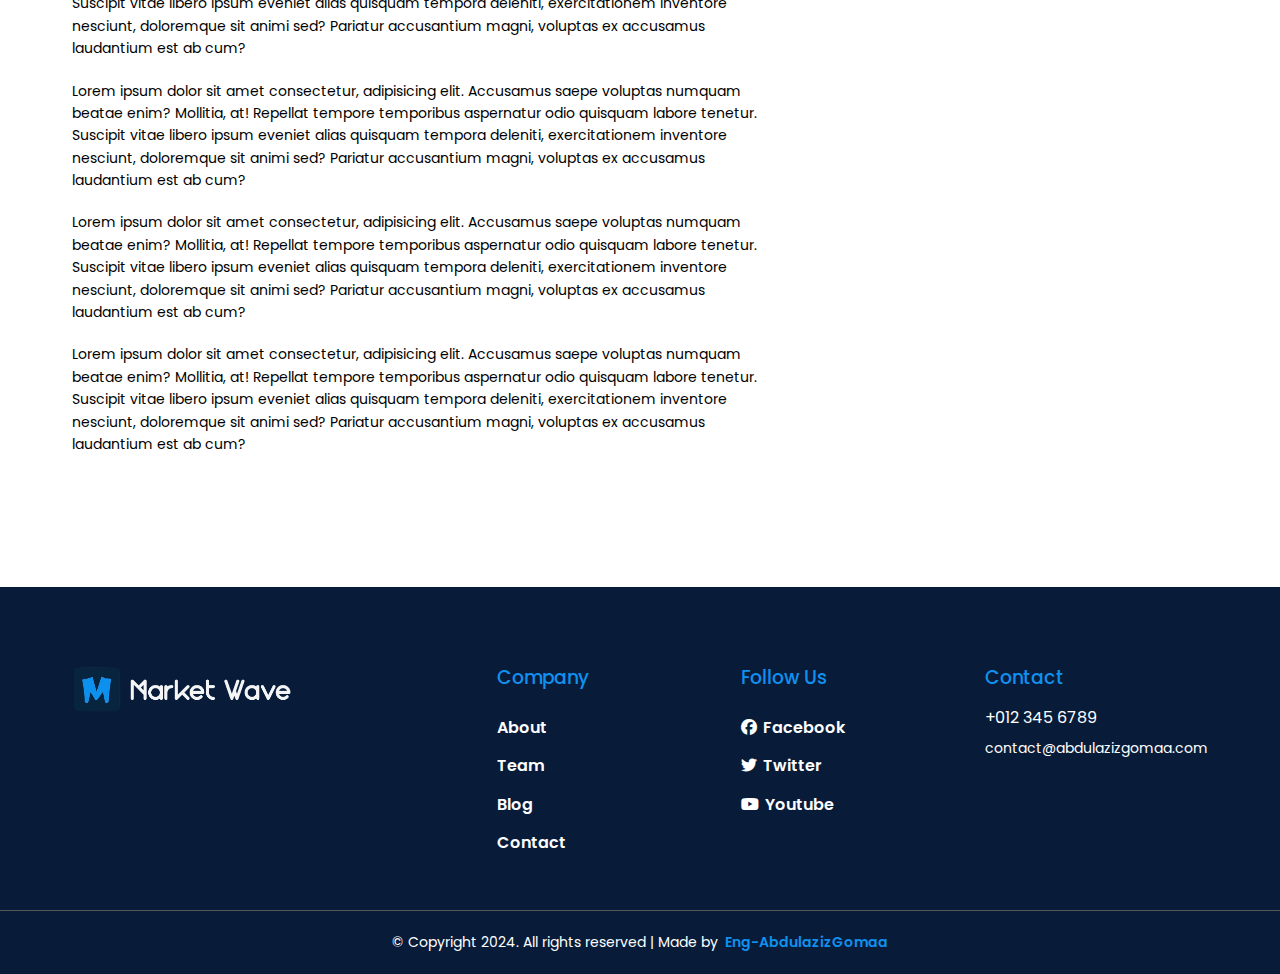
<file: blogPages/post3.html>
<!DOCTYPE html>
<html lang="en">

<head>
    <meta charset="UTF-8">
    <meta name="viewport" content="width=device-width, initial-scale=1.0">
    <meta name="description"
        content="Elevate your brand with Market Wave - Your strategic partner in social marketing and branding identity. We specialize in crafting compelling narratives, engaging content, and impactful strategies to amplify your presence in the digital landscape. Let us guide you through the waves of success.">
    <title>Market Wave Company</title>
    <!-- Favicon -->
    <link rel="Short icon" href="../favicon.ico" type="image/x-icon">
    <link rel="stylesheet" href="../css/all.min.css">
    <link rel="stylesheet" href="../css/Normalize.css">
    <!-- Style -->
    <link rel="stylesheet" href="../css/style.css">
</head>

<body>
    <!-- Start Header -->
    <header id="about-page">
        <div class="container">
            <div class="nav-bar">
                <img src="../img/logo.png" alt="logo">
                <nav>
                    <ul>
                        <li><a href="../index.html#home">Home</a></li>
                        <li><a href="../about.html">About</a></li>
                        <li><a href="../team.html">Team</a></li>
                        <li><a href="../index.html#services">Services</a></li>
                        <li><a href="../index.html#projects">Projects</a></li>
                        <li><a href="../index.html#blog" class="active">Blogs</a></li>
                        <li><a href="../contact.html" class="btn-primary">Contact</a></li>
                    </ul>
                </nav>
            </div>
            <div class="about-content">
                <h1>Lorem ipsum dolor sit amet.</h1>
                <p>October 5, 2024</p>
            </div>
        </div>
    </header>
    <!-- End Header -->

    <!-- Start our Blogs -->
    <section id="blogs-info" class="pad-7">
        <div class="container">
            <div class="col">
                <img src="../img/blog3.webp" alt="blog">
                <h2>Lorem ipsum dolor sit amet consectetur adipisicing elit. Id iure magnam quos, quae repellat quaerat
                    dignissimos nam excepturi esse eaque, rerum ducimus eos, aspernatur fugiat.</h2>
                    <p>Lorem ipsum dolor sit amet consectetur, adipisicing elit. Accusamus saepe voluptas numquam beatae enim?
                        Mollitia, at! Repellat tempore temporibus aspernatur odio quisquam labore tenetur. Suscipit vitae libero
                        ipsum eveniet alias quisquam tempora deleniti, exercitationem inventore nesciunt, doloremque sit animi
                        sed? Pariatur accusantium magni, voluptas ex accusamus laudantium est ab cum?</p>
                    <p>Lorem ipsum dolor sit amet consectetur, adipisicing elit. Accusamus saepe voluptas numquam beatae enim?
                        Mollitia, at! Repellat tempore temporibus aspernatur odio quisquam labore tenetur. Suscipit vitae libero
                        ipsum eveniet alias quisquam tempora deleniti, exercitationem inventore nesciunt, doloremque sit animi
                        sed? Pariatur accusantium magni, voluptas ex accusamus laudantium est ab cum?</p>
                    <p>Lorem ipsum dolor sit amet consectetur, adipisicing elit. Accusamus saepe voluptas numquam beatae enim?
                        Mollitia, at! Repellat tempore temporibus aspernatur odio quisquam labore tenetur. Suscipit vitae libero
                        ipsum eveniet alias quisquam tempora deleniti, exercitationem inventore nesciunt, doloremque sit animi
                        sed? Pariatur accusantium magni, voluptas ex accusamus laudantium est ab cum?</p>
                    <p>Lorem ipsum dolor sit amet consectetur, adipisicing elit. Accusamus saepe voluptas numquam beatae enim?
                        Mollitia, at! Repellat tempore temporibus aspernatur odio quisquam labore tenetur. Suscipit vitae libero
                        ipsum eveniet alias quisquam tempora deleniti, exercitationem inventore nesciunt, doloremque sit animi
                        sed? Pariatur accusantium magni, voluptas ex accusamus laudantium est ab cum?</p>
                    <p>Lorem ipsum dolor sit amet consectetur, adipisicing elit. Accusamus saepe voluptas numquam beatae enim?
                        Mollitia, at! Repellat tempore temporibus aspernatur odio quisquam labore tenetur. Suscipit vitae libero
                        ipsum eveniet alias quisquam tempora deleniti, exercitationem inventore nesciunt, doloremque sit animi
                        sed? Pariatur accusantium magni, voluptas ex accusamus laudantium est ab cum?</p>
                    <p>Lorem ipsum dolor sit amet consectetur, adipisicing elit. Accusamus saepe voluptas numquam beatae enim?
                        Mollitia, at! Repellat tempore temporibus aspernatur odio quisquam labore tenetur. Suscipit vitae libero
                        ipsum eveniet alias quisquam tempora deleniti, exercitationem inventore nesciunt, doloremque sit animi
                        sed? Pariatur accusantium magni, voluptas ex accusamus laudantium est ab cum?</p>
                    <p>Lorem ipsum dolor sit amet consectetur, adipisicing elit. Accusamus saepe voluptas numquam beatae enim?
                        Mollitia, at! Repellat tempore temporibus aspernatur odio quisquam labore tenetur. Suscipit vitae libero
                        ipsum eveniet alias quisquam tempora deleniti, exercitationem inventore nesciunt, doloremque sit animi
                        sed? Pariatur accusantium magni, voluptas ex accusamus laudantium est ab cum?</p>
            </div>
            <div class="share">
                <h2>Share this post</h2>
                <div class="links">
                    <a href="#" class="btn btn-secondary"><i class="fa-brands fa-facebook"></i>Facebook</a>
                    <a href="#" class="btn btn-secondary"><i class="fa-brands fa-pinterest"></i>Pinterest</a>
                    <a href="#" class="btn btn-secondary"><i class="fa-brands fa-twitter"></i>Twitter</a>
                    <a href="#" class="btn btn-secondary"><i class="fa-brands fa-whatsapp"></i>Whatsapp</a>
                </div>
            </div>
    </section>
    <!-- End our Blogs -->


    <!-- Start Footer -->
    <footer id="footer">
        <div class="container">
            <div class="row">
                <img src="../img/logo.png" alt="logo">
                <div class="col">
                    <h3>Company</h3>
                    <ul>
                        <li><a href="../about.html">About</a></li>
                        <li><a href="../teamPages/team.html#our-team">Team</a></li>
                        <li><a href="./blog.html">Blog</a></li>
                        <li><a href="../contact.html">Contact</a></li>
                    </ul>
                </div>
                <div class="col">
                    <h3>Follow Us</h3>
                    <ul>
                        <li><a href="#"><i class="fa-brands fa-facebook"></i>Facebook</a></li>
                    </ul>
                    <ul>
                        <li><a href="#"><i class="fa-brands fa-twitter"></i>Twitter</a></li>
                    </ul>
                    <ul>
                        <li><a href="#"><i class="fa-brands fa-youtube"></i>Youtube</a></li>
                    </ul>

                </div>
                <div class="col">
                    <h3>Contact</h3>
                    <span>+012 345 6789</span>
                    <p>contact@abdulazizgomaa.com</p>
                </div>
            </div>
        </div>
        <div class="designer">
            <p>&copy; Copyright 2024. All rights reserved | Made by <a href="https://github.com/EngAbdulazizGomaa">Eng-AbdulazizGomaa</a></p>
        </div>
    </footer>
    <!-- End Footer -->
</body>

</html>
</file>
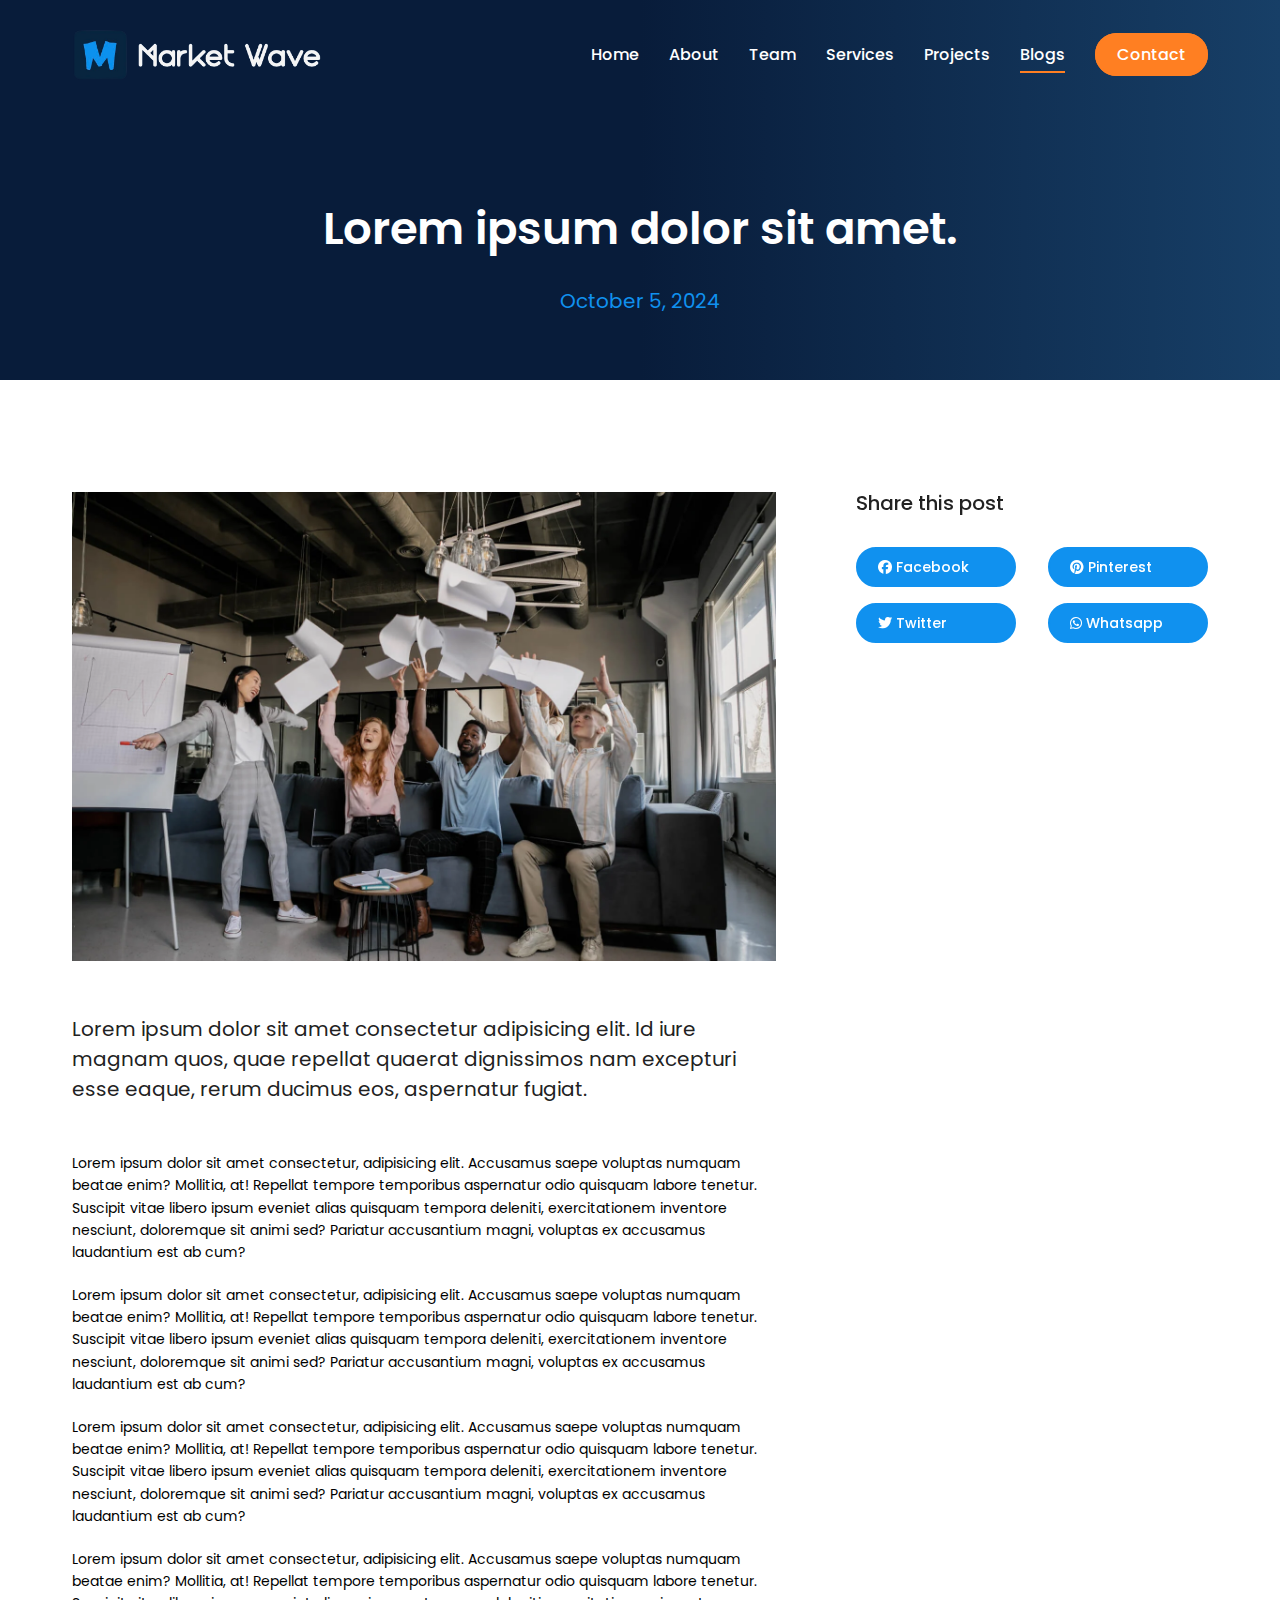
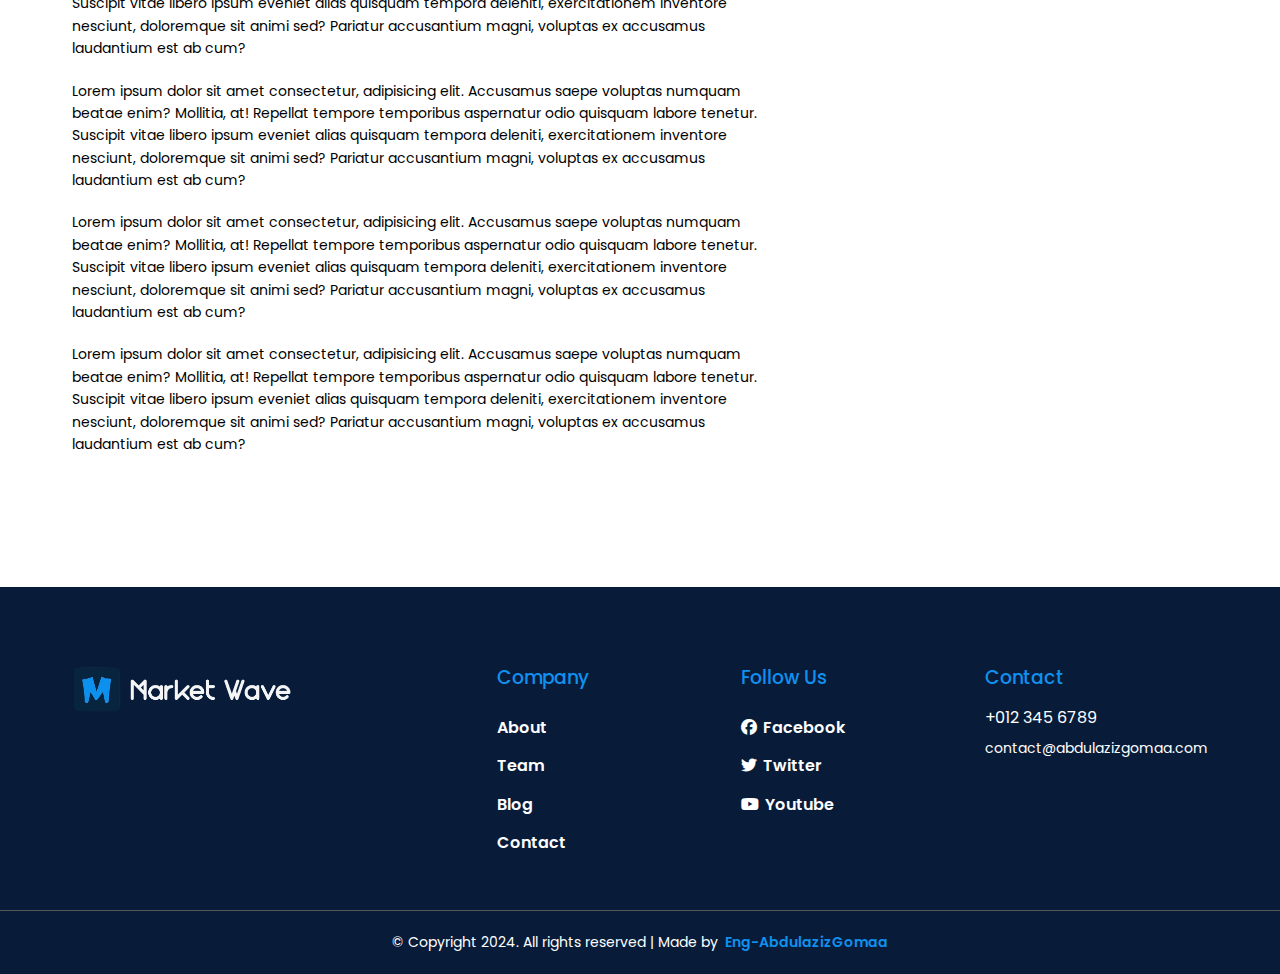
<file: blogPages/post4.html>
<!DOCTYPE html>
<html lang="en">

<head>
    <meta charset="UTF-8">
    <meta name="viewport" content="width=device-width, initial-scale=1.0">
    <meta name="description"
        content="Elevate your brand with Market Wave - Your strategic partner in social marketing and branding identity. We specialize in crafting compelling narratives, engaging content, and impactful strategies to amplify your presence in the digital landscape. Let us guide you through the waves of success.">
    <title>Market Wave Company</title>
    <!-- Favicon -->
    <link rel="Short icon" href="../favicon.ico" type="image/x-icon">
    <link rel="stylesheet" href="../css/all.min.css">
    <link rel="stylesheet" href="../css/Normalize.css">
    <!-- Style -->
    <link rel="stylesheet" href="../css/style.css">
</head>

<body>
    <!-- Start Header -->
    <header id="about-page">
        <div class="container">
            <div class="nav-bar">
                <img src="../img/logo.png" alt="logo">
                <nav>
                    <ul>
                        <li><a href="../index.html#home">Home</a></li>
                        <li><a href="../about.html">About</a></li>
                        <li><a href="../team.html">Team</a></li>
                        <li><a href="../index.html#services">Services</a></li>
                        <li><a href="../index.html#projects">Projects</a></li>
                        <li><a href="../index.html#blog" class="active">Blogs</a></li>
                        <li><a href="../contact.html" class="btn-primary">Contact</a></li>
                    </ul>
                </nav>
            </div>
            <div class="about-content">
                <h1>Lorem ipsum dolor sit amet.</h1>
                <p>October 5, 2024</p>
            </div>
        </div>
    </header>
    <!-- End Header -->

    <!-- Start our Blogs -->
    <section id="blogs-info" class="pad-7">
        <div class="container">
            <div class="col">
                <img src="../img/blog4.webp" alt="blog">
                <h2>Lorem ipsum dolor sit amet consectetur adipisicing elit. Id iure magnam quos, quae repellat quaerat
                    dignissimos nam excepturi esse eaque, rerum ducimus eos, aspernatur fugiat.</h2>
                    <p>Lorem ipsum dolor sit amet consectetur, adipisicing elit. Accusamus saepe voluptas numquam beatae enim?
                        Mollitia, at! Repellat tempore temporibus aspernatur odio quisquam labore tenetur. Suscipit vitae libero
                        ipsum eveniet alias quisquam tempora deleniti, exercitationem inventore nesciunt, doloremque sit animi
                        sed? Pariatur accusantium magni, voluptas ex accusamus laudantium est ab cum?</p>
                    <p>Lorem ipsum dolor sit amet consectetur, adipisicing elit. Accusamus saepe voluptas numquam beatae enim?
                        Mollitia, at! Repellat tempore temporibus aspernatur odio quisquam labore tenetur. Suscipit vitae libero
                        ipsum eveniet alias quisquam tempora deleniti, exercitationem inventore nesciunt, doloremque sit animi
                        sed? Pariatur accusantium magni, voluptas ex accusamus laudantium est ab cum?</p>
                    <p>Lorem ipsum dolor sit amet consectetur, adipisicing elit. Accusamus saepe voluptas numquam beatae enim?
                        Mollitia, at! Repellat tempore temporibus aspernatur odio quisquam labore tenetur. Suscipit vitae libero
                        ipsum eveniet alias quisquam tempora deleniti, exercitationem inventore nesciunt, doloremque sit animi
                        sed? Pariatur accusantium magni, voluptas ex accusamus laudantium est ab cum?</p>
                    <p>Lorem ipsum dolor sit amet consectetur, adipisicing elit. Accusamus saepe voluptas numquam beatae enim?
                        Mollitia, at! Repellat tempore temporibus aspernatur odio quisquam labore tenetur. Suscipit vitae libero
                        ipsum eveniet alias quisquam tempora deleniti, exercitationem inventore nesciunt, doloremque sit animi
                        sed? Pariatur accusantium magni, voluptas ex accusamus laudantium est ab cum?</p>
                    <p>Lorem ipsum dolor sit amet consectetur, adipisicing elit. Accusamus saepe voluptas numquam beatae enim?
                        Mollitia, at! Repellat tempore temporibus aspernatur odio quisquam labore tenetur. Suscipit vitae libero
                        ipsum eveniet alias quisquam tempora deleniti, exercitationem inventore nesciunt, doloremque sit animi
                        sed? Pariatur accusantium magni, voluptas ex accusamus laudantium est ab cum?</p>
                    <p>Lorem ipsum dolor sit amet consectetur, adipisicing elit. Accusamus saepe voluptas numquam beatae enim?
                        Mollitia, at! Repellat tempore temporibus aspernatur odio quisquam labore tenetur. Suscipit vitae libero
                        ipsum eveniet alias quisquam tempora deleniti, exercitationem inventore nesciunt, doloremque sit animi
                        sed? Pariatur accusantium magni, voluptas ex accusamus laudantium est ab cum?</p>
                    <p>Lorem ipsum dolor sit amet consectetur, adipisicing elit. Accusamus saepe voluptas numquam beatae enim?
                        Mollitia, at! Repellat tempore temporibus aspernatur odio quisquam labore tenetur. Suscipit vitae libero
                        ipsum eveniet alias quisquam tempora deleniti, exercitationem inventore nesciunt, doloremque sit animi
                        sed? Pariatur accusantium magni, voluptas ex accusamus laudantium est ab cum?</p>
            </div>
            <div class="share">
                <h2>Share this post</h2>
                <div class="links">
                    <a href="#" class="btn btn-secondary"><i class="fa-brands fa-facebook"></i>Facebook</a>
                    <a href="#" class="btn btn-secondary"><i class="fa-brands fa-pinterest"></i>Pinterest</a>
                    <a href="#" class="btn btn-secondary"><i class="fa-brands fa-twitter"></i>Twitter</a>
                    <a href="#" class="btn btn-secondary"><i class="fa-brands fa-whatsapp"></i>Whatsapp</a>
                </div>
            </div>
    </section>
    <!-- End our Blogs -->


    <!-- Start Footer -->
    <footer id="footer">
        <div class="container">
            <div class="row">
                <img src="../img/logo.png" alt="logo">
                <div class="col">
                    <h3>Company</h3>
                    <ul>
                        <li><a href="../about.html">About</a></li>
                        <li><a href="../teamPages/team.html#our-team">Team</a></li>
                        <li><a href="./blog.html">Blog</a></li>
                        <li><a href="../contact.html">Contact</a></li>
                    </ul>
                </div>
                <div class="col">
                    <h3>Follow Us</h3>
                    <ul>
                        <li><a href="#"><i class="fa-brands fa-facebook"></i>Facebook</a></li>
                    </ul>
                    <ul>
                        <li><a href="#"><i class="fa-brands fa-twitter"></i>Twitter</a></li>
                    </ul>
                    <ul>
                        <li><a href="#"><i class="fa-brands fa-youtube"></i>Youtube</a></li>
                    </ul>

                </div>
                <div class="col">
                    <h3>Contact</h3>
                    <span>+012 345 6789</span>
                    <p>contact@abdulazizgomaa.com</p>
                </div>
            </div>
        </div>
        <div class="designer">
            <p>&copy; Copyright 2024. All rights reserved | Made by <a href="https://github.com/EngAbdulazizGomaa">Eng-AbdulazizGomaa</a></p>
        </div>
    </footer>
    <!-- End Footer -->
</body>

</html>
</file>
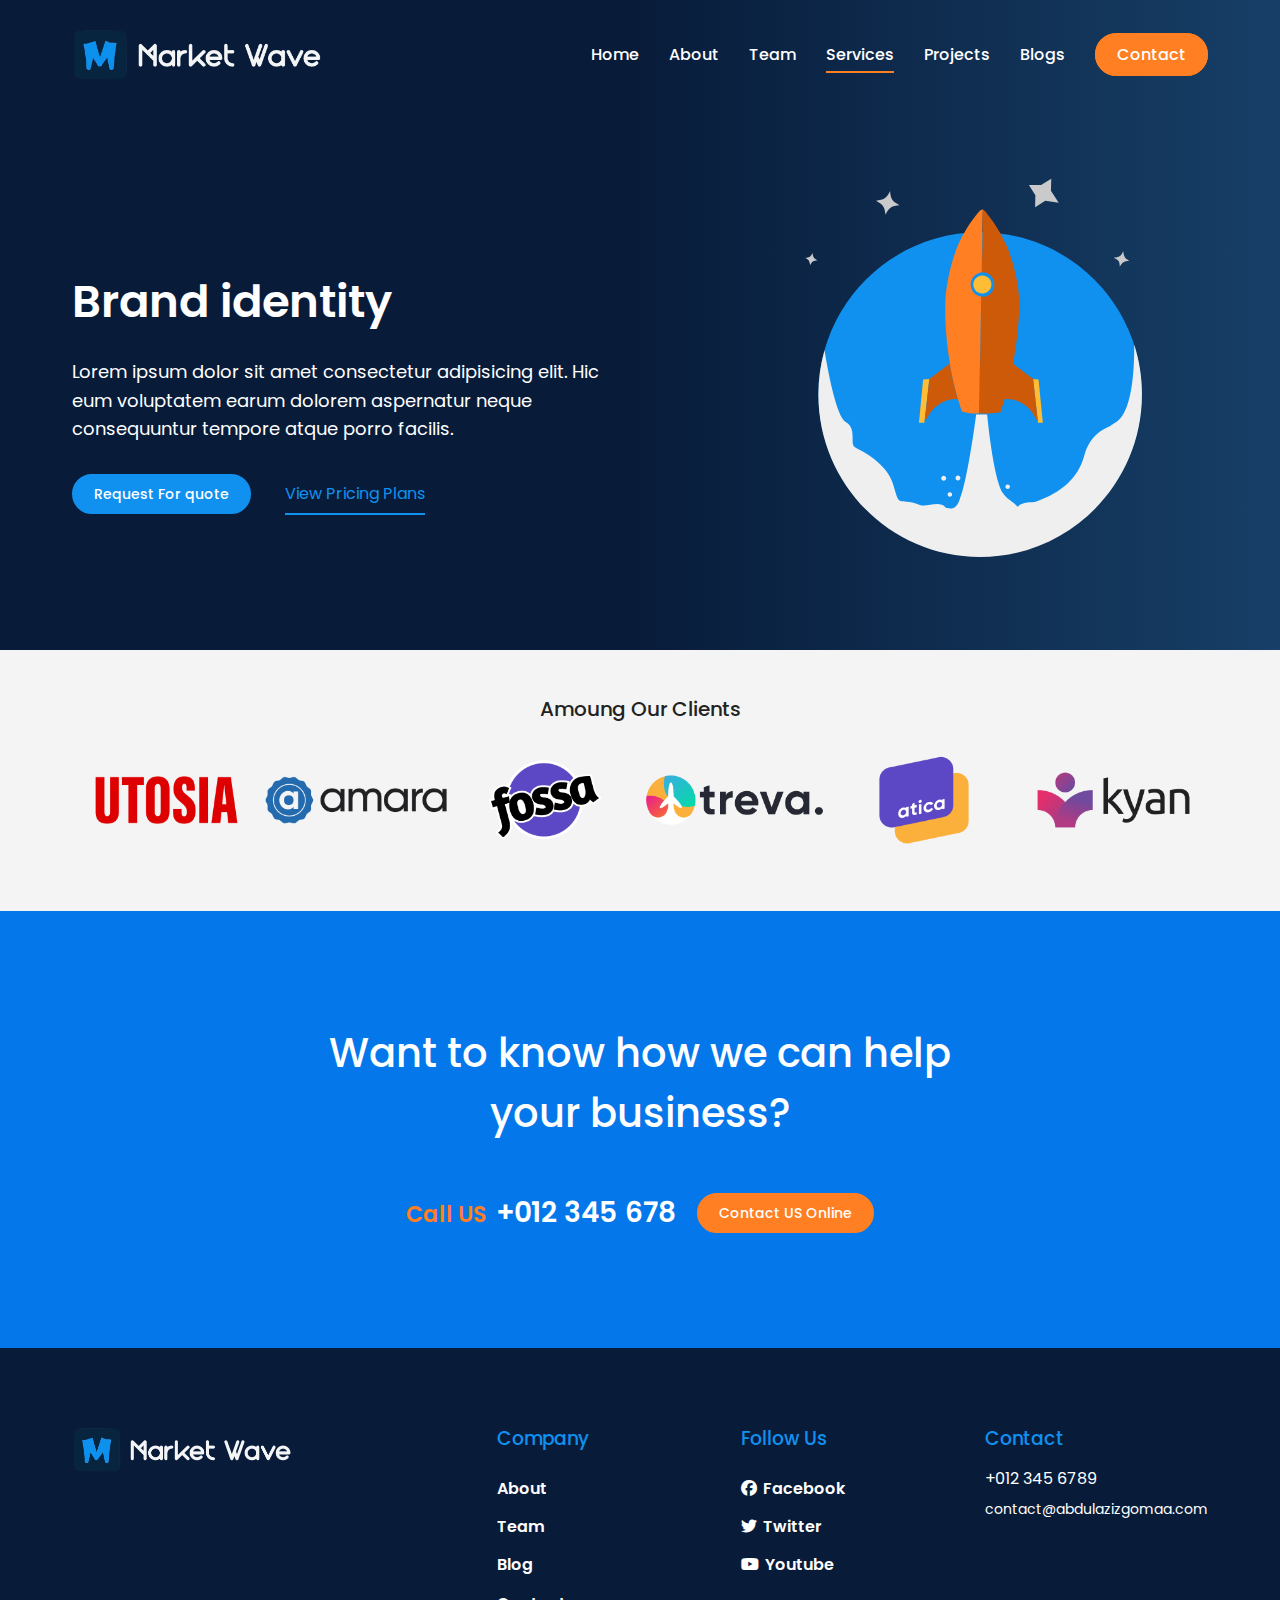
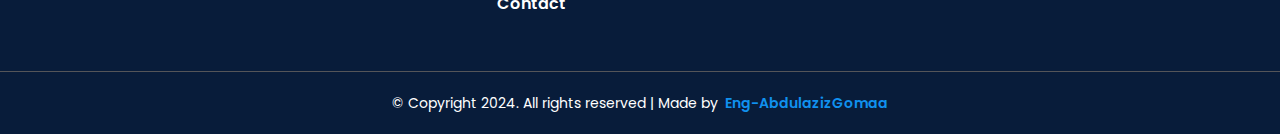
<file: Services/brand.html>
<!DOCTYPE html>
<html lang="en">
<head>
    <meta charset="UTF-8">
    <meta name="viewport" content="width=device-width, initial-scale=1.0">
    <meta name="description"
        content="Elevate your brand with Market Wave - Your strategic partner in social marketing and branding identity. We specialize in crafting compelling narratives, engaging content, and impactful strategies to amplify your presence in the digital landscape. Let us guide you through the waves of success.">
    <title>Market Wave Company</title>
    <!-- Favicon -->
    <link rel="Short icon" href="../favicon.ico" type="image/x-icon">
    <link rel="stylesheet" href="../css/all.min.css">
    <link rel="stylesheet" href="../css/Normalize.css">
    <!-- Style -->
    <link rel="stylesheet" href="../css/style.css">
</head>

<body>
        <!-- Start Header -->
        <header id="service">
            <div class="container">
                <div class="nav-bar">
    
                    <img src="../img/logo.png" alt="logo">
                    <nav>
    
                        <ul>
                            <li><a href="../index.html" >Home</a></li>
                            <li><a href="../about.html">About</a></li>
                            <li><a href="../teamPages/team.html">Team</a></li>
                            <li><a href="../index.html#services" class="active">Services</a></li>
                            <li><a href="../index.html#projects">Projects</a></li>
                            <li><a href="../index.html#blogs">Blogs</a></li>
                            <li><a href="../contact.html" class="btn-primary">Contact</a></li>
                        </ul>
                    </nav>
    
                </div>
                <div class="service-content">
                    <div class="col">
                        <h1>Brand identity</h1>
                        <p>Lorem ipsum dolor sit amet consectetur adipisicing elit. Hic eum voluptatem earum dolorem aspernatur neque consequuntur tempore atque porro facilis.</p>
                        <a href="../contact.html" class="btn btn-secondary">Request For quote</a>
                        <a href="../about.html" class="btn-third">View Pricing Plans</a>
                    </div>
                    <img src="../img/rocket.svg" alt="rocket">
                </div>
            </div>
        </header>
        <!-- End Header -->
    <!-- Start Client -->
    <main>
        <section id="clients" class="bg-white">
            <div class="container">
                <h2>Amoung Our Clients</h2>
                <div class="row">
                    <img src="../img/client1.webp" alt="client1">
                    <img src="../img/client2.webp" alt="client2">
                    <img src="../img/client3.webp" alt="client3">
                    <img src="../img/client4.webp" alt="client4">
                    <img src="../img/client5.webp" alt="client5">
                    <img src="../img/client6.webp" alt="client6">
                </div>
            </div>
        </section>
    </main>
    <!-- End Client -->
    <!-- Ask Start -->
    <section id="ask" class="pad-7">
        <div class="ask-content">
            <h2>Want to know how we can help your business?</h2>
            <p><span class="text-praimary">Call US</span>+012 345 678</p>
            <a href="../contact.html" class="btn btn-primary">Contact US Online</a>
        </div>
    </section>
    <!-- Ask End -->
    <!-- Start Footer -->
    <footer id="footer">
        <div class="container">
            <div class="row">
                <img src="../img/logo.png" alt="logo">
                <div class="col">
                    <h3>Company</h3>
                    <ul>
                        <li><a href="../about.html">About</a></li>
                        <li><a href="../teamPages/team.html">Team</a></li>
                        <li><a href="../blogPages/blog.html">Blog</a></li>
                        <li><a href="../contact.html">Contact</a></li>
                    </ul>
                </div>
                <div class="col">
                    <h3>Follow Us</h3>
                    <ul>
                        <li><a href="#"><i class="fa-brands fa-facebook"></i>Facebook</a></li>
                    </ul>
                    <ul>
                        <li><a href="#"><i class="fa-brands fa-twitter"></i>Twitter</a></li>
                    </ul>
                    <ul>
                        <li><a href="#"><i class="fa-brands fa-youtube"></i>Youtube</a></li>
                    </ul>

                </div>
                <div class="col">
                    <h3>Contact</h3>
                    <span>+012 345 6789</span>
                    <p>contact@abdulazizgomaa.com</p>
                </div>
            </div>
        </div>
        <div class="designer">
            <p>&copy; Copyright 2024. All rights reserved | Made by <a href="https://github.com/EngAbdulazizGomaa">Eng-AbdulazizGomaa</a></p>
        </div>
    </footer>
    <!-- End Footer -->
</body>

</html>
</file>
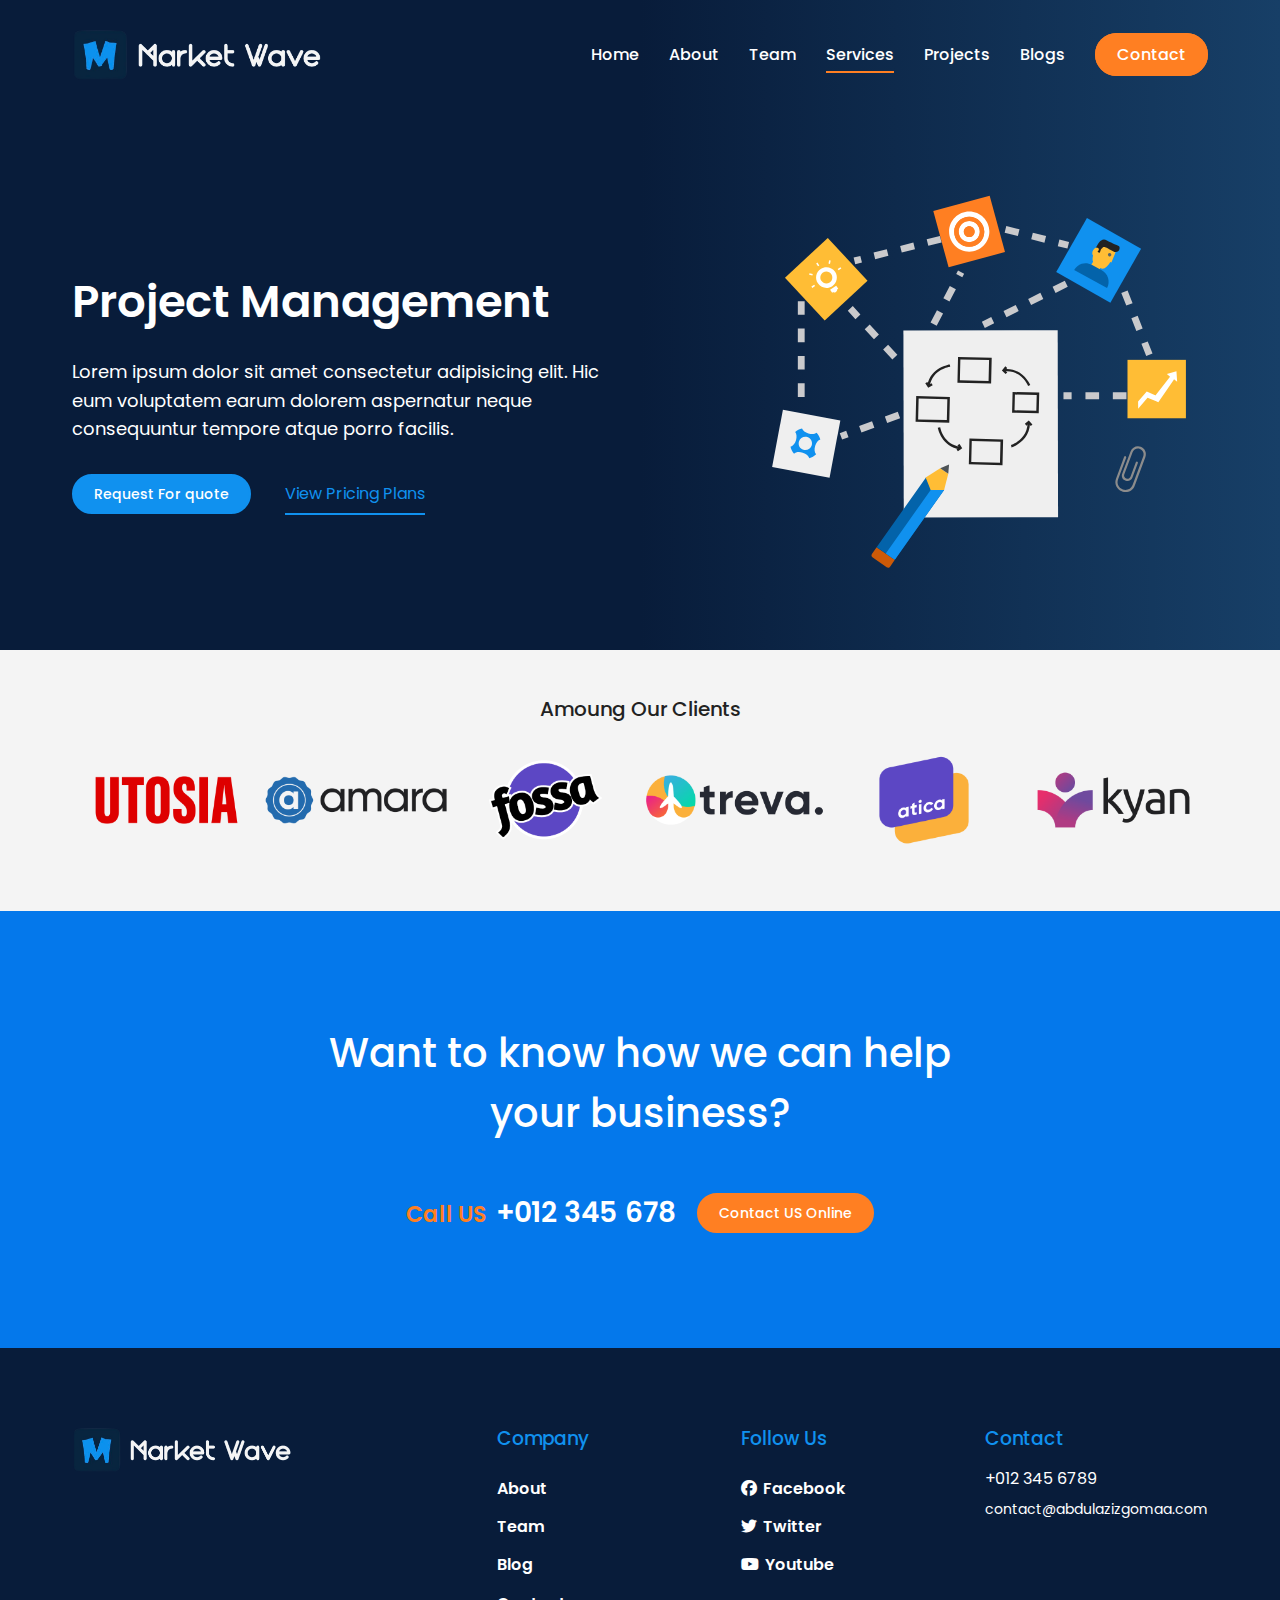
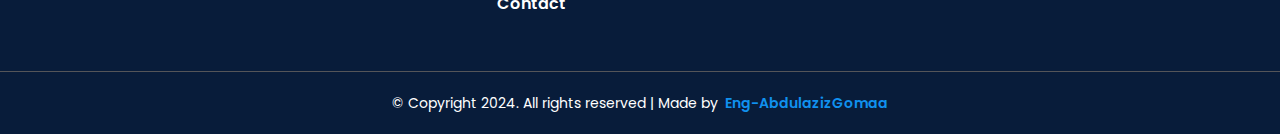
<file: Services/project.html>
<!DOCTYPE html>
<html lang="en">
<head>
    <meta charset="UTF-8">
    <meta name="viewport" content="width=device-width, initial-scale=1.0">
    <meta name="description"
        content="Elevate your brand with Market Wave - Your strategic partner in social marketing and branding identity. We specialize in crafting compelling narratives, engaging content, and impactful strategies to amplify your presence in the digital landscape. Let us guide you through the waves of success.">
    <title>Market Wave Company</title>
    <!-- Favicon -->
    <link rel="Short icon" href="../favicon.ico" type="image/x-icon">
    <link rel="stylesheet" href="../css/all.min.css">
    <link rel="stylesheet" href="../css/Normalize.css">
    <!-- Style -->
    <link rel="stylesheet" href="../css/style.css">
</head>

<body>
        <!-- Start Header -->
        <header id="service">
            <div class="container">
                <div class="nav-bar">
    
                    <img src="../img/logo.png" alt="logo">
                    <nav>
    
                        <ul>
                            <li><a href="../index.html#home" >Home</a></li>
                            <li><a href="../about.html">About</a></li>
                            <li><a href="../teamPages/team.html">Team</a></li>
                            <li><a href="../index.html#services" class="active">Services</a></li>
                            <li><a href="../index.html#projects">Projects</a></li>
                            <li><a href="../index.html#blogs">Blogs</a></li>
                            <li><a href="../contact.html" class="btn-primary">Contact</a></li>
                        </ul>
                    </nav>
    
                </div>
                <div class="service-content">
                    <div class="col">
                        <h1>Project Management</h1>
                        <p>Lorem ipsum dolor sit amet consectetur adipisicing elit. Hic eum voluptatem earum dolorem aspernatur neque consequuntur tempore atque porro facilis.</p>
                        <a href="../contact.html" class="btn btn-secondary">Request For quote</a>
                        <a href="../about.html" class="btn-third">View Pricing Plans</a>
                    </div>
                    <img src="../img/project.svg" alt="project">
                </div>
            </div>
        </header>
        <!-- End Header -->
    <!-- Start Client -->
    <main>
        <section id="clients" class="bg-white">
            <div class="container">
                <h2>Amoung Our Clients</h2>
                <div class="row">
                    <img src="../img/client1.webp" alt="client1">
                    <img src="../img/client2.webp" alt="client2">
                    <img src="../img/client3.webp" alt="client3">
                    <img src="../img/client4.webp" alt="client4">
                    <img src="../img/client5.webp" alt="client5">
                    <img src="../img/client6.webp" alt="client6">
                </div>
            </div>
        </section>
    </main>
    <!-- End Client -->
    <!-- Ask Start -->
    <section id="ask" class="pad-7">
        <div class="ask-content">
            <h2>Want to know how we can help your business?</h2>
            <p><span class="text-praimary">Call US</span>+012 345 678</p>
            <a href="../contact.html" class="btn btn-primary">Contact US Online</a>
        </div>
    </section>
    <!-- Ask End -->
    <!-- Start Footer -->
    <footer id="footer">
        <div class="container">
            <div class="row">
                <img src="../img/logo.png" alt="logo">
                <div class="col">
                    <h3>Company</h3>
                    <ul>
                        <li><a href="../about.html">About</a></li>
                        <li><a href="../teamPages/team.html">Team</a></li>
                        <li><a href="../blogPages/blog.html">Blog</a></li>
                        <li><a href="../contact.html">Contact</a></li>
                    </ul>
                </div>
                <div class="col">
                    <h3>Follow Us</h3>
                    <ul>
                        <li><a href="#"><i class="fa-brands fa-facebook"></i>Facebook</a></li>
                    </ul>
                    <ul>
                        <li><a href="#"><i class="fa-brands fa-twitter"></i>Twitter</a></li>
                    </ul>
                    <ul>
                        <li><a href="#"><i class="fa-brands fa-youtube"></i>Youtube</a></li>
                    </ul>

                </div>
                <div class="col">
                    <h3>Contact</h3>
                    <span>+012 345 6789</span>
                    <p>contact@abdulazizgomaa.com</p>
                </div>
            </div>
        </div>
        <div class="designer">
            <p>&copy; Copyright 2024. All rights reserved | Made by <a href="https://github.com/EngAbdulazizGomaa">Eng-AbdulazizGomaa</a></p>
        </div>
    </footer>
    <!-- End Footer -->
</body>

</html>
</file>
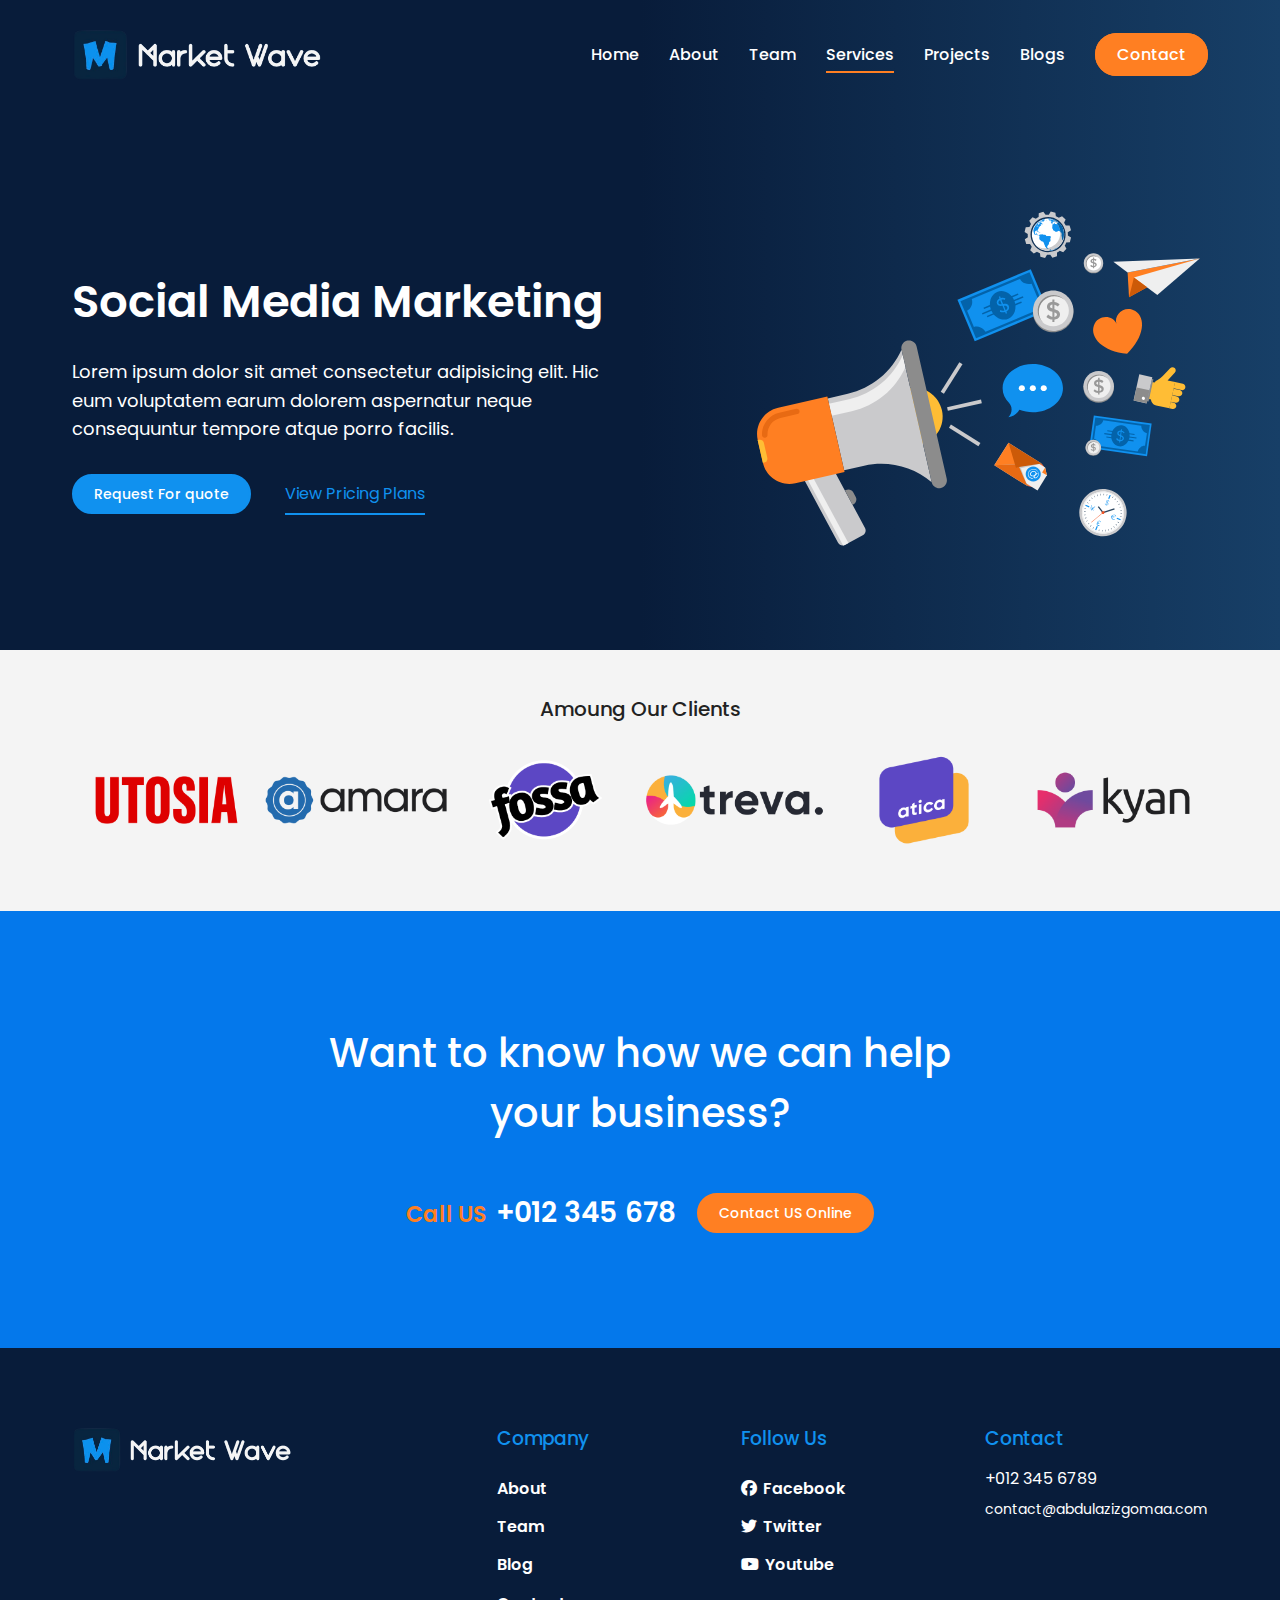
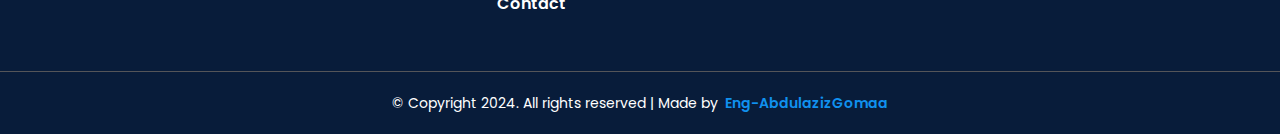
<file: Services/social.html>
<!DOCTYPE html>
<html lang="en">
<head>
    <meta charset="UTF-8">
    <meta name="viewport" content="width=device-width, initial-scale=1.0">
    <meta name="description"
        content="Elevate your brand with Market Wave - Your strategic partner in social marketing and branding identity. We specialize in crafting compelling narratives, engaging content, and impactful strategies to amplify your presence in the digital landscape. Let us guide you through the waves of success.">
    <title>Market Wave Company</title>
    <!-- Favicon -->
    <link rel="Short icon" href="../favicon.ico" type="image/x-icon">
    <link rel="stylesheet" href="../css/all.min.css">
    <link rel="stylesheet" href="../css/Normalize.css">
    <!-- Style -->
    <link rel="stylesheet" href="../css/style.css">
</head>

<body>
        <!-- Start Header -->
        <header id="service">
            <div class="container">
                <div class="nav-bar">
    
                    <img src="../img/logo.png" alt="logo">
                    <nav>
    
                        <ul>
                            <li><a href="../index.html#home" >Home</a></li>
                            <li><a href="../about.html">About</a></li>
                            <li><a href="../teamPages/team.html">Team</a></li>
                            <li><a href="../index.html#services" class="active">Services</a></li>
                            <li><a href="../index.html#projects">Projects</a></li>
                            <li><a href="../index.html#blogs">Blogs</a></li>
                            <li><a href="../contact.html" class="btn-primary">Contact</a></li>
                        </ul>
                    </nav>
    
                </div>
                <div class="service-content">
                    <div class="col">
                        <h1>Social Media Marketing</h1>
                        <p>Lorem ipsum dolor sit amet consectetur adipisicing elit. Hic eum voluptatem earum dolorem aspernatur neque consequuntur tempore atque porro facilis.</p>
                        <a href="../contact.html" class="btn btn-secondary">Request For quote</a>
                        <a href="../about.html" class="btn-third">View Pricing Plans</a>
                    </div>
                    <img src="../img/marketing.svg" alt="marketing">
                </div>
            </div>
        </header>
        <!-- End Header -->
    <!-- Start Client -->
    <main>
        <section id="clients" class="bg-white">
            <div class="container">
                <h2>Amoung Our Clients</h2>
                <div class="row">
                    <img src="../img/client1.webp" alt="client1">
                    <img src="../img/client2.webp" alt="client2">
                    <img src="../img/client3.webp" alt="client3">
                    <img src="../img/client4.webp" alt="client4">
                    <img src="../img/client5.webp" alt="client5">
                    <img src="../img/client6.webp" alt="client6">
                </div>
            </div>
        </section>
    </main>
    <!-- End Client -->
    <!-- Ask Start -->
    <section id="ask" class="pad-7">
        <div class="ask-content">
            <h2>Want to know how we can help your business?</h2>
            <p><span class="text-praimary">Call US</span>+012 345 678</p>
            <a href="../contact.html" class="btn btn-primary">Contact US Online</a>
        </div>
    </section>
    <!-- Ask End -->
    <!-- Start Footer -->
    <footer id="footer">
        <div class="container">
            <div class="row">
                <img src="../img/logo.png" alt="logo">
                <div class="col">
                    <h3>Company</h3>
                    <ul>
                        <li><a href="../about.html">About</a></li>
                        <li><a href="../teamPages/team.html">Team</a></li>
                        <li><a href="../blogPages/blog.html">Blog</a></li>
                        <li><a href="../contact.html">Contact</a></li>
                    </ul>
                </div>
                <div class="col">
                    <h3>Follow Us</h3>
                    <ul>
                        <li><a href="#"><i class="fa-brands fa-facebook"></i>Facebook</a></li>
                    </ul>
                    <ul>
                        <li><a href="#"><i class="fa-brands fa-twitter"></i>Twitter</a></li>
                    </ul>
                    <ul>
                        <li><a href="#"><i class="fa-brands fa-youtube"></i>Youtube</a></li>
                    </ul>

                </div>
                <div class="col">
                    <h3>Contact</h3>
                    <span>+012 345 6789</span>
                    <p>contact@abdulazizgomaa.com</p>
                </div>
            </div>
        </div>
        <div class="designer">
            <p>&copy; Copyright 2024. All rights reserved | Made by <a href="https://github.com/EngAbdulazizGomaa">Eng-AbdulazizGomaa</a></p>
        </div>
    </footer>
    <!-- End Footer -->
</body>

</html>
</file>
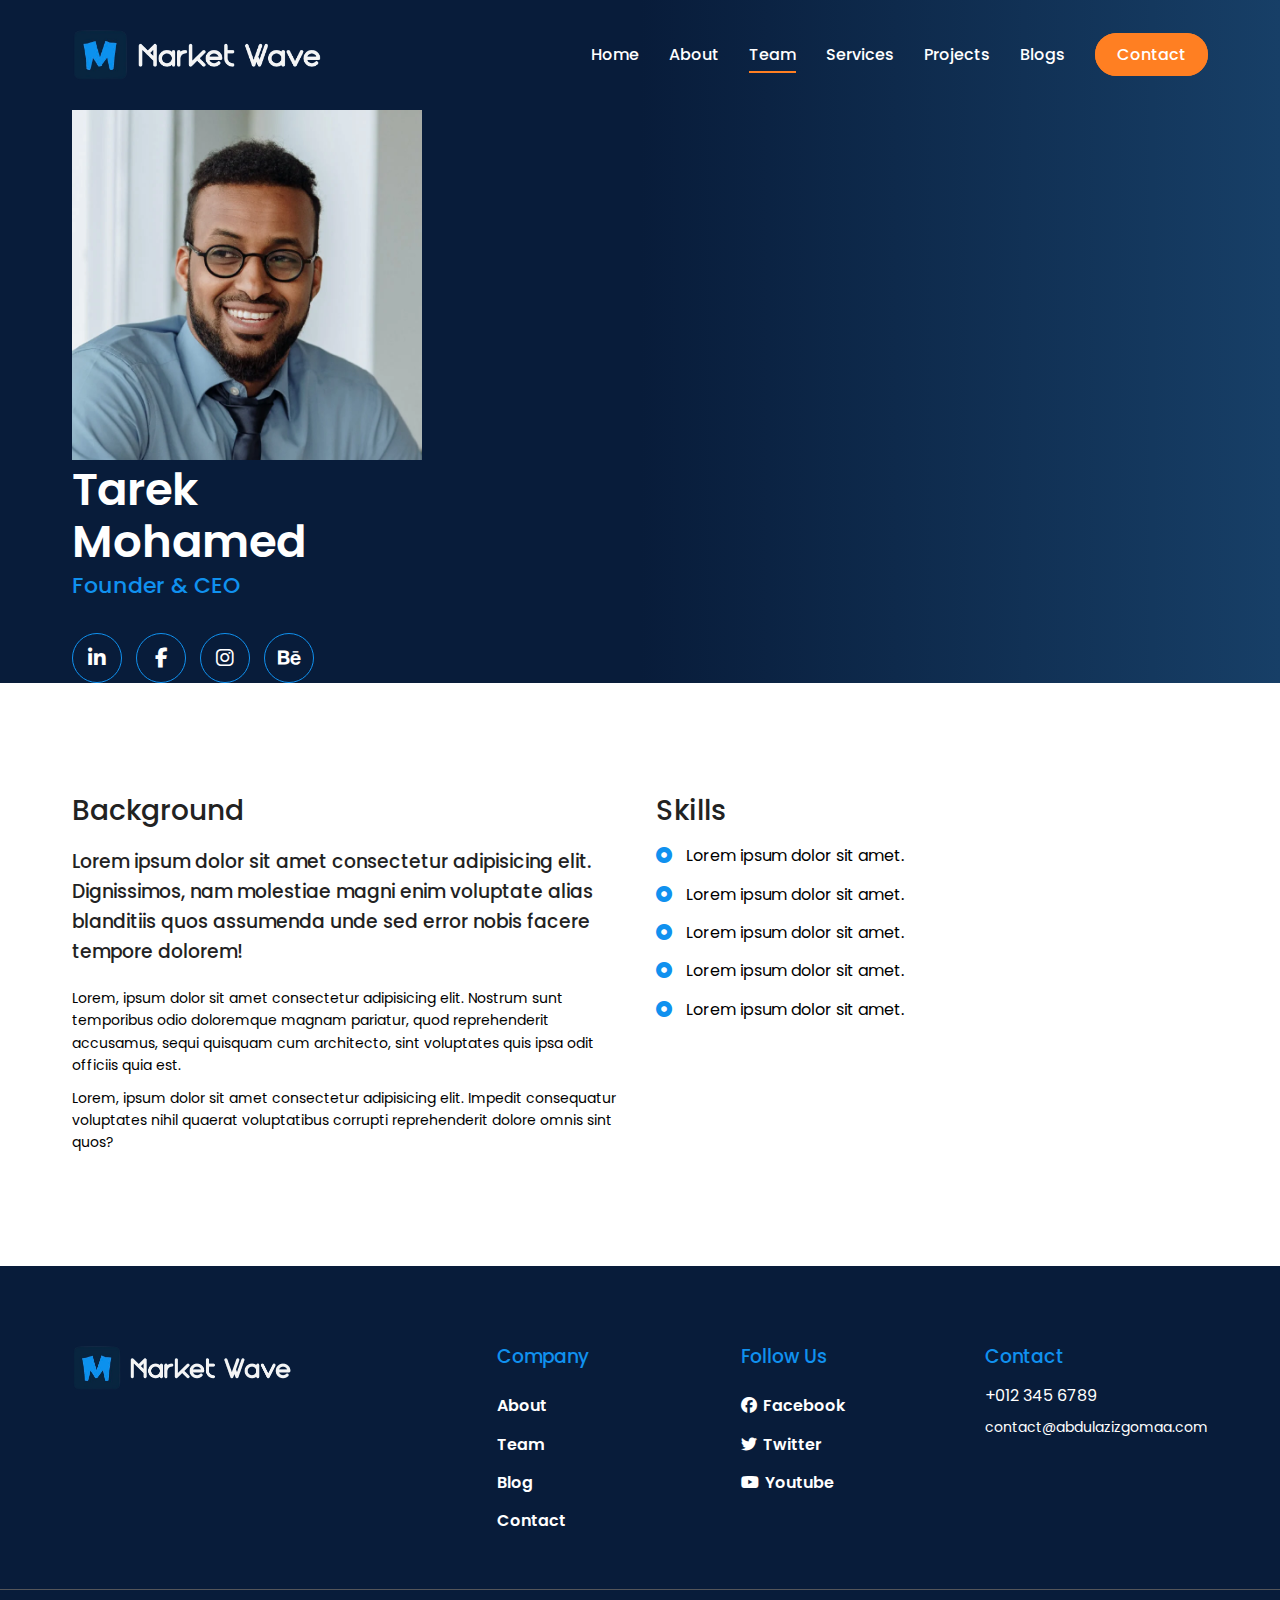
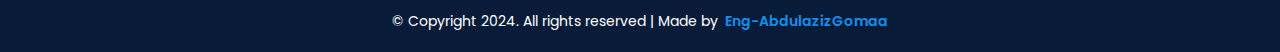
<file: teamPages/person1.html>
<!DOCTYPE html>
<html lang="en">

<head>
    <meta charset="UTF-8">
    <meta name="viewport" content="width=device-width, initial-scale=1.0">
    <meta name="description"
        content="Elevate your brand with Market Wave - Your strategic partner in social marketing and branding identity. We specialize in crafting compelling narratives, engaging content, and impactful strategies to amplify your presence in the digital landscape. Let us guide you through the waves of success.">
    <title>Market Wave Company</title>
    <!-- Favicon -->
    <link rel="Short icon" href="./favicon.ico" type="image/x-icon">
    <link rel="stylesheet" href="../css/all.min.css">
    <link rel="stylesheet" href="../css/Normalize.css">
    <!-- Style -->
    <link rel="stylesheet" href="../css/style.css">
</head>

<body>
    <!-- Start Header -->
    <header id="person-1-page">
        <div class="container">
            <div class="nav-bar">
                <img src="../img/logo.png" alt="logo">
                <nav>
                    <ul>
                        <li><a href="../index.html#home">Home</a></li>
                        <li><a href="../about.html">About</a></li>
                        <li><a href="./team.html" class="active">Team</a></li>
                        <li><a href="../index.html#services">Services</a></li>
                        <li><a href="../index.html#projects">Projects</a></li>
                        <li><a href="../index.html#blog">Blogs</a></li>
                        <li><a href="../contact.html" class="btn-primary">Contact</a></li>
                    </ul>
                </nav>
            </div>
            <div class="persons-1-content">
                <div>

                    <img src="../img/person1.webp" alt="person-1">
                    <div class="text">
                        <h3>Tarek Mohamed</h3>
                        <p class="text-secondary">Founder & CEO</p>
                        <div>
                            <a href="#" aria-label="visit linkedin"><i class="fa-brands fa-linkedin-in"></i></a>
                            <a href="#" aria-label="visit Facebook"><i class="fa-brands fa-facebook-f"></i></a>
                            <a href="#" aria-label="visit Instagrame"><i class="fa-brands fa-instagram"></i></a>
                            <a href="#" aria-label="visit Behance"><i class="fa-brands fa-behance"></i></a>
                        </div>
                    </div>
                </div>
            </div>
    </header>
    <!-- End Header -->
    <!-- Start info -->
    <section id="info" class="pad-7">
        <div class="container">
            <div class="row">
                <div class="col">
                    <h2>Background</h2>
                    <h3>Lorem ipsum dolor sit amet consectetur adipisicing elit. Dignissimos, nam molestiae magni enim
                        voluptate alias blanditiis quos assumenda unde sed error nobis facere tempore dolorem!</h3>
                    <p>Lorem, ipsum dolor sit amet consectetur adipisicing elit. Nostrum sunt temporibus odio doloremque
                        magnam
                        pariatur, quod reprehenderit accusamus, sequi quisquam cum architecto, sint voluptates quis ipsa
                        odit
                        officiis quia est.</p>
                    <p>Lorem, ipsum dolor sit amet consectetur adipisicing elit. Impedit consequatur voluptates nihil
                        quaerat
                        voluptatibus corrupti reprehenderit dolore omnis sint quos?</p>
                </div>
                <div class="col">
                    <h2>Skills</h2>
                    <ul>

                        <li><i class="fa-solid fa-circle-dot"></i> Lorem ipsum dolor sit amet.</li>
                        <li><i class="fa-solid fa-circle-dot"></i> Lorem ipsum dolor sit amet.</li>
                        <li><i class="fa-solid fa-circle-dot"></i> Lorem ipsum dolor sit amet.</li>
                        <li><i class="fa-solid fa-circle-dot"></i> Lorem ipsum dolor sit amet.</li>
                        <li><i class="fa-solid fa-circle-dot"></i> Lorem ipsum dolor sit amet.</li>
                    </ul>
                </div>
            </div>

        </div>
    </section>
    <!-- Start info -->
    <!-- Start Footer -->
    <footer id="footer">
        <div class="container">
            <div class="row">
                <img src="../img/logo.png" alt="logo">
                <div class="col">
                    <h3>Company</h3>
                    <ul>
                        <li><a href="../about.html">About</a></li>
                        <li><a href="team.html#our-team">Team</a></li>
                        <li><a href="../blogPages/blog.html">Blog</a></li>
                        <li><a href="../contact.html">Contact</a></li>
                    </ul>
                </div>
                <div class="col">
                    <h3>Follow Us</h3>
                    <ul>
                        <li><a href="#"><i class="fa-brands fa-facebook"></i>Facebook</a></li>
                    </ul>
                    <ul>
                        <li><a href="#"><i class="fa-brands fa-twitter"></i>Twitter</a></li>
                    </ul>
                    <ul>
                        <li><a href="#"><i class="fa-brands fa-youtube"></i>Youtube</a></li>
                    </ul>

                </div>
                <div class="col">
                    <h3>Contact</h3>
                    <span>+012 345 6789</span>
                    <p>contact@abdulazizgomaa.com</p>
                </div>
            </div>
        </div>
        <div class="designer">
            <p>&copy; Copyright 2024. All rights reserved | Made by <a
                    href="https://github.com/EngAbdulazizGomaa">Eng-AbdulazizGomaa</a></p>
        </div>
    </footer>
    <!-- End Footer -->
</body>

</html>
</file>
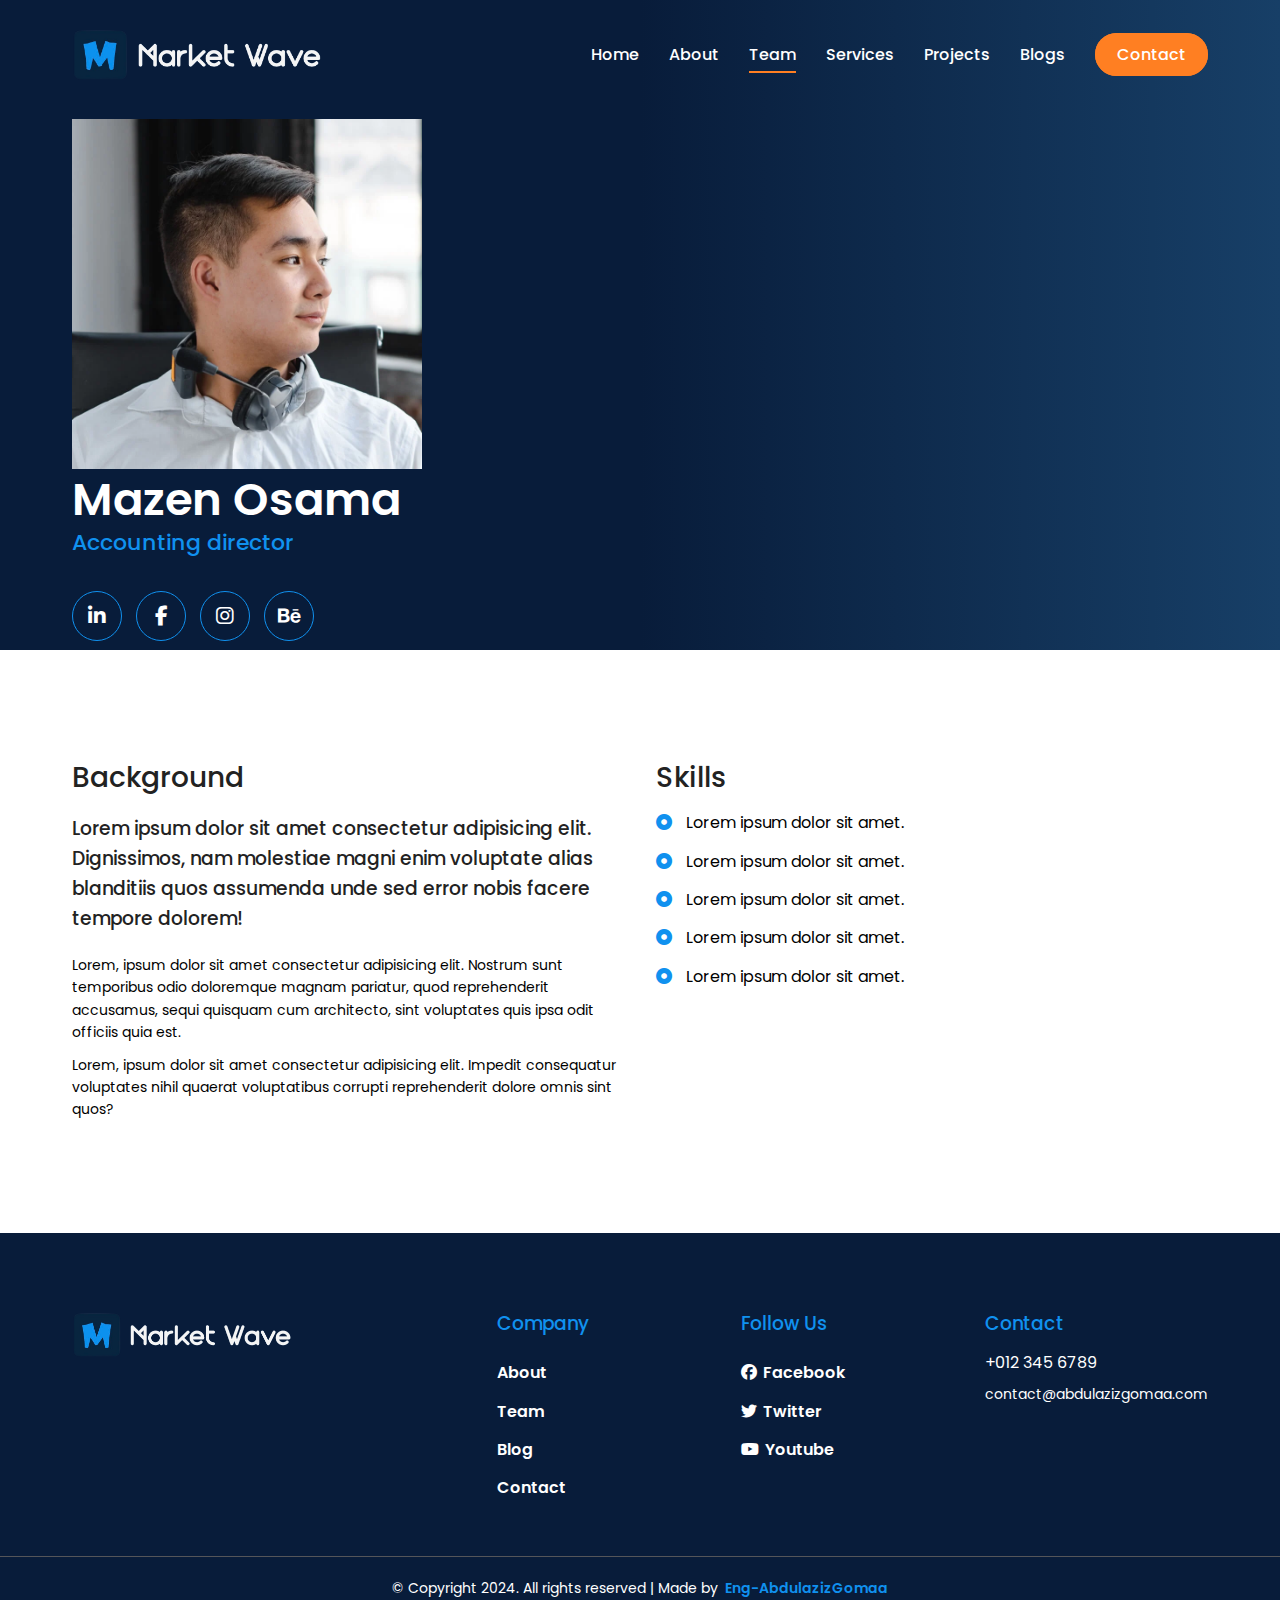
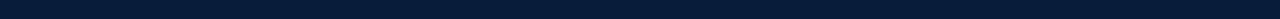
<file: teamPages/person2.html>
<!DOCTYPE html>
<html lang="en">
<head>
    <meta charset="UTF-8">
    <meta name="viewport" content="width=device-width, initial-scale=1.0">
    <meta name="description"
        content="Elevate your brand with Market Wave - Your strategic partner in social marketing and branding identity. We specialize in crafting compelling narratives, engaging content, and impactful strategies to amplify your presence in the digital landscape. Let us guide you through the waves of success.">
    <title>Market Wave Company</title>
    <!-- Favicon -->
    <link rel="Short icon" href="./favicon.ico" type="image/x-icon">
    <link rel="stylesheet" href="../css/all.min.css">
    <link rel="stylesheet" href="../css/Normalize.css">
    <!-- Style -->
    <link rel="stylesheet" href="../css/style.css">
</head>

<body>
    <!-- Start Header -->
    <header id="person-1-page">
        <div class="container">
            <div class="nav-bar">
                <img src="../img/logo.png" alt="logo">
                <nav>
                    <ul>
                        <li><a href="../index.html#home">Home</a></li>
                        <li><a href="../about.html">About</a></li>
                        <li><a href="./team.html" class="active">Team</a></li>
                        <li><a href="../index.html#services">Services</a></li>
                        <li><a href="../index.html#projects">Projects</a></li>
                        <li><a href="../index.html#blog">Blogs</a></li>
                        <li><a href="../contact.html" class="btn-primary">Contact</a></li>
                    </ul>
                </nav>
            </div>
            <div class="persons-1-content">
               <div>
                <img src="../img/person2.webp" alt="person-2">
               <div class="text">
                <h3>Mazen Osama</h3>
                <p class="text-secondary"> Accounting director</p>
                <div>
                    <a href="#" aria-label="visit linkedin"><i class="fa-brands fa-linkedin-in"></i></a>
                    <a href="#" aria-label="visit Facebook"><i class="fa-brands fa-facebook-f"></i></a>
                    <a href="#" aria-label="visit Instagrame"><i class="fa-brands fa-instagram"></i></a>
                    <a href="#" aria-label="visit Behance"><i class="fa-brands fa-behance"></i></a>
                </div>
               </div>
            </div>
            </div>
    </header>
    <!-- End Header -->
     <!-- Start info -->
      <section id="info" class="pad-7">
        <div class="container">
            <div class="row">
                <div class="col">
                    <h2>Background</h2>
                    <h3>Lorem ipsum dolor sit amet consectetur adipisicing elit. Dignissimos, nam molestiae magni enim voluptate alias blanditiis quos assumenda unde sed error nobis facere tempore dolorem!</h3>
                    <p>Lorem, ipsum dolor sit amet consectetur adipisicing elit. Nostrum sunt temporibus odio doloremque magnam
                        pariatur, quod reprehenderit accusamus, sequi quisquam cum architecto, sint voluptates quis ipsa odit
                        officiis quia est.</p>
                        <p>Lorem, ipsum dolor sit amet consectetur adipisicing elit. Impedit consequatur voluptates nihil quaerat
                            voluptatibus corrupti reprehenderit dolore omnis sint quos?</p>
                </div>
                <div class="col">
                    <h2>Skills</h2>
                    <ul>
    
                        <li><i class="fa-solid fa-circle-dot"></i> Lorem ipsum dolor sit amet.</li>
                        <li><i class="fa-solid fa-circle-dot"></i> Lorem ipsum dolor sit amet.</li>
                        <li><i class="fa-solid fa-circle-dot"></i> Lorem ipsum dolor sit amet.</li>
                        <li><i class="fa-solid fa-circle-dot"></i> Lorem ipsum dolor sit amet.</li>
                        <li><i class="fa-solid fa-circle-dot"></i> Lorem ipsum dolor sit amet.</li>
                    </ul>
                </div>
            </div>

        </div>
      </section>
     <!-- Start info -->
    <!-- Start Footer -->
    <footer id="footer">
        <div class="container">
            <div class="row">
                <img src="../img/logo.png" alt="logo">
                <div class="col">
                    <h3>Company</h3>
                    <ul>
                        <li><a href="../about.html">About</a></li>
                        <li><a href="team.html#our-team">Team</a></li>
                        <li><a href="../blogPages/blog.html">Blog</a></li>
                        <li><a href="../contact.html">Contact</a></li>
                    </ul>
                </div>
                <div class="col">
                    <h3>Follow Us</h3>
                    <ul>
                        <li><a href="#"><i class="fa-brands fa-facebook"></i>Facebook</a></li>
                    </ul>
                    <ul>
                        <li><a href="#"><i class="fa-brands fa-twitter"></i>Twitter</a></li>
                    </ul>
                    <ul>
                        <li><a href="#"><i class="fa-brands fa-youtube"></i>Youtube</a></li>
                    </ul>

                </div>
                <div class="col">
                    <h3>Contact</h3>
                    <span>+012 345 6789</span>
                    <p>contact@abdulazizgomaa.com</p>
                </div>
            </div>
        </div>
        <div class="designer">
            <p>&copy; Copyright 2024. All rights reserved | Made by <a href="https://github.com/EngAbdulazizGomaa">Eng-AbdulazizGomaa</a></p>
        </div>
    </footer>
    <!-- End Footer -->
</body>

</html>
</file>
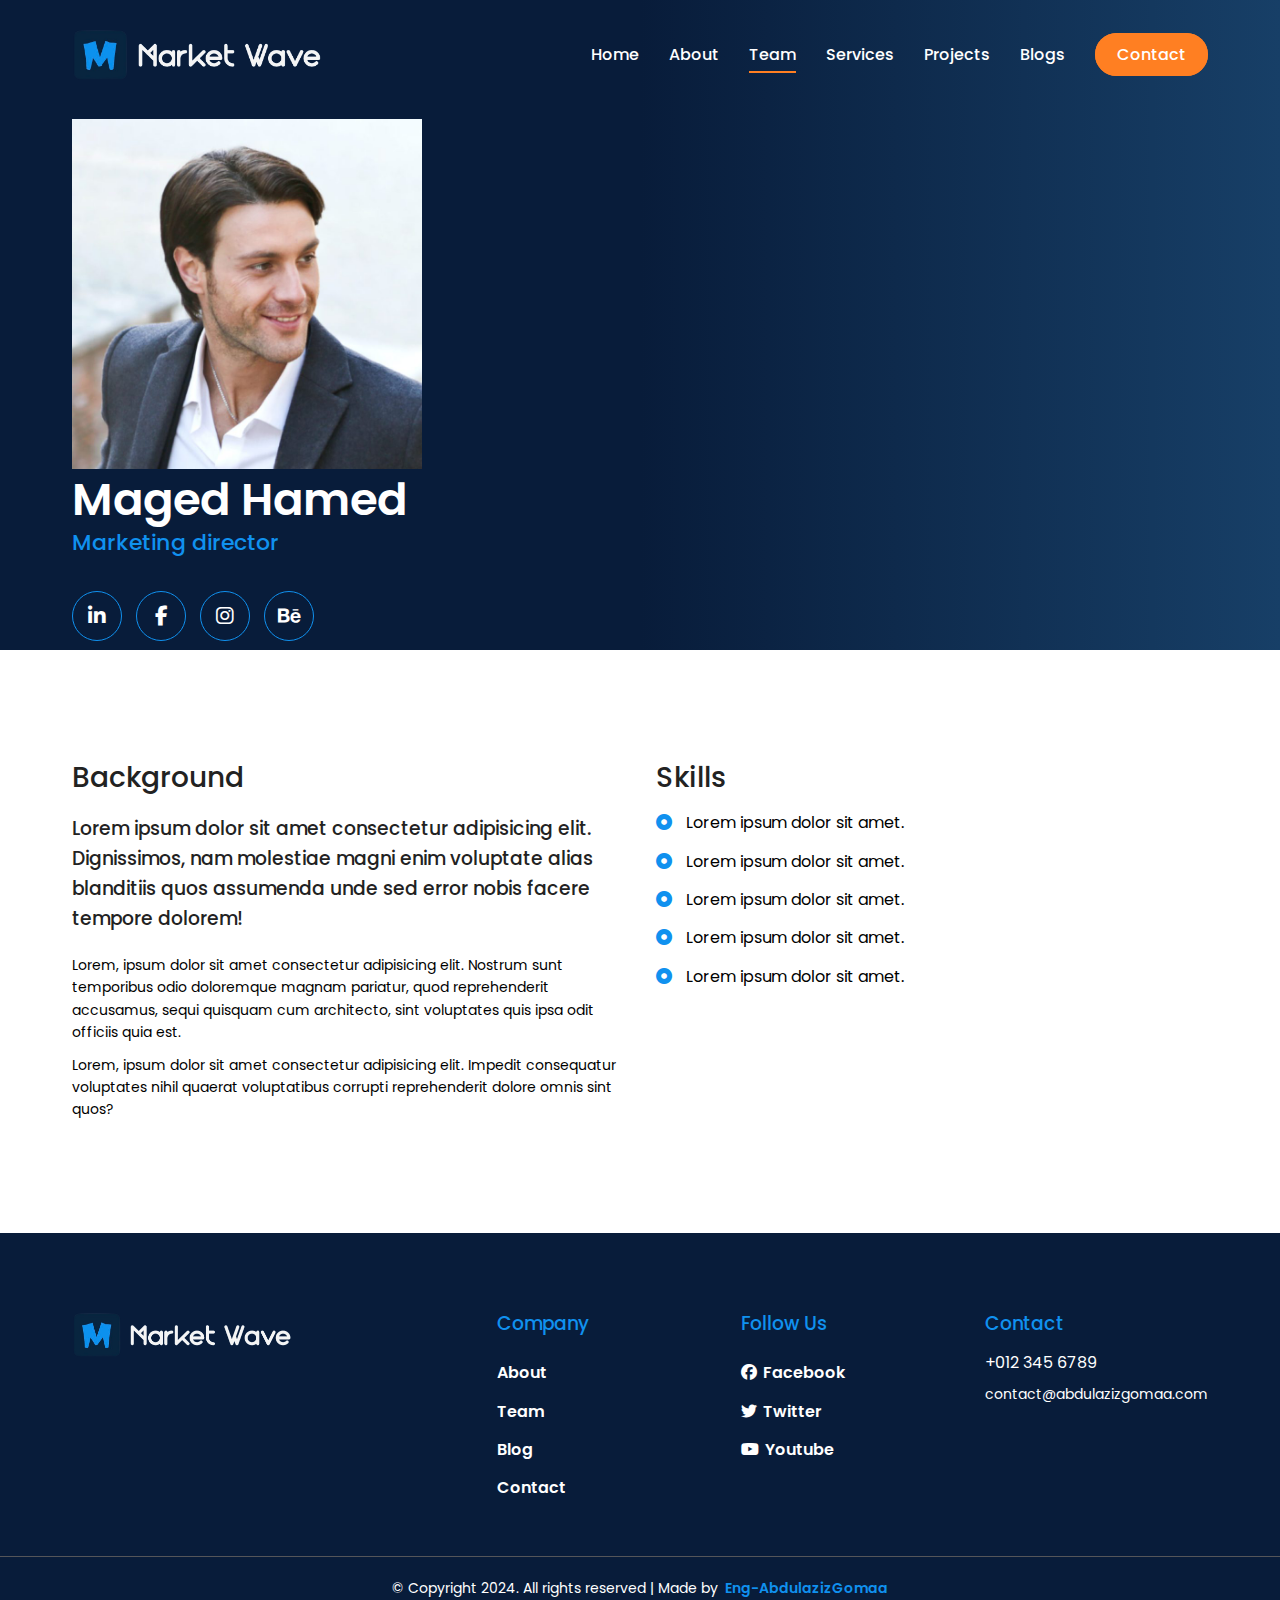
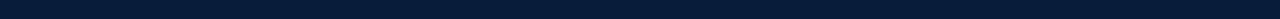
<file: teamPages/person3.html>
<!DOCTYPE html>
<html lang="en">

<head>
    <meta charset="UTF-8">
    <meta name="viewport" content="width=device-width, initial-scale=1.0">
    <meta name="description"
        content="Elevate your brand with Market Wave - Your strategic partner in social marketing and branding identity. We specialize in crafting compelling narratives, engaging content, and impactful strategies to amplify your presence in the digital landscape. Let us guide you through the waves of success.">
    <title>Market Wave Company</title>
    <!-- Favicon -->
    <link rel="Short icon" href="./favicon.ico" type="image/x-icon">
    <link rel="stylesheet" href="../css/all.min.css">
    <link rel="stylesheet" href="../css/Normalize.css">
    <!-- Style -->
    <link rel="stylesheet" href="../css/style.css">
</head>

<body>
    <!-- Start Header -->
    <header id="person-1-page">
        <div class="container">
            <div class="nav-bar">
                <img src="../img/logo.png" alt="logo">
                <nav>
                    <ul>
                        <li><a href="../index.html#home">Home</a></li>
                        <li><a href="../about.html">About</a></li>
                        <li><a href="./team.html" class="active">Team</a></li>
                        <li><a href="../index.html#services">Services</a></li>
                        <li><a href="../index.html#projects">Projects</a></li>
                        <li><a href="../index.html#blog">Blogs</a></li>
                        <li><a href="../contact.html" class="btn-primary">Contact</a></li>
                    </ul>
                </nav>
            </div>
            <div class="persons-1-content">
                <div>
                    <img src="../img/person3.jpeg" alt="person-3">
                    <div class="text">
                        <h3>Maged Hamed</h3>
                        <p class="text-secondary"> Marketing director</p>
                        <div>
                            <a href="#" aria-label="visit linkedin"><i class="fa-brands fa-linkedin-in"></i></a>
                            <a href="#" aria-label="visit Facebook"><i class="fa-brands fa-facebook-f"></i></a>
                            <a href="#" aria-label="visit Instagrame"><i class="fa-brands fa-instagram"></i></a>
                            <a href="#" aria-label="visit Behance"><i class="fa-brands fa-behance"></i></a>
                        </div>
                    </div>
                </div>
            </div>
    </header>
    <!-- End Header -->
    <!-- Start info -->
    <section id="info" class="pad-7">
        <div class="container">
            <div class="row">
                <div class="col">
                    <h2>Background</h2>
                    <h3>Lorem ipsum dolor sit amet consectetur adipisicing elit. Dignissimos, nam molestiae magni enim
                        voluptate alias blanditiis quos assumenda unde sed error nobis facere tempore dolorem!</h3>
                    <p>Lorem, ipsum dolor sit amet consectetur adipisicing elit. Nostrum sunt temporibus odio doloremque
                        magnam
                        pariatur, quod reprehenderit accusamus, sequi quisquam cum architecto, sint voluptates quis ipsa
                        odit
                        officiis quia est.</p>
                    <p>Lorem, ipsum dolor sit amet consectetur adipisicing elit. Impedit consequatur voluptates nihil
                        quaerat
                        voluptatibus corrupti reprehenderit dolore omnis sint quos?</p>
                </div>
                <div class="col">
                    <h2>Skills</h2>
                    <ul>

                        <li><i class="fa-solid fa-circle-dot"></i> Lorem ipsum dolor sit amet.</li>
                        <li><i class="fa-solid fa-circle-dot"></i> Lorem ipsum dolor sit amet.</li>
                        <li><i class="fa-solid fa-circle-dot"></i> Lorem ipsum dolor sit amet.</li>
                        <li><i class="fa-solid fa-circle-dot"></i> Lorem ipsum dolor sit amet.</li>
                        <li><i class="fa-solid fa-circle-dot"></i> Lorem ipsum dolor sit amet.</li>
                    </ul>
                </div>
            </div>

        </div>
    </section>
    <!-- Start info -->
    <!-- Start Footer -->
    <footer id="footer">
        <div class="container">
            <div class="row">
                <img src="../img/logo.png" alt="logo">
                <div class="col">
                    <h3>Company</h3>
                    <ul>
                        <li><a href="../about.html">About</a></li>
                        <li><a href="team.html#our-team">Team</a></li>
                        <li><a href="../blogPages/blog.html">Blog</a></li>
                        <li><a href="../contact.html">Contact</a></li>
                    </ul>
                </div>
                <div class="col">
                    <h3>Follow Us</h3>
                    <ul>
                        <li><a href="#"><i class="fa-brands fa-facebook"></i>Facebook</a></li>
                    </ul>
                    <ul>
                        <li><a href="#"><i class="fa-brands fa-twitter"></i>Twitter</a></li>
                    </ul>
                    <ul>
                        <li><a href="#"><i class="fa-brands fa-youtube"></i>Youtube</a></li>
                    </ul>

                </div>
                <div class="col">
                    <h3>Contact</h3>
                    <span>+012 345 6789</span>
                    <p>contact@abdulazizgomaa.com</p>
                </div>
            </div>
        </div>
        <div class="designer">
            <p>&copy; Copyright 2024. All rights reserved | Made by <a
                    href="https://github.com/EngAbdulazizGomaa">Eng-AbdulazizGomaa</a></p>
        </div>
    </footer>
    <!-- End Footer -->
</body>

</html>
</file>
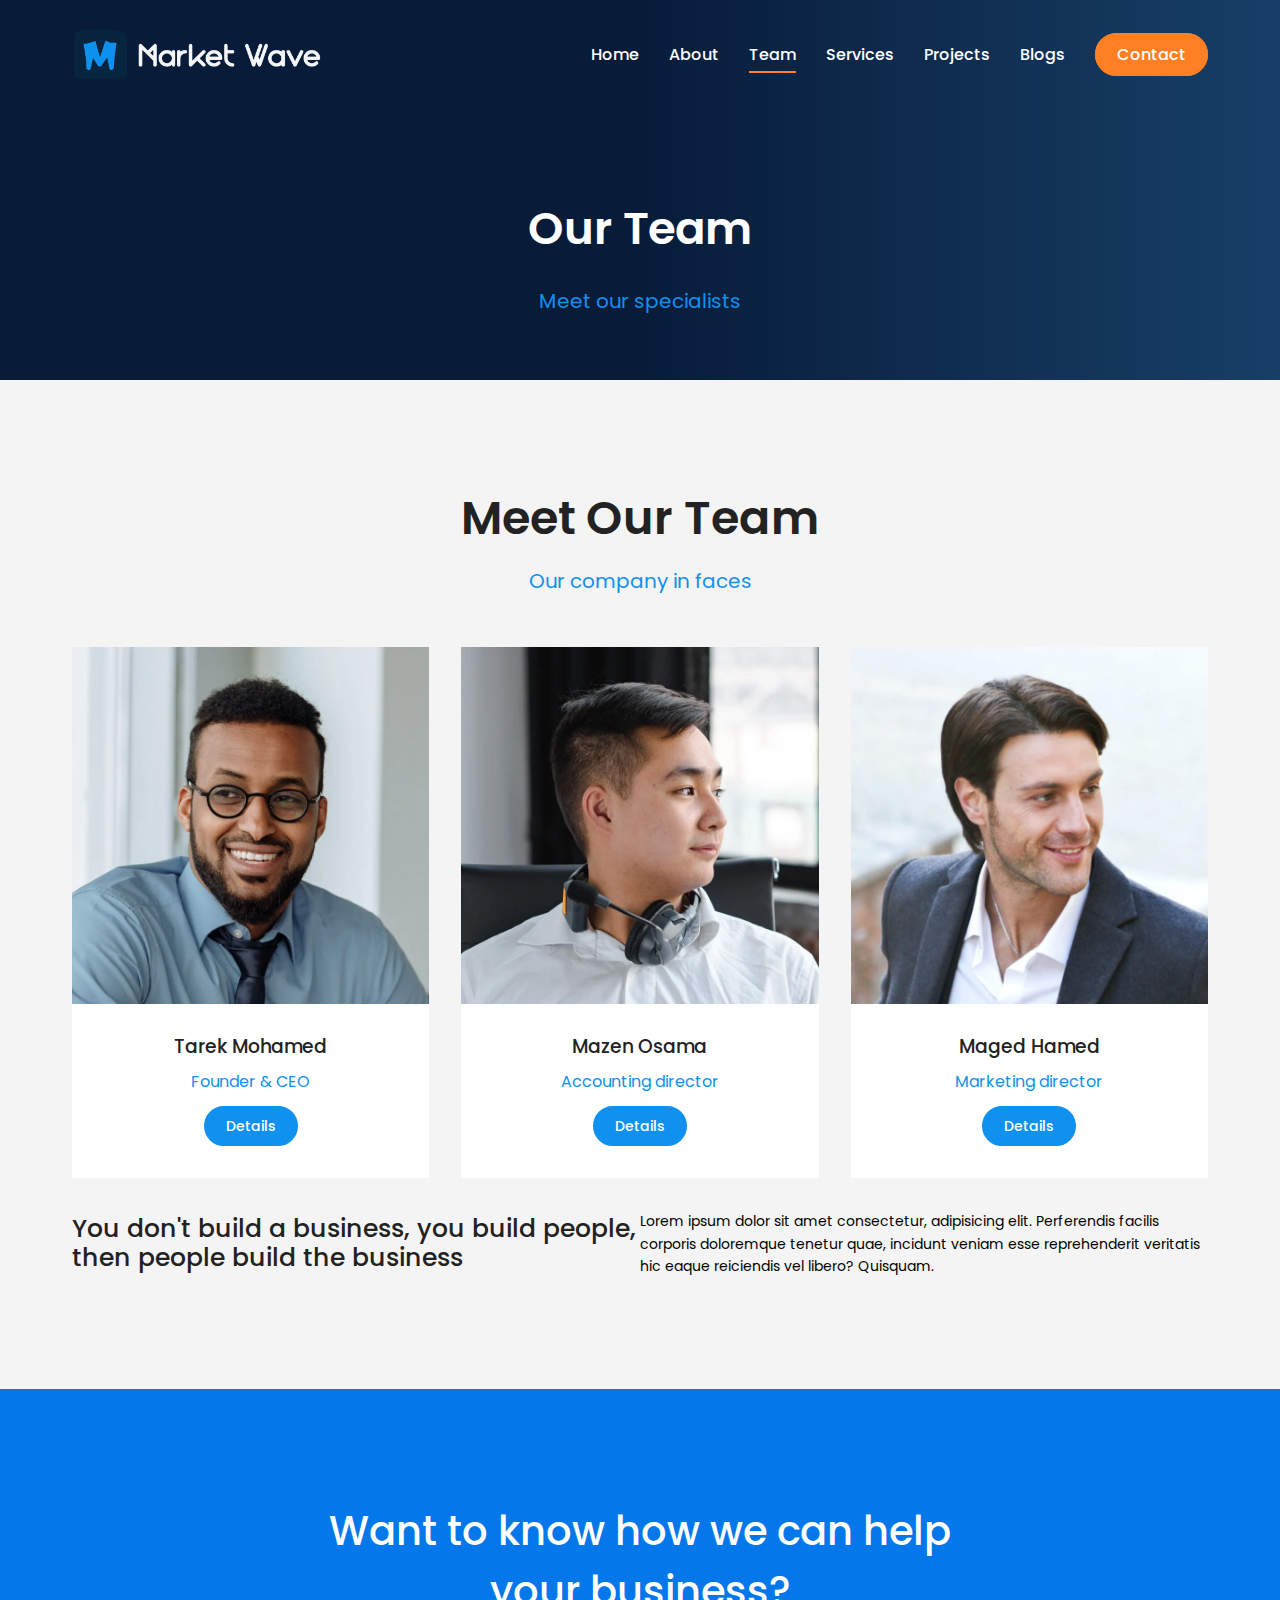
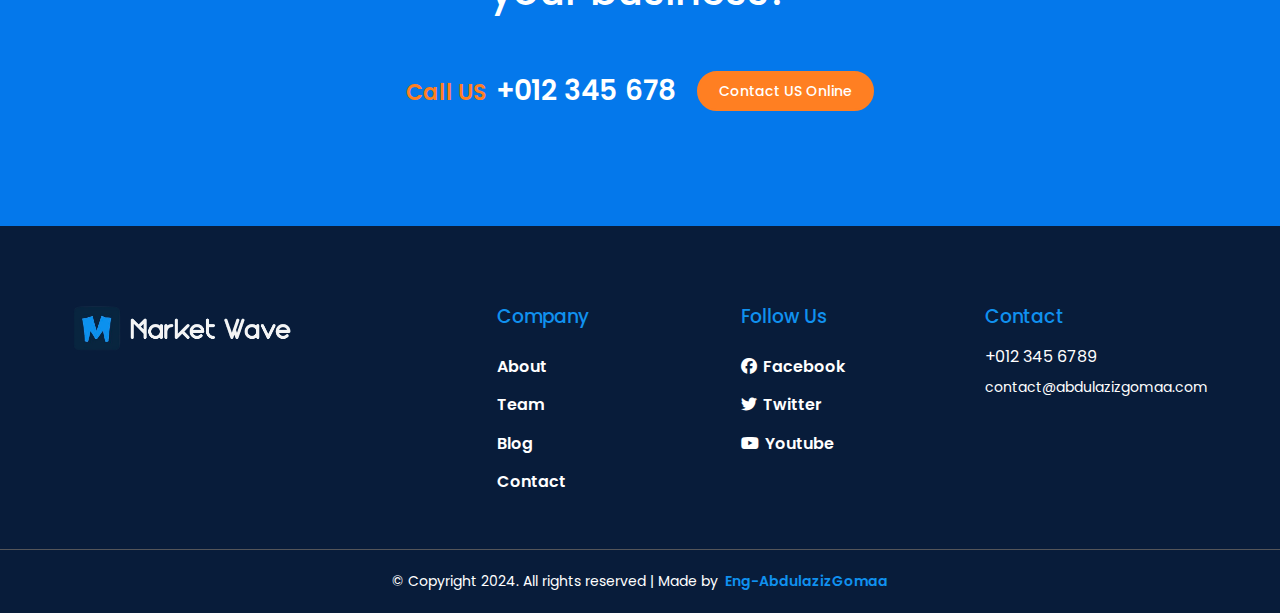
<file: teamPages/team.html>
<!DOCTYPE html>
<html lang="en">
<head>
    <meta charset="UTF-8">
    <meta name="viewport" content="width=device-width, initial-scale=1.0">
    <meta name="description"
        content="Elevate your brand with Market Wave - Your strategic partner in social marketing and branding identity. We specialize in crafting compelling narratives, engaging content, and impactful strategies to amplify your presence in the digital landscape. Let us guide you through the waves of success.">
    <title>Market Wave Company</title>
    <!-- Favicon -->
    <link rel="Short icon" href="./favicon.ico" type="image/x-icon">
    <link rel="stylesheet" href="../css/all.min.css">
    <link rel="stylesheet" href="../css/Normalize.css">
    <!-- Style -->
    <link rel="stylesheet" href="../css/style.css">
</head>

<body>
    <!-- Start Header -->
    <header id="about-page">
        <div class="container">
            <div class="nav-bar">
                <img src="../img/logo.png" alt="logo">
                <nav>
                    <ul>
                        <li><a href="../index.html#home">Home</a></li>
                        <li><a href="../about.html">About</a></li>
                        <li><a href="./team.html" class="active">Team</a></li>
                        <li><a href="../index.html#services">Services</a></li>
                        <li><a href="../index.html#projects">Projects</a></li>
                        <li><a href="../index.html#blog">Blogs</a></li>
                        <li><a href="../contact.html" class="btn-primary">Contact</a></li>
                    </ul>
                </nav>
            </div>
            <div class="about-content">
                <h1>Our Team</h1>
                <p>Meet our specialists</p>
            </div>
    </header>
    <!-- End Header -->
    <!-- Start our team -->
    <header id="our-team" class="pad-7 bg-white">
        <div class="container">
            <div class="title">
                <h2>Meet Our Team</h2>
                <p>Our company in faces</p>
            </div>
            <div class="row">
                <div class="col">
                    <img src="../img/person1.webp" alt="team">
                    <div>
                        <h3>Tarek Mohamed</h3>
                        <span class="text-secondary">Founder & CEO</span>
                        <a href="./person1.html" class="btn btn-secondary">Details</a>
                    </div>
                </div>
                <div class="col">
                    <img src="../img/person2.webp" alt="team">
                   <div>

                       <h3>Mazen Osama</h3>
                       <span class="text-secondary">Accounting director</span>
                       <a href="./person2.html" class="btn btn-secondary">Details</a>
                    </div>
                </div>
                <div class="col">
                    <img src="../img/person3.jpeg" alt="team">
                  <div>

                      <h3>Maged Hamed</h3>
                      <span class="text-secondary">Marketing director</span>
                      <a href="./person3.html" class="btn btn-secondary">Details</a>
                    </div>
                </div>
            </div>
            <div class="qoute">
                <h3>You don't build a business, you build people, then people build the business</h3>
                <p>Lorem ipsum dolor sit amet consectetur, adipisicing elit. Perferendis facilis corporis doloremque
                    tenetur quae, incidunt veniam esse reprehenderit veritatis hic eaque reiciendis vel libero?
                    Quisquam.</p>
            </div>
        </div>
    </header>
    <!-- End our team -->

    <!-- Ask Start -->
    <section id="ask" class="pad-7">
        <div class="ask-content">
            <h2>Want to know how we can help your business?</h2>
            <p><span class="text-praimary">Call US</span>+012 345 678</p>
            <a href="../contact.html" class="btn btn-primary">Contact US Online</a>
        </div>
    </section>
    <!-- Ask End -->
    <!-- Start Footer -->
    <footer id="footer">
        <div class="container">
            <div class="row">
                <img src="../img/logo.png" alt="logo">
                <div class="col">
                    <h3>Company</h3>
                    <ul>
                        <li><a href="../about.html">About</a></li>
                        <li><a href="team.html#our-team">Team</a></li>
                        <li><a href="../blogPages/blog.html">Blog</a></li>
                        <li><a href="../contact.html">Contact</a></li>
                    </ul>
                </div>
                <div class="col">
                    <h3>Follow Us</h3>
                    <ul>
                        <li><a href="#"><i class="fa-brands fa-facebook"></i>Facebook</a></li>
                    </ul>
                    <ul>
                        <li><a href="#"><i class="fa-brands fa-twitter"></i>Twitter</a></li>
                    </ul>
                    <ul>
                        <li><a href="#"><i class="fa-brands fa-youtube"></i>Youtube</a></li>
                    </ul>

                </div>
                <div class="col">
                    <h3>Contact</h3>
                    <span>+012 345 6789</span>
                    <p>contact@abdulazizgomaa.com</p>
                </div>
            </div>
        </div>
        <div class="designer">
            <p>&copy; Copyright 2024. All rights reserved | Made by <a href="https://github.com/EngAbdulazizGomaa">Eng-AbdulazizGomaa</a></p>
        </div>
    </footer>
    <!-- End Footer -->
</body>

</html>
</file>
<file: css/style.css>
@import url('https://fonts.googleapis.com/css2?family=Poppins:ital,wght@0,100;0,200;0,300;0,400;0,500;0,600;0,700;0,800;0,900;1,100;1,200;1,300;1,400;1,500;1,600;1,700;1,800;1,900&display=swap');
*{
    margin: 0;
    padding: 0;
    box-sizing: border-box;
}
:root{
    --light-sky-blue: #1091Ef;
    --dark-sky-blue: #0478eb;
    --dark-blue: #081C3A;
    --bg-white: #f4f4f4;
    --dark-gray: #222;
    --light-orange: #ff7f22;
}
html{
    scroll-behavior: smooth;
}
body{
    font-family: "Poppins", sans-serif;
}
ul{
    list-style: none;
}
a {
    text-decoration: none;
}
h2,h3,h4{

    font-weight: 500;
    color: var(--dark-gray);
}
p{
    font-size: 14px;
    line-height: 1.6;
}
/* Start Component */
.btn-primary {
    background-color: var(--light-orange);
    color: #fff;
    border: 2px solid var(--light-orange);
    transition: all 0.3s ease
}
.btn-primary:hover{
    background-color: transparent;
    border-color: var(--light-orange);
    color: var(--light-orange);
}
.btn-secondary {
    background-color: var(--light-sky-blue);
    color: #fff;
    border: 2px solid var(--light-sky-blue);
    transition: all 0.3s ease;
}
.btn-secondary:hover {
    background-color: var(--dark-sky-blue);
}
.btn{

    display: inline-block;
    padding: 10px 20px;
    font-weight: 500;
    border-radius: 25px;
    font-size: 14px;
}
.active{
    border-bottom: 2px solid var(--light-orange);
    padding-bottom: 5px;
}
.bg-white{
    background-color: var(--bg-white);
}
.pad-7{
    padding: 7rem 0;
}
.title{
    text-align: center;
    padding: 0 1rem;
}
.title h2{
    font-size: 46px;
    font-weight: 600;
}
.title p{
    color: var(--light-sky-blue);
    font-size: 20px;
    margin: 20px 0 50px;
}
.btn-third {
    color: var(--light-sky-blue);
    margin-left: 30px;
    border-bottom: 2px solid var(--light-sky-blue);
    padding-bottom: 8px;
}
.text-praimary{
    color: var(--light-orange);
}
.text-secondary{
    color: var(--light-sky-blue);
}
.container{
    max-width: 1200px;
    margin: auto;
    padding: 0 2rem;
}
.container .nav-bar{
    display: flex;  
    align-items: center; 
    justify-content: space-between;
    min-height: 110px;
}
.container .nav-bar img{
    max-width: 250px;
}
.container .nav-bar nav ul{
    display: flex;
}
.container .nav-bar nav ul li a:not(.btn-primary){
    margin: 0 15px;
    color: #fff;
    font-weight: 500;
    transition: .3s ease;
}
.container .nav-bar nav ul li a:not(.btn-primary):hover{
    border-bottom: 2px solid var(--light-orange);
    padding-bottom: 5px;
}
.container .nav-bar nav ul li .btn-primary{
    padding: 8px 20px;
    border-radius: 25px;
    margin-left: 15px;
    font-weight: 500;
}
/* End Component */
/* Start Header */
#home{
    background-image: linear-gradient(to right ,var(--dark-blue) 50%,#173f67);
    /* min-height: 100vh; */
}
.container .nav-bar{
    display: flex;  
    align-items: center; 
    justify-content: space-between;
    min-height: 110px;
}
.container .nav-bar img{
    max-width: 250px;
}
 .container .nav-bar nav ul{
    display: flex;
}
 .container .nav-bar nav ul li a:not(.btn-primary){
    margin: 0 15px;
    color: #fff;
    font-weight: 500;
    transition: .3s ease;
}
.container .nav-bar nav ul li a:not(.btn-primary):hover{
    border-bottom: 2px solid var(--light-orange);
    padding-bottom: 5px;
}
.container .nav-bar nav ul li .btn-primary{
    padding: 8px 20px;
    border-radius: 25px;
    margin-left: 15px;
    font-weight: 500;
}
#home .header-content{
    display: grid;
    grid-template-columns: repeat(2,1fr);
    align-items: center;
    min-height: calc(90vh - 110px);
}
#home .header-content h1{
    font-size: 70px;
    font-family: 600;
    color: #fff;
}
#home .header-content p{
    font-size: 25px;
    color: #fff;
    margin: 1rem 0 4rem;
}
#home .header-content .btn {
    font-size: 16px;
}
#home .header-content .btn:hover{
    background-color: transparent;
}
/* End Header */
/* Start Clients */
#clients{
    padding: 3rem 0;
}
#clients h2{
    font-size: 20px;
    text-align: center;
    margin-bottom: 1rem;
}
#clients .container .row{
    display: grid;
    grid-template-columns: repeat(6,1fr);
}
#clients .container .row img{
    max-width: 100%;
}
/* End Clients */
/* Start Servies */
#services .row{
    display: grid;
    grid-template-columns: repeat(3,1fr);
    text-align: center;
    column-gap: 2rem;
}
#services .row img{
    max-width: 90%;
}
#services .row .col h3 {
    font-size: 25px;
}
#services .row .col p{
    margin: 20px 0 3rem;
}
/* End Servies */
/* Start Experience */
#experience .container .cols{
    display: grid;
    grid-template-columns:2fr 1fr ;
    column-gap: 2rem;
}
#experience .container .cols .col-1{
    display: grid;
    grid-template-rows: repeat(2,1fr);

}
#experience .container .cols .col-1 .row{
    display: grid;
    grid-template-columns: repeat(2,1fr);
    column-gap: 2rem;
}
#experience .container .cols .col-1 .row i{
    color: var(--light-sky-blue);
    font-size: 30px;
}
#experience .container .cols .col-1 .row h3{
    margin: 20px 0;
    font-size: 20px;
}
#experience .container .cols .col-2 {
    background-color: #fff;
}
#experience .container .cols .col-2 img{
    max-width: 100%;
}
#experience .container .cols .col-2 .item-content{
    padding: 3rem;
    text-align: center;
}
#experience .container .cols .col-2 p{
    margin: 10px 0;
    color: var(--light-sky-blue);
    font-size: 17px;
}
/* End Experience */
/* Start Ask */
#ask{
    background-color: var(--dark-sky-blue);
}
#ask .ask-content{
    max-width: 700px;
    margin: auto;
    text-align: center;
    padding: 0 2rem;
}
#ask .ask-content h2{
    font-size: 40px;
    color: #fff;
    margin-bottom: 3rem;
    line-height: 1.5;
}
#ask .ask-content p{
    display: inline-block;
    font-size: 28px;
    font-weight: 600;
    margin-right: 1rem;
    color: #fff;
    vertical-align: middle;
}
#ask .ask-content p span {
    font-size: 22px;
    margin-right: 10px;
}
/* End Ask */
/* Start Projects */
#projects {
    text-align: center;
}
#projects .row{
    display: grid;
    grid-template-columns: repeat(4,1fr);

    
}
#projects .row img{
    max-width: 100%;
    cursor: pointer;
    transition: all 0.3s ease;
}
#projects .row img:hover{
    filter: brightness(0.5);
}
#projects .row .col .item{
    background-color: #fff;
    padding: 2rem;
    max-width: 80%;
    margin: auto;
    transform: translateY(-50%);
}
#projects .row .col .item p{
    margin-top: 20px;
}
/* End Projects */
/* Start Work */
#work .row{
    display: grid;
    grid-template-columns: repeat(3,1fr);
    gap: 2rem;
}
#work .row img{
    max-width: 100%;
}
#work .row .item {
    background-color: #fff;
    padding: 2rem;
}
#work .row .item span{
    font-size: 35px;
    font-weight: 600;
}
#work .row .item h3{
    margin: 10px 0;
}
 .qoute {
    display: grid;
    grid-template-columns: repeat(2,1fr);
    align-items: center;
    margin-top: 2rem;
}
.qoute h3{
    font-size: 25px;
}
/* End Work */
/* Start Blogs */
#blogs{
    text-align: center;
}
#blogs .row{
    display: grid;
    grid-template-columns: repeat(4,1fr);
}
#blogs .row img{
    max-width: 100%;
    cursor: pointer;
    transition: all 0.3s ease;
}
#blogs .row img:hover{
    filter: brightness(0.5);
}
#blogs .row .col .item{
    background-color: #fff;
    padding: 2rem;
    max-width: 80%;
    margin: auto;
    transform: translateY(-50%);
}
#blogs .row .col .item p{
    margin-top: 20px;
}
/* End Blogs */
/* Start Footer */
footer{
    background-color: var(--dark-blue);
    color: #fff;
    
}
footer .row{
    display: grid;
    grid-template-columns: 2fr 1fr 1fr 1fr;
    column-gap: 4rem;
    padding: 5rem 0 3rem;
}
footer .row img{
  max-width: 220px;
}
footer .row h3{
    color: var(--light-sky-blue);
    margin-bottom: 20px;
}
footer .row .col ul li a{
    color: #fff;
    display: inline-block;
    margin: 10px 0;
    font-weight: 600;
    transition: all .3s ease;
}
footer .row .col ul li a:hover{
    color: var(--light-sky-blue);
    
}
footer .row .col ul li a i{
    margin-right: 6px;
}
footer .row .col span{
    margin-bottom: 10px;
    display: inline-block;
}
footer .designer{
    border-top: 1px solid #545559;
    padding: 20px;
    text-align: center;
}
footer .designer a{
    color: var(--light-sky-blue);
    display: inline-block;
    margin-left: 3px;
    font-weight: 600;
}
/* End Footer */
/* Start About Page */
/* Start Header */
#about-page{
    background-image: linear-gradient(to right ,var(--dark-blue) 50%,#173f67);
    /* min-height: 100vh; */
}
#about-page .about-content{
   /* text-align: center;  */
    min-height: 30vh;
    display: flex;
    align-items: center;
    justify-content: center;
    flex-direction: column;
}
#about-page .about-content h1{
    color: #fff;
    font-size: 45px;
    font-weight: 600;
}
#about-page .about-content p{
    font-size: 20px;
    color: var(--light-sky-blue);
}
/* End Header */
/* Start Story */
#story .row{
    display: grid;
    grid-template-columns: repeat(2,1fr);
    align-items: center;
    column-gap: 3rem;
}
#story .row img{
    max-width: 100%;
}

#story .row .col h3{
    font-size: 30px;
    margin-bottom: 2rem;
    line-height: 1.5;
}
/* End Story */
#story .status{
    display: grid;
    grid-template-columns: repeat(4,1fr);
    margin-top: 4rem;
    text-align: center;
}
#story .status span{
    font-weight: 600;
    font-size: 50px;
    display: inline-block;
    margin-bottom: 10px;
}
/* End About Page */
/* Start Our-team Page */
#our-team .row{
    display: grid;
    grid-template-columns: repeat(3,1fr);
    column-gap: 2rem;
    text-align: center; 
}
#our-team .row .col div{
    background-color: #fff;
    padding: 2rem; 
    
}
#our-team .row .col span{
    display: block;
    margin: 15px 0
}
#our-team .row .col img{
    display: block;
    max-width: 100%;
    transition: all 0.3s ease;
}
#our-team .row .col img:hover{
    filter: brightness(0.3);
}
/* Start Person-1 */
#person-1-page{
   
        background-image: linear-gradient(to right ,var(--dark-blue) 50%,#173f67);
        /* min-height: 100vh; */

}
#person-1-page .persons-1-content {
    display: grid;
    grid-template-columns: 1fr 2fr;
     column-gap:2rem; 
     align-items: center;
     min-height: 60vh;
}
#person-1-page .persons-1-content h3{
    color: #fff;
    font-size: 45px;
    font-weight: 600;
}
#person-1-page .persons-1-content p{ 
    font-size: 22px;
    margin-bottom: 30px;
    font-weight: 500;
}
#person-1-page .persons-1-content img{
    max-width: 350px;
   
}
#person-1-page .persons-1-content div a i{
    margin-right: 10px;
    font-size: 20px;
    color: white;
    border: 1px solid var(--light-sky-blue);
    border-radius:50% ;
    padding: 10px;
    text-align: center;
    width: 50px;
    height: 50px;
    line-height: 1.4;
    transition: all 0.3s ease;
}
#person-1-page .persons-1-content div a i:hover{
    background-color: var(--light-sky-blue);
}
#info .row{
    display: grid;
    grid-template-columns: repeat(2,1fr);
    column-gap: 2rem;
}
#info .row .col h2 {
    font-size: 28px;
}
#info .row .col h3{
    margin: 20px 0;
    line-height: 1.6;
}
#info .row .col p:first-of-type{
    margin: 10px 0;
}
#info .row .col ul li {
margin: 20px 0;
}
#info .row .col ul li  i{
    color: var(--light-sky-blue);
    margin-right: 10px;
}
/* End Person-1 */

/* End Our-team Page */
/* Start Service */
#service{
    background-image: linear-gradient(to right ,var(--dark-blue) 50%,#173f67);
}
#service .service-content{
    display: grid;
    grid-template-columns: 1.2fr 1fr;
    align-items: center;
    column-gap: 8rem;
    min-height: 60vh;

}
#service .service-content .col h1{
    font-size: 45px;
    color: #fff;
    font-weight: 600;
}
#service .service-content .col p{
    font-size: 18px;
    color: #fff;
    margin-bottom: 30px;
}
/* End Service */
/* Start Blog Page */
#blog-page{
    background-image: linear-gradient(to right ,var(--dark-blue) 50%,#173f67);
}
#blog-info .container{
    display: grid;
    grid-template-columns: 2fr 1fr;
    column-gap: 5rem;
}
#blog-info .container .col{
    display: grid;
    grid-template-columns: 1fr;
    row-gap: 2rem;
}
#blog-info .container .col img{
    max-width: 100%;
}
#blog-info .container .col .item{
    max-width: 80%;
    margin: auto;
    background-color: #fff;
    transform: translateY(-50%);
    text-align: center;
    padding: 2rem 3rem;
    border-radius: 20px;
}
#blog-info .container .col .item span{
    margin: 20px 0;
    display: block;
}
#blog-info .container .col .item p{
    margin-bottom: 20px;
}
#blog-info .container .list h2{
    margin-bottom: 20px;
}
#blog-info .container .list .col{
    display: flex;
    margin-bottom: 20px;
  
}
#blog-info .container .list .col img{
    max-width: 100px;
    margin-right: 20px;
}
#blog-info .container .list .col span{
    display: block;
    font-size: 12px;
    color: #545559;
    margin-top: 8px;
}
/* Start Posts */
#blogs-info .container{
    display: grid;
    grid-template-columns: 2fr 1fr;
    column-gap: 5rem;
}
#blogs-info .container .col img{
    max-width: 100%;
}
#blogs-info .container .col  h2{
    font-size: 20px;
    margin: 3rem 0;
    font-weight: 400;
    line-height: 1.5;
}
#blogs-info .container .col p{
    margin: 20px 0;
}
#blogs-info .container .share .links{
display: grid;
grid-template-columns: repeat(2,1fr);
gap: 1rem 2rem;

}
#blogs-info .container .share .links i{
    margin-right: 4px;
}
#blogs-info  .share h2 {
    margin-bottom: 2rem;
    font-size: 20px;
}
#blogs-info  .share {
    position: sticky;
    height: 0;
    top: 10px;
}
/* End Posts */
/* Start Contact Us */
#location .container .row{
    display: grid;
    grid-template-columns: repeat(3,1fr);
    column-gap: 2rem;
    text-align: center;
}
#location .container .row i{
    color: var(--light-sky-blue);
    font-size: 28px;
}
#location .container .row h2{
    font-size: 18px;
    margin: 10px 0;
    font-weight: 400;
}
#location .container .row p:last-child{
    font-weight: 500;
    font-size: 22px;
}
/* Start Form */
#form {
    padding: 7rem 2rem;
    max-width: 700px;
    margin: auto;
}
#form .from-control{
    margin: 30px 0;
}
#form .from-control input ,textarea{
    display: block;
    width: 100%;
    padding: 10px;
    margin-top: 5px;
    border: 1px solid #ddd;
}
#form label{
    position: relative;
    font-size: 12px;
}
#form label::after{
    content: "*";
    color: red;
}
#form .btn-secondary{
    width: 100%;
    cursor: pointer;
}
/* End Form */
/* End Contact Us */
/* End Blog Page */
/* Start Resposive */
@media (max-width:950px){
    .container .nav-bar{
        flex-direction: column;
        padding: 1rem;
    }
    .container .nav-bar img{
        margin: 10px 0;
    }
    .container .nav-bar nav ul li a:not(.btn-primary){
        margin: 0 5px;
    }
    .container .nav-bar nav ul li .btn-primary{
        padding: 5px 8px;
        margin: 0 5px;
    }
    #home .header-content h1{
        font-size: 40px;
    }
    #home .header-content p{
        font-size: 16px;
    }
    .btn{
        padding: 5px 10px;
    }
    .btn-secondary{
        font-size: 14px;
    }
    .btn-third{
        margin-left: 10px;
    }
    #services .row {
        grid-template-columns: repeat(2 ,1fr);
        gap: 3rem;
    }
    #experience .container .cols {
        grid-template-columns: 1fr;
        row-gap: 2rem;
    }
    #experience .container .cols .col-1 .row{
        margin-bottom: 10px;
    }
    #ask .ask-content h2{
        font-size: 25px;
    }
    #ask .ask-content p{
        display: block;
        margin-bottom: 20px;
    }
    #projects .row{
        grid-template-columns: repeat(2,1fr);
        gap: 3rem;
    }
    #work .row,#blogs .row,footer .row
    {
        grid-template-columns: repeat(2,1fr);
        gap: 3rem;
    }
     .qoute{
        grid-template-columns: 1fr;

    }
     .qoute h3{
        font-size: 20px;
        margin-bottom: 20px;
    }
    /* Start Inner Pages */
    
    #story .row {
        grid-template-columns: 1fr;
        row-gap:  2rem;
    }
    #story .row img{
        width: 100%;
    }
    #story .row .col h3{
        font-size: 20px;
    }
    #story .status{
        grid-template-columns: repeat(2,1fr);
    }
    #story .status div{
        margin-bottom: 20px;
    }
    #our-team .row{
        grid-template-columns: repeat(2,1fr);
        row-gap: 3rem;
    }
    #person-1-page .persons-1-content{
        grid-template-columns: 1fr;
    }
    #person-1-page .persons-1-content div{
      justify-content: center;
       text-align: center;
    }
    #person-1-page .persons-1-content div h3{
        font-size: 32px;
    }
    #person-1-page .persons-1-content div img{
        margin-bottom: 10px;
    }
    #info .row {
        grid-template-columns: 1fr;
        row-gap: 2rem;
    }

    #service .service-content {
        grid-template-columns: 1fr;
        padding: 2rem 0;
        gap: 2rem;
    }
    #service .service-content h1{
        font-size: 32px;
    }
    #service .service-content p{
        font-size: 16px;
    }
    #blog-info .container,#blogs-info .container{
        grid-template-columns: 1fr;
    }
    #blog-info .container .col img {
        display: block;
    }
    #blog-info .container .col .item {
        transform: translateY(0);
        max-width: 100%;
        border-radius: 0;
        margin-bottom: 3rem;
    }
    #blogs-info .container .share{
        height: 100%;
    }
    #location .container .row{
        grid-template-columns: 1fr;
        row-gap: 2rem;
    }
    /* End Inner Pages */
}
@media (max-width:600px){
    .title h2{
        font-size: 28px;
    }
    .title p{
        font-size: 16px;
    }
    .container .nav-bar nav ul li a{
        font-size: 12px;
        margin: 0 6px;
    }
    #home .header-content{
        grid-template-columns: 1fr;
        text-align: center;
        padding: 3rem 0 1rem;
    }
    #clients .container .row{
        grid-template-columns: 1fr;
    }
    #clients .container .row img{
        max-width: 150px;
        margin: auto;

    }
    #services .row {
        grid-template-columns: 1fr;
    }
    #experience .container .cols .col-1 .row{
        grid-template-columns: 1fr;
        text-align: center;
        row-gap: 2rem;
    }
    #projects .row{
        grid-template-columns: 1fr;
    }
    #work .row{
        grid-template-columns: 1fr;
    }
    #blogs .row {
        grid-template-columns: 1fr;
    }
    footer .row {
        grid-template-columns: 1fr;
    }
    #ask .ask-content p{
        font-size: 22px;
    }
    /* Start Inner pges */
    #about-page .about-content h1{
        font-size: 30px;
    }
    #about-page .about-content p{
        font-size: 16px;
    }
    #our-team .row{
        grid-template-columns: 1fr;
    }
    #person-1-page .persons-1-content div .text p{
        margin-bottom: 20px;
    }
    #person-1-page .persons-1-content div .text a{
        margin-bottom: 25px;
        display: inline-block;
    }
    #person-1-page .persons-1-content img{
        width: 300px;
    }
    #location .container .row .col p{
        font-size: 18px;
    }
    /* End Inner pges */
}
/* End Resposive */
</file>
